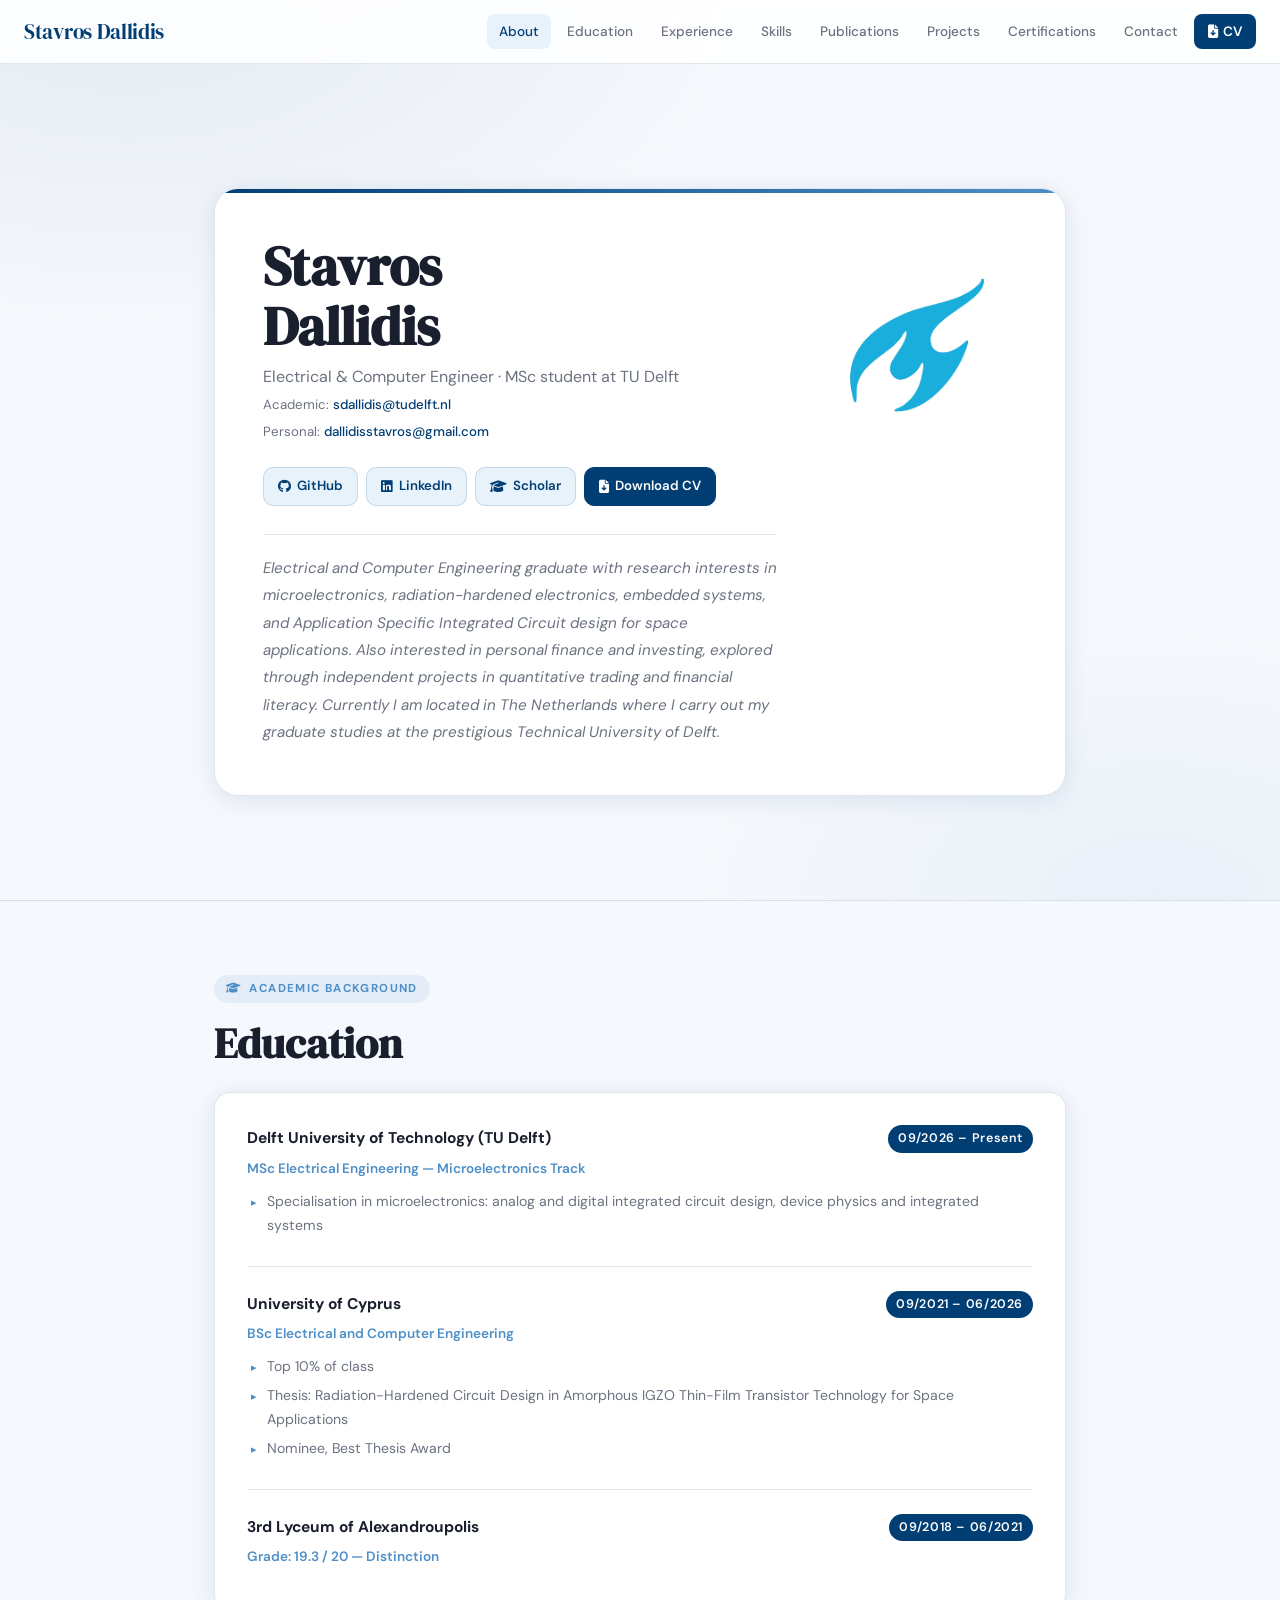
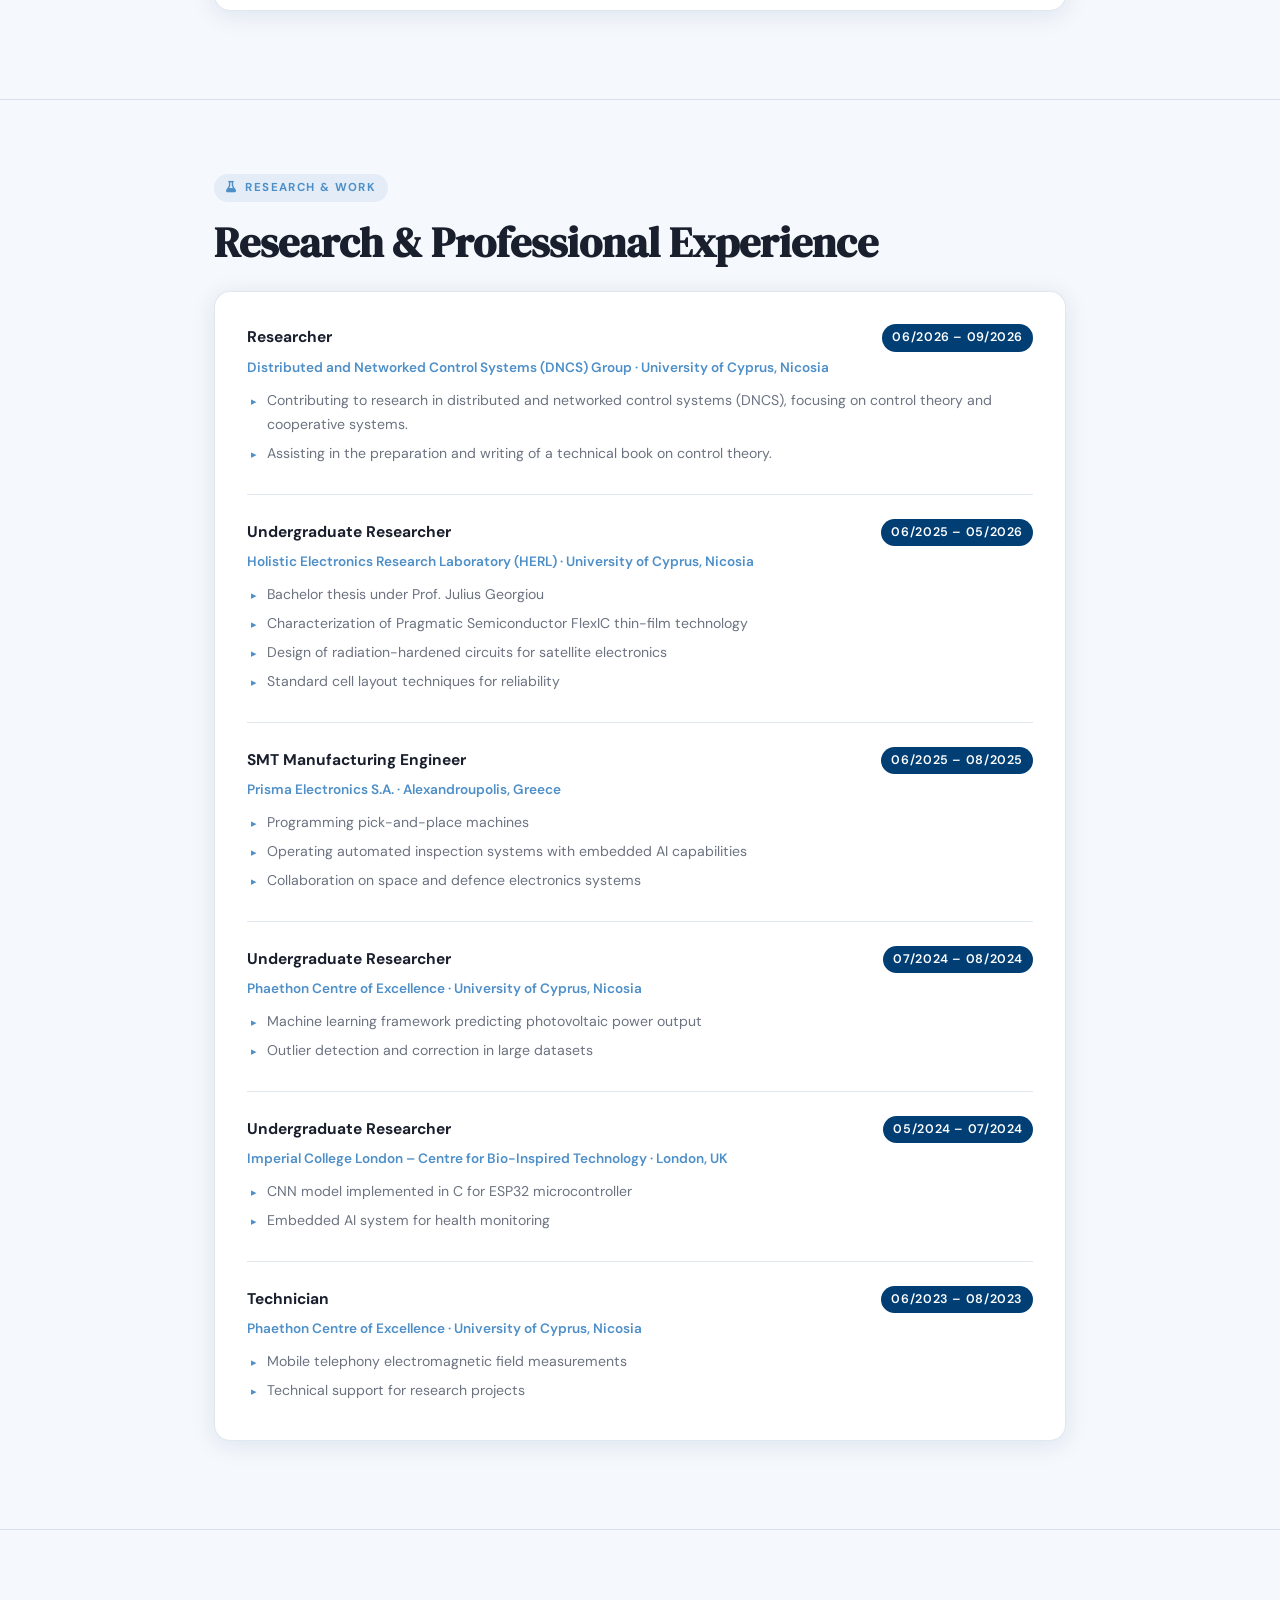
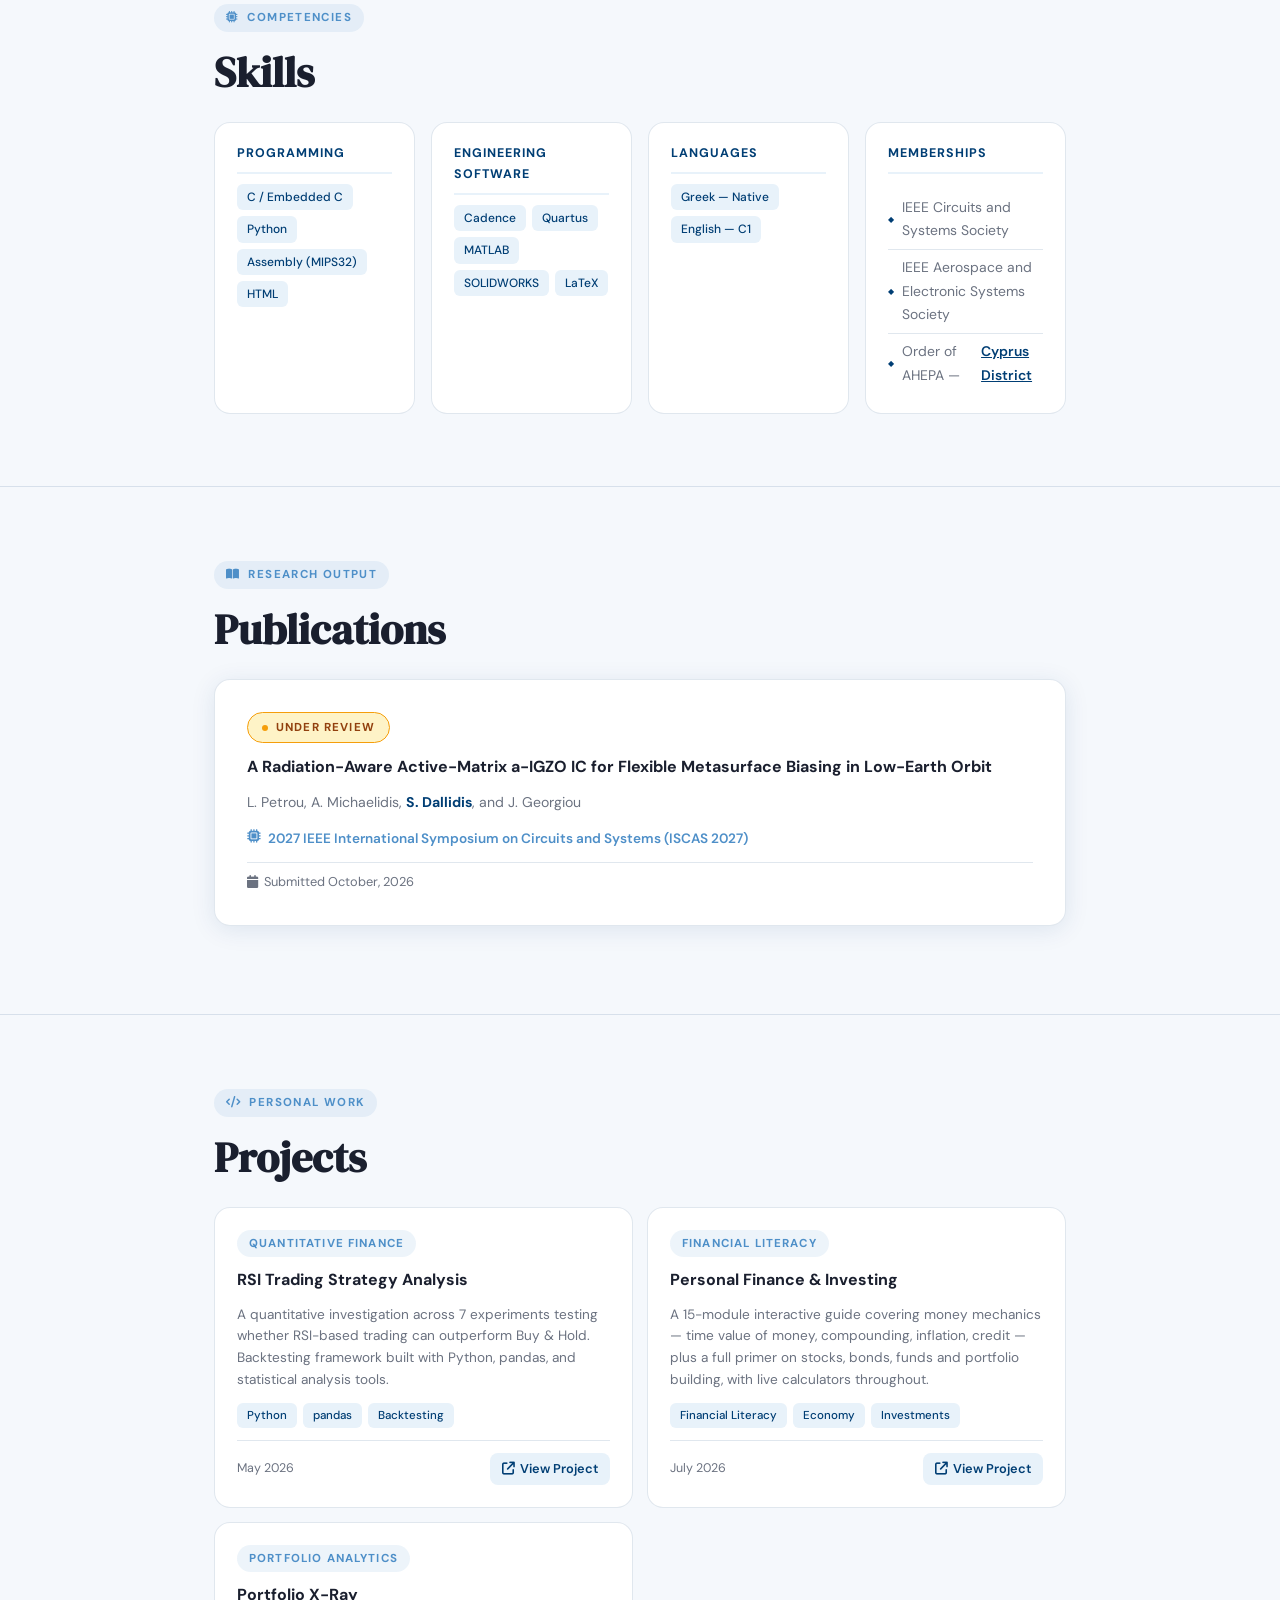
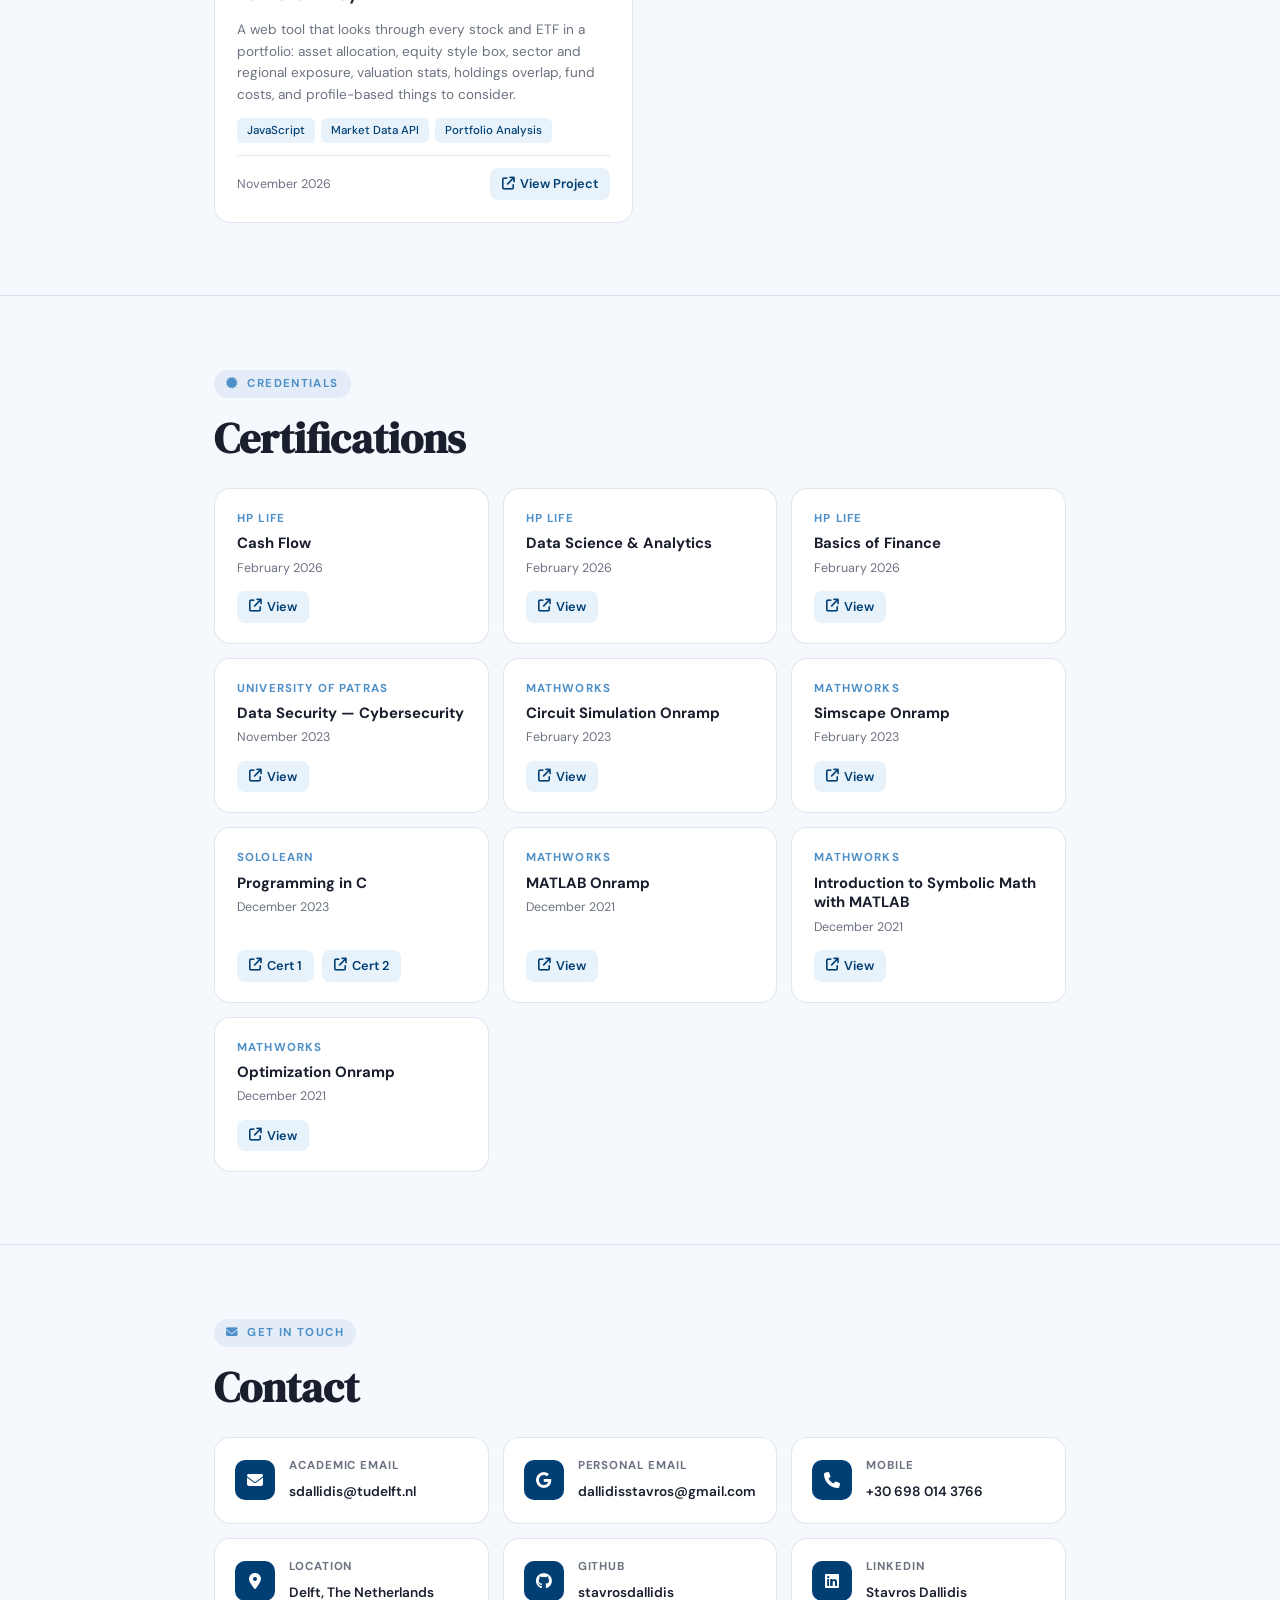
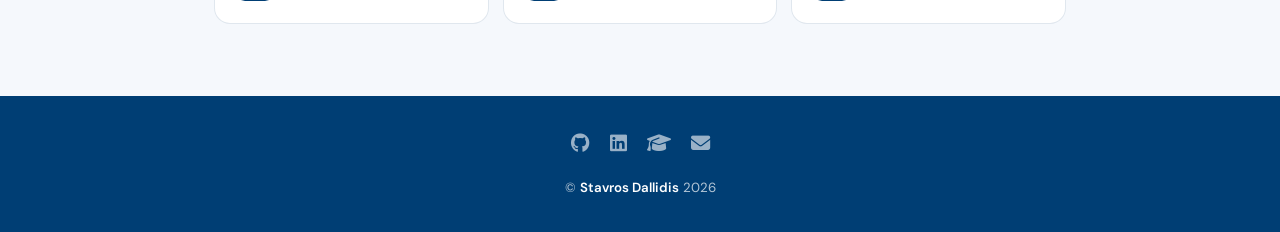
<file: index.html>
<!DOCTYPE html>
<html lang="en">
<head>
  <meta charset="utf-8">
  <meta name="viewport" content="width=device-width, initial-scale=1.0">
  <title>Stavros Dallidis | Electrical &amp; Computer Engineering</title>
  <!-- SEO -->
  <meta name="description" content="Stavros Dallidis – Electrical and Computer Engineering graduate of the University of Cyprus with research interests in microelectronics, radiation-hardened electronics, embedded systems, and ASIC design for space applications.">
  <meta name="keywords" content="Stavros Dallidis, Electrical Engineering, University of Cyprus, microelectronics, radiation hardened electronics, embedded systems, ASIC design, satellite electronics, aerospace electronics, avionics">
  <meta name="author" content="Stavros Dallidis">
  <!-- Open Graph -->
  <meta property="og:title" content="Stavros Dallidis | Electrical Engineering">
  <meta property="og:description" content="Electrical and Computer Engineering graduate of the University of Cyprus focusing on microelectronics and radiation-hardened systems.">
  <meta property="og:type" content="website">
  <meta property="og:url" content="https://stavrosdallidis.github.io">
  <!-- Fonts -->
  <link rel="preconnect" href="https://fonts.googleapis.com">
  <link rel="preconnect" href="https://fonts.gstatic.com" crossorigin>
  <link href="https://fonts.googleapis.com/css2?family=DM+Sans:ital,opsz,wght@0,9..40,300;0,9..40,400;0,9..40,500;0,9..40,600;0,9..40,700;1,9..40,300&family=DM+Serif+Display:ital@0;1&display=swap" rel="stylesheet">
  <!-- Icons -->
  <link rel="stylesheet" href="https://cdnjs.cloudflare.com/ajax/libs/font-awesome/6.5.0/css/all.min.css">
  <!-- Stylesheet -->
  <link rel="stylesheet" href="style.css">
</head>
<body>
<div id="progress-bar"></div>
<!-- ─── NAVBAR ──────────────────────────────────────────── -->
<nav class="navbar" id="navbar">
  <a href="#about" class="nav-logo">Stavros Dallidis</a>
  <div class="nav-links">
    <a href="#about" class="active">About</a>
    <a href="#education">Education</a>
    <a href="#experience">Experience</a>
    <a href="#skills">Skills</a>
    <a href="#publications">Publications</a>
    <a href="#projects">Projects</a>
    <a href="#certifications">Certifications</a>
    <a href="#contact">Contact</a>
    <a href="StavrosDallidisCV.pdf" target="_blank" class="cv-nav">
      <i class="fas fa-file-arrow-down" style="margin-right:5px"></i>CV
    </a>
  </div>
  <div class="hamburger" onclick="toggleMenu()" aria-label="Menu">
    <span></span><span></span><span></span>
  </div>
</nav>
<div class="mobile-menu" id="mobileMenu">
  <a href="#about" onclick="toggleMenu()">About</a>
  <a href="#education" onclick="toggleMenu()">Education</a>
  <a href="#experience" onclick="toggleMenu()">Experience</a>
  <a href="#skills" onclick="toggleMenu()">Skills</a>
  <a href="#publications" onclick="toggleMenu()">Publications</a>
  <a href="#projects" onclick="toggleMenu()">Projects</a>
  <a href="#certifications" onclick="toggleMenu()">Certifications</a>
  <a href="#contact" onclick="toggleMenu()">Contact</a>
  <a href="StavrosDallidisCV.pdf" target="_blank" onclick="toggleMenu()">Download CV</a>
</div>
<main>
  <!-- ─── HERO / ABOUT ──────────────────────────────────── -->
  <section id="about">
    <div class="container">
      <div class="hero-card fade-up">
        <div>
          <h1 class="hero-name">Stavros<br>Dallidis</h1>
          <div class="hero-title">Electrical &amp; Computer Engineer · MSc student at TU Delft</div>
          <div class="hero-emails">
            <p>Academic: <a href="mailto:sdallidis@tudelft.nl">sdallidis@tudelft.nl</a></p>
            <p>Personal: <a href="mailto:dallidisstavros@gmail.com">dallidisstavros@gmail.com</a></p>
          </div>
          <div class="profile-links">
            <a href="https://github.com/stavrosdallidis" target="_blank">
              <i class="fab fa-github"></i> GitHub
            </a>
            <a href="https://www.linkedin.com/in/stavros-dallidis-016212231/" target="_blank">
              <i class="fab fa-linkedin"></i> LinkedIn
            </a>
            <a href="https://scholar.google.com" target="_blank">
              <i class="fas fa-graduation-cap"></i> Scholar
            </a>
            <a href="StavrosDallidisCV.pdf" target="_blank" class="cv-btn">
              <i class="fas fa-file-arrow-down"></i> Download CV
            </a>
          </div>
          <p class="hero-bio">
            Electrical and Computer Engineering graduate with research interests in
            microelectronics, radiation-hardened electronics, embedded systems,
            and Application Specific Integrated Circuit design for space applications.
            Also interested in personal finance and investing, explored through independent
            projects in quantitative trading and financial literacy.
            Currently I am located in The Netherlands where I carry out my graduate studies 
            at the prestigious Technical University of Delft.
          </p>
        </div>
        <div class="hero-logo">
          <img src="TUD1.png" alt="Delft University of Technology">
        </div>
      </div>
    </div>
  </section>
  <hr class="divider">
  <!-- ─── EDUCATION ─────────────────────────────────────── -->
  <section id="education">
    <div class="container">
      <div class="fade-up">
        <div class="section-label"><i class="fas fa-graduation-cap"></i> Academic Background</div>
        <h2 class="section-title">Education</h2>
      </div>
      <div class="card fade-up">
        <div class="entry">
          <div class="entry-header">
            <div class="entry-title">Delft University of Technology (TU Delft)</div>
            <div class="entry-date">09/2026 – Present</div>
          </div>
          <div class="entry-org">MSc Electrical Engineering — Microelectronics Track</div>
          <ul class="entry-list">
            <li>Specialisation in microelectronics: analog and digital integrated circuit design, device physics and integrated systems</li>
          </ul>
        </div>
        <hr class="entry-divider">
        <div class="entry">
          <div class="entry-header">
            <div class="entry-title">University of Cyprus</div>
            <div class="entry-date">09/2021 – 06/2026</div>
          </div>
          <div class="entry-org">BSc Electrical and Computer Engineering</div>
          <ul class="entry-list">
            <li>Top 10% of class</li>
            <li>Thesis: Radiation-Hardened Circuit Design in Amorphous IGZO Thin-Film Transistor Technology for Space Applications</li>
            <li>Nominee, Best Thesis Award</li>
          </ul>
        </div>
        <hr class="entry-divider">
        <div class="entry">
          <div class="entry-header">
            <div class="entry-title">3rd Lyceum of Alexandroupolis</div>
            <div class="entry-date">09/2018 – 06/2021</div>
          </div>
          <div class="entry-org">Grade: 19.3 / 20 — Distinction</div>
        </div>
      </div>
    </div>
  </section>
  <hr class="divider">
  <!-- ─── EXPERIENCE ────────────────────────────────────── -->
  <section id="experience">
    <div class="container">
      <div class="fade-up">
        <div class="section-label"><i class="fas fa-flask"></i> Research &amp; Work</div>
        <h2 class="section-title">Research &amp; Professional Experience</h2>
      </div>
      <div class="card fade-up">
        <div class="entry">
          <div class="entry-header">
            <div class="entry-title">Researcher</div>
            <div class="entry-date">06/2026 – 09/2026</div>
          </div>
          <div class="entry-org">Distributed and Networked Control Systems (DNCS) Group · University of Cyprus, Nicosia</div>
          <ul class="entry-list">
            <li>Contributing to research in distributed and networked control systems (DNCS), focusing on control theory and cooperative systems.</li>
            <li>Assisting in the preparation and writing of a technical book on control theory.</li>
          </ul>
        </div>
        <hr class="entry-divider">
        <div class="entry">
          <div class="entry-header">
            <div class="entry-title">Undergraduate Researcher</div>
            <div class="entry-date">06/2025 – 05/2026</div>
          </div>
          <div class="entry-org">Holistic Electronics Research Laboratory (HERL) · University of Cyprus, Nicosia</div>
          <ul class="entry-list">
            <li>Bachelor thesis under Prof. Julius Georgiou</li>
            <li>Characterization of Pragmatic Semiconductor FlexIC thin-film technology</li>
            <li>Design of radiation-hardened circuits for satellite electronics</li>
            <li>Standard cell layout techniques for reliability</li>
          </ul>
        </div>
        <hr class="entry-divider">
        <div class="entry">
          <div class="entry-header">
            <div class="entry-title">SMT Manufacturing Engineer</div>
            <div class="entry-date">06/2025 – 08/2025</div>
          </div>
          <div class="entry-org">Prisma Electronics S.A. · Alexandroupolis, Greece</div>
          <ul class="entry-list">
            <li>Programming pick-and-place machines</li>
            <li>Operating automated inspection systems with embedded AI capabilities</li>
            <li>Collaboration on space and defence electronics systems</li>
          </ul>
        </div>
        <hr class="entry-divider">
        <div class="entry">
          <div class="entry-header">
            <div class="entry-title">Undergraduate Researcher</div>
            <div class="entry-date">07/2024 – 08/2024</div>
          </div>
          <div class="entry-org">Phaethon Centre of Excellence · University of Cyprus, Nicosia</div>
          <ul class="entry-list">
            <li>Machine learning framework predicting photovoltaic power output</li>
            <li>Outlier detection and correction in large datasets</li>
          </ul>
        </div>
        <hr class="entry-divider">
        <div class="entry">
          <div class="entry-header">
            <div class="entry-title">Undergraduate Researcher</div>
            <div class="entry-date">05/2024 – 07/2024</div>
          </div>
          <div class="entry-org">Imperial College London – Centre for Bio-Inspired Technology · London, UK</div>
          <ul class="entry-list">
            <li>CNN model implemented in C for ESP32 microcontroller</li>
            <li>Embedded AI system for health monitoring</li>
          </ul>
        </div>
        <hr class="entry-divider">
        <div class="entry">
          <div class="entry-header">
            <div class="entry-title">Technician</div>
            <div class="entry-date">06/2023 – 08/2023</div>
          </div>
          <div class="entry-org">Phaethon Centre of Excellence · University of Cyprus, Nicosia</div>
          <ul class="entry-list">
            <li>Mobile telephony electromagnetic field measurements</li>
            <li>Technical support for research projects</li>
          </ul>
        </div>
      </div>
    </div>
  </section>
  <hr class="divider">
  <!-- ─── SKILLS ────────────────────────────────────────── -->
  <section id="skills">
    <div class="container">
      <div class="fade-up">
        <div class="section-label"><i class="fas fa-microchip"></i> Competencies</div>
        <h2 class="section-title">Skills</h2>
      </div>
      <div class="skills-grid">
        <div class="skill-block fade-up">
          <h4>Programming</h4>
          <div class="skill-tags">
            <span class="skill-tag">C / Embedded C</span>
            <span class="skill-tag">Python</span>
            <span class="skill-tag">Assembly (MIPS32)</span>
            <span class="skill-tag">HTML</span>
          </div>
        </div>
        <div class="skill-block fade-up">
          <h4>Engineering Software</h4>
          <div class="skill-tags">
            <span class="skill-tag">Cadence</span>
            <span class="skill-tag">Quartus</span>
            <span class="skill-tag">MATLAB</span>
            <span class="skill-tag">SOLIDWORKS</span>
            <span class="skill-tag">LaTeX</span>
          </div>
        </div>
        <div class="skill-block fade-up">
          <h4>Languages</h4>
          <div class="skill-tags">
            <span class="skill-tag">Greek — Native</span>
            <span class="skill-tag">English — C1</span>
          </div>
        </div>
        <div class="skill-block fade-up">
          <h4>Memberships</h4>
          <ul class="memberships">
            <li>IEEE Circuits and Systems Society</li>
            <li>IEEE Aerospace and Electronic Systems Society</li>
            <li>Order of AHEPA — <a href="https://ahepacyprus.org/" target="_blank" style="color:var(--navy);font-weight:600;text-decoration:underline;">Cyprus District</a></li>
          </ul>
        </div>
      </div>
    </div>
  </section>
  <hr class="divider">
  <!-- ─── PUBLICATIONS ──────────────────────────────────── -->
  <section id="publications">
    <div class="container">
      <div class="fade-up">
        <div class="section-label"><i class="fas fa-book-open"></i> Research Output</div>
        <h2 class="section-title">Publications</h2>
      </div>
      <div class="card fade-up pub-card">
        <div class="pub-status" style="display:inline-flex;align-items:center;gap:8px;background-color:#fef3c7;color:#92400e;border:1.5px solid #f59e0b;padding:5px 14px;border-radius:20px;font-size:0.72rem;font-weight:700;letter-spacing:0.1em;text-transform:uppercase;width:fit-content;">Under Review</div>
        <div class="pub-title">
          A Radiation-Aware Active-Matrix a-IGZO IC for Flexible Metasurface Biasing in Low-Earth Orbit
        </div>
        <div class="pub-authors">
          L. Petrou, A. Michaelidis, <strong>S. Dallidis</strong>, and J. Georgiou
        </div>
        <div class="pub-venue">
          <i class="fas fa-microchip"></i>
          2027 IEEE International Symposium on Circuits and Systems (ISCAS 2027)
        </div>
        <div class="pub-meta">
          <span><i class="fas fa-calendar"></i> Submitted October, 2026</span>
        </div>
      </div>
    </div>
  </section>
  <hr class="divider">
  <!-- ─── PROJECTS ──────────────────────────────────────── -->
  <section id="projects">
    <div class="container">
      <div class="fade-up">
        <div class="section-label"><i class="fas fa-code"></i> Personal Work</div>
        <h2 class="section-title">Projects</h2>
      </div>
      <div class="project-grid">
        <!-- Project 1: RSI Trading Strategy -->
        <div class="project-card fade-up">
          <div class="project-tag">Quantitative Finance</div>
          <div class="project-name">RSI Trading Strategy Analysis</div>
          <div class="project-desc">
            A quantitative investigation across 7 experiments testing whether RSI-based 
            trading can outperform Buy &amp; Hold. Backtesting framework built with Python, 
            pandas, and statistical analysis tools.
          </div>
          <div class="project-tech">
            <span class="project-tech-tag">Python</span>
            <span class="project-tech-tag">pandas</span>
            <span class="project-tech-tag">Backtesting</span>
          </div>
          <div class="project-footer">
            <span class="project-date">May 2026</span>
            <a href="notebook1.html" target="_blank" class="project-link">
              <i class="fas fa-arrow-up-right-from-square"></i> View Project
            </a>
          </div>
        </div>
        <!-- Project 2: Personal Finance & Investing -->
        <div class="project-card fade-up">
          <div class="project-tag">Financial Literacy</div>
          <div class="project-name">Personal Finance &amp; Investing</div>
          <div class="project-desc">
            A 15-module interactive guide covering money mechanics — time value of money,
            compounding, inflation, credit — plus a full primer on stocks, bonds, funds and
            portfolio building, with live calculators throughout.
          </div>
          <div class="project-tech">
            <span class="project-tech-tag">Financial Literacy</span>
            <span class="project-tech-tag">Economy</span>
            <span class="project-tech-tag">Investments</span>
          </div>
          <div class="project-footer">
            <span class="project-date">July 2026</span>
            <a href="personal-finance-deck.html" target="_blank" class="project-link">
              <i class="fas fa-arrow-up-right-from-square"></i> View Project
            </a>
          </div>
        </div>
        <!-- Project 3: Portfolio X-Ray -->
        <div class="project-card fade-up">
          <div class="project-tag">Portfolio Analytics</div>
          <div class="project-name">Portfolio X-Ray</div>
          <div class="project-desc">
            A web tool that looks through every stock and ETF in a portfolio: asset allocation,
            equity style box, sector and regional exposure, valuation stats, holdings overlap,
            fund costs, and profile-based things to consider.
          </div>
          <div class="project-tech">
            <span class="project-tech-tag">JavaScript</span>
            <span class="project-tech-tag">Market Data API</span>
            <span class="project-tech-tag">Portfolio Analysis</span>
          </div>
          <div class="project-footer">
            <span class="project-date">November 2026</span>
            <a href="xray.html" target="_blank" class="project-link">
              <i class="fas fa-arrow-up-right-from-square"></i> View Project
            </a>
          </div>
        </div>
      </div>
    </div>
  </section>
  <hr class="divider">
  <!-- ─── CERTIFICATIONS ────────────────────────────────── -->
  <section id="certifications">
    <div class="container">
      <div class="fade-up">
        <div class="section-label"><i class="fas fa-certificate"></i> Credentials</div>
        <h2 class="section-title">Certifications</h2>
      </div>
      <div class="cert-grid">
        <div class="cert-card fade-up">
          <div>
            <div class="cert-issuer">HP Life</div>
            <div class="cert-name">Cash Flow</div>
            <div class="cert-date">February 2026</div>
          </div>
          <a href="Cash Flow.pdf" target="_blank" class="cert-link">
            <i class="fas fa-arrow-up-right-from-square"></i> View
          </a>
        </div>
        <div class="cert-card fade-up">
          <div>
            <div class="cert-issuer">HP Life</div>
            <div class="cert-name">Data Science &amp; Analytics</div>
            <div class="cert-date">February 2026</div>
          </div>
          <a href="Data Science &amp; Analytics.pdf" target="_blank" class="cert-link">
            <i class="fas fa-arrow-up-right-from-square"></i> View
          </a>
        </div>
        <div class="cert-card fade-up">
          <div>
            <div class="cert-issuer">HP Life</div>
            <div class="cert-name">Basics of Finance</div>
            <div class="cert-date">February 2026</div>
          </div>
          <a href="Basics of Finance certificate HP.pdf" target="_blank" class="cert-link">
            <i class="fas fa-arrow-up-right-from-square"></i> View
          </a>
        </div>
        <div class="cert-card fade-up">
          <div>
            <div class="cert-issuer">University of Patras</div>
            <div class="cert-name">Data Security — Cybersecurity</div>
            <div class="cert-date">November 2023</div>
          </div>
          <a href="ΒΕΒΑΙΩΣΗ_01_CS_4.pdf.pdf" target="_blank" class="cert-link">
            <i class="fas fa-arrow-up-right-from-square"></i> View
          </a>
        </div>
        <div class="cert-card fade-up">
          <div>
            <div class="cert-issuer">MathWorks</div>
            <div class="cert-name">Circuit Simulation Onramp</div>
            <div class="cert-date">February 2023</div>
          </div>
          <a href="certificate (4).pdf" target="_blank" class="cert-link">
            <i class="fas fa-arrow-up-right-from-square"></i> View
          </a>
        </div>
        <div class="cert-card fade-up">
          <div>
            <div class="cert-issuer">MathWorks</div>
            <div class="cert-name">Simscape Onramp</div>
            <div class="cert-date">February 2023</div>
          </div>
          <a href="certificate (3).pdf" target="_blank" class="cert-link">
            <i class="fas fa-arrow-up-right-from-square"></i> View
          </a>
        </div>
        <div class="cert-card fade-up">
          <div>
            <div class="cert-issuer">Sololearn</div>
            <div class="cert-name">Programming in C</div>
            <div class="cert-date">December 2023</div>
          </div>
          <div class="cert-links-row">
            <a href="C_intermediate_certificate.pdf" target="_blank" class="cert-link">
              <i class="fas fa-arrow-up-right-from-square"></i> Cert 1
            </a>
            <a href="c certificate.pdf" target="_blank" class="cert-link">
              <i class="fas fa-arrow-up-right-from-square"></i> Cert 2
            </a>
          </div>
        </div>
        <div class="cert-card fade-up">
          <div>
            <div class="cert-issuer">MathWorks</div>
            <div class="cert-name">MATLAB Onramp</div>
            <div class="cert-date">December 2021</div>
          </div>
          <a href="certificate.pdf" target="_blank" class="cert-link">
            <i class="fas fa-arrow-up-right-from-square"></i> View
          </a>
        </div>
        <div class="cert-card fade-up">
          <div>
            <div class="cert-issuer">MathWorks</div>
            <div class="cert-name">Introduction to Symbolic Math with MATLAB</div>
            <div class="cert-date">December 2021</div>
          </div>
          <a href="certificate (1).pdf" target="_blank" class="cert-link">
            <i class="fas fa-arrow-up-right-from-square"></i> View
          </a>
        </div>
        <div class="cert-card fade-up">
          <div>
            <div class="cert-issuer">MathWorks</div>
            <div class="cert-name">Optimization Onramp</div>
            <div class="cert-date">December 2021</div>
          </div>
          <a href="certificate (2).pdf" target="_blank" class="cert-link">
            <i class="fas fa-arrow-up-right-from-square"></i> View
          </a>
        </div>
      </div>
    </div>
  </section>
  <hr class="divider">
  <!-- ─── CONTACT ───────────────────────────────────────── -->
  <section id="contact">
    <div class="container">
      <div class="fade-up">
        <div class="section-label"><i class="fas fa-envelope"></i> Get in Touch</div>
        <h2 class="section-title">Contact</h2>
      </div>
      <div class="contact-grid">
        <a href="mailto:sdallidis@tudelft.nl" class="contact-item fade-up">
          <div class="contact-icon"><i class="fas fa-envelope"></i></div>
          <div class="contact-info">
            <label>Academic Email</label>
            <span>sdallidis@tudelft.nl</span>
          </div>
        </a>
        <a href="mailto:dallidisstavros@gmail.com" class="contact-item fade-up">
          <div class="contact-icon"><i class="fab fa-google"></i></div>
          <div class="contact-info">
            <label>Personal Email</label>
            <span>dallidisstavros@gmail.com</span>
          </div>
        </a>
        <div class="contact-item fade-up">
          <div class="contact-icon"><i class="fas fa-phone"></i></div>
          <div class="contact-info">
            <label>Mobile</label>
            <span>+30 698 014 3766</span>
          </div>
        </div>
        <div class="contact-item fade-up">
          <div class="contact-icon"><i class="fas fa-location-dot"></i></div>
          <div class="contact-info">
            <label>Location</label>
            <span>Delft, The Netherlands</span>
          </div>
        </div>
        <a href="https://github.com/stavrosdallidis" target="_blank" class="contact-item fade-up">
          <div class="contact-icon"><i class="fab fa-github"></i></div>
          <div class="contact-info">
            <label>GitHub</label>
            <span>stavrosdallidis</span>
          </div>
        </a>
        <a href="https://www.linkedin.com/in/stavros-dallidis-016212231/" target="_blank" class="contact-item fade-up">
          <div class="contact-icon"><i class="fab fa-linkedin"></i></div>
          <div class="contact-info">
            <label>LinkedIn</label>
            <span>Stavros Dallidis</span>
          </div>
        </a>
      </div>
    </div>
  </section>
</main>
<!-- ─── FOOTER ────────────────────────────────────────────── -->
<footer>
  <div class="footer-links">
    <a href="https://github.com/stavrosdallidis" target="_blank" title="GitHub"><i class="fab fa-github"></i></a>
    <a href="https://www.linkedin.com/in/stavros-dallidis-016212231/" target="_blank" title="LinkedIn"><i class="fab fa-linkedin"></i></a>
    <a href="https://scholar.google.com" target="_blank" title="Google Scholar"><i class="fas fa-graduation-cap"></i></a>
    <a href="mailto:sdalli01@ucy.ac.cy" title="Email"><i class="fas fa-envelope"></i></a>
  </div>
  <p>&copy; <span>Stavros Dallidis</span> 2026
</footer>
<script>
  // Scroll progress bar + navbar shadow + active nav link
  window.addEventListener('scroll', () => {
    const scrollTop = document.documentElement.scrollTop;
    const scrollHeight = document.documentElement.scrollHeight - window.innerHeight;
    document.getElementById('progress-bar').style.width = (scrollTop / scrollHeight * 100) + '%';
    document.getElementById('navbar').classList.toggle('scrolled', scrollTop > 10);
    const sections = ['about', 'education', 'experience', 'skills', 'publications', 'projects', 'certifications', 'contact'];
    let current = 'about';
    sections.forEach(id => {
      const el = document.getElementById(id);
      if (el && el.getBoundingClientRect().top <= 90) current = id;
    });
    document.querySelectorAll('.nav-links a').forEach(a => {
      a.classList.toggle('active', a.getAttribute('href') === '#' + current);
    });
  });
  // Mobile menu toggle
  function toggleMenu() {
    document.getElementById('mobileMenu').classList.toggle('open');
  }
  // Fade-up on scroll into view
  const observer = new IntersectionObserver(entries => {
    entries.forEach(e => { if (e.isIntersecting) e.target.classList.add('visible'); });
  }, { threshold: 0.1 });
  document.querySelectorAll('.fade-up').forEach(el => observer.observe(el));
</script>
</body>
</html>
</file>
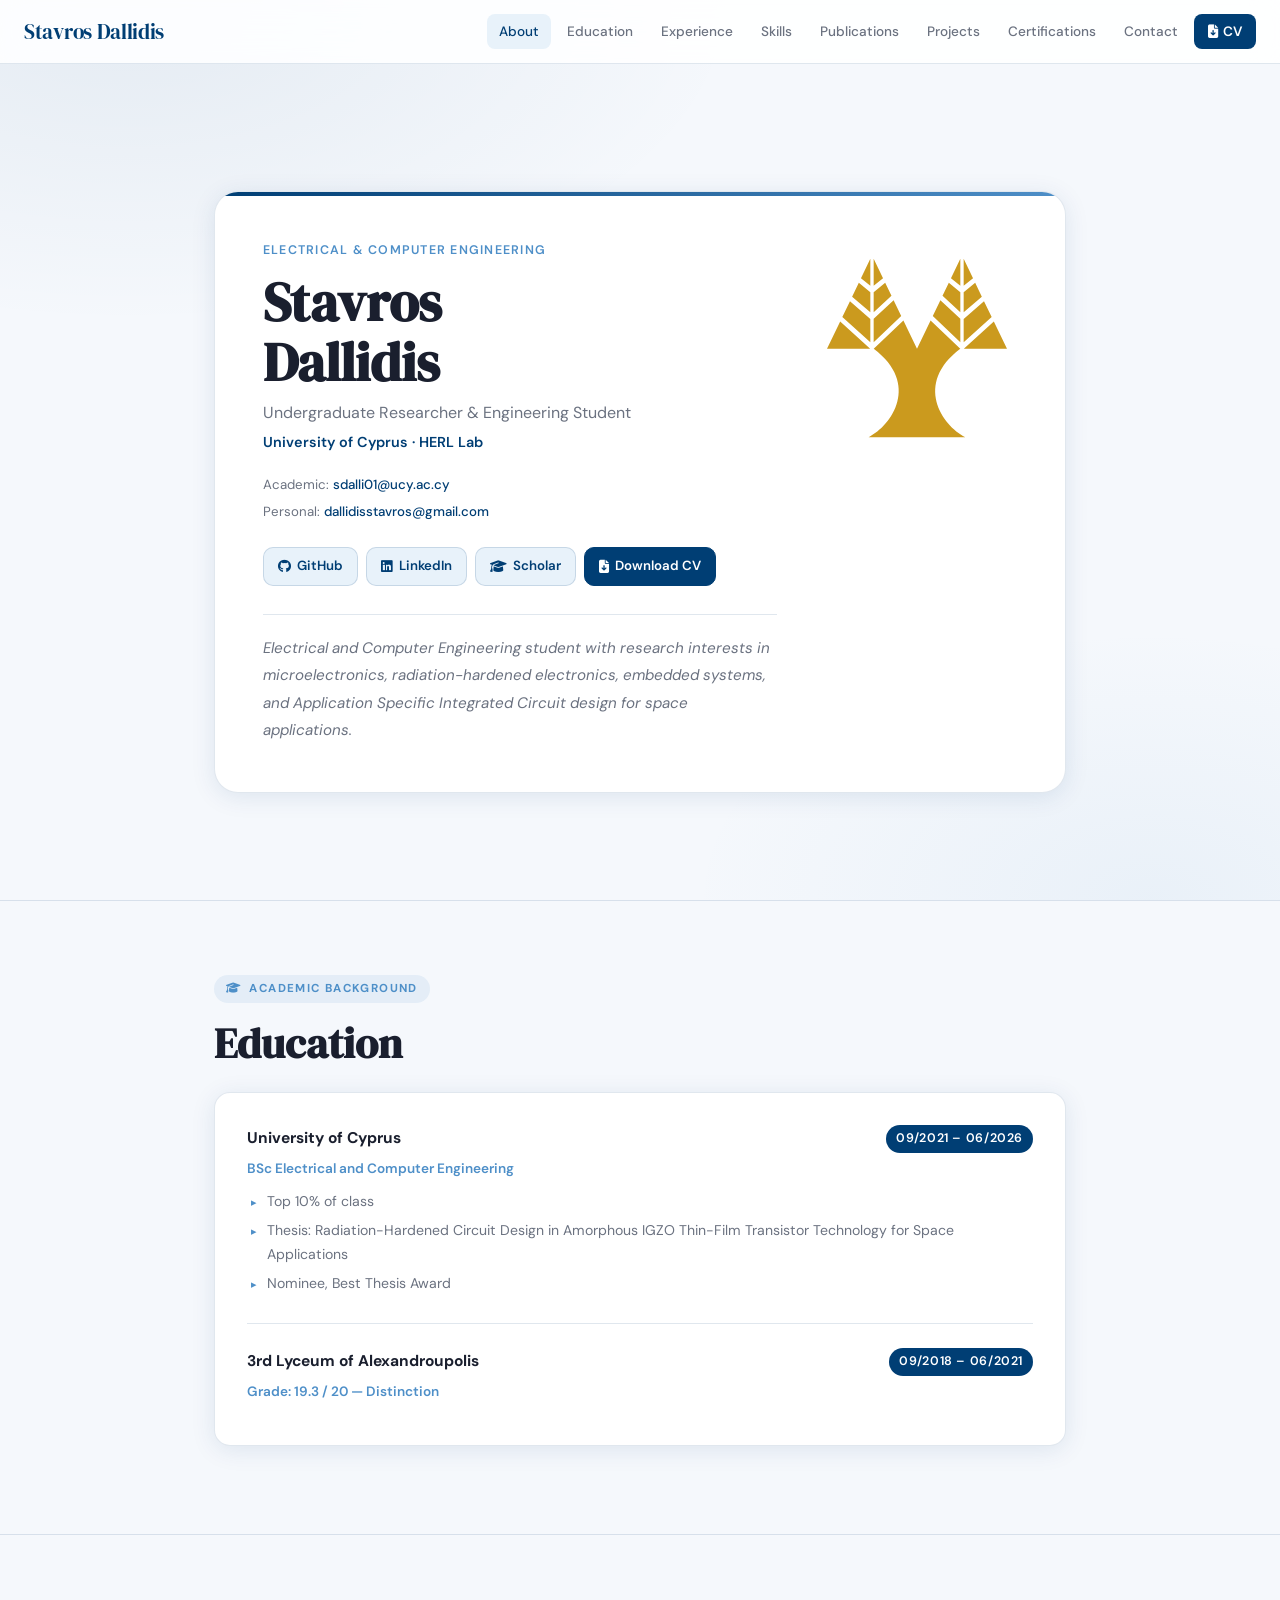
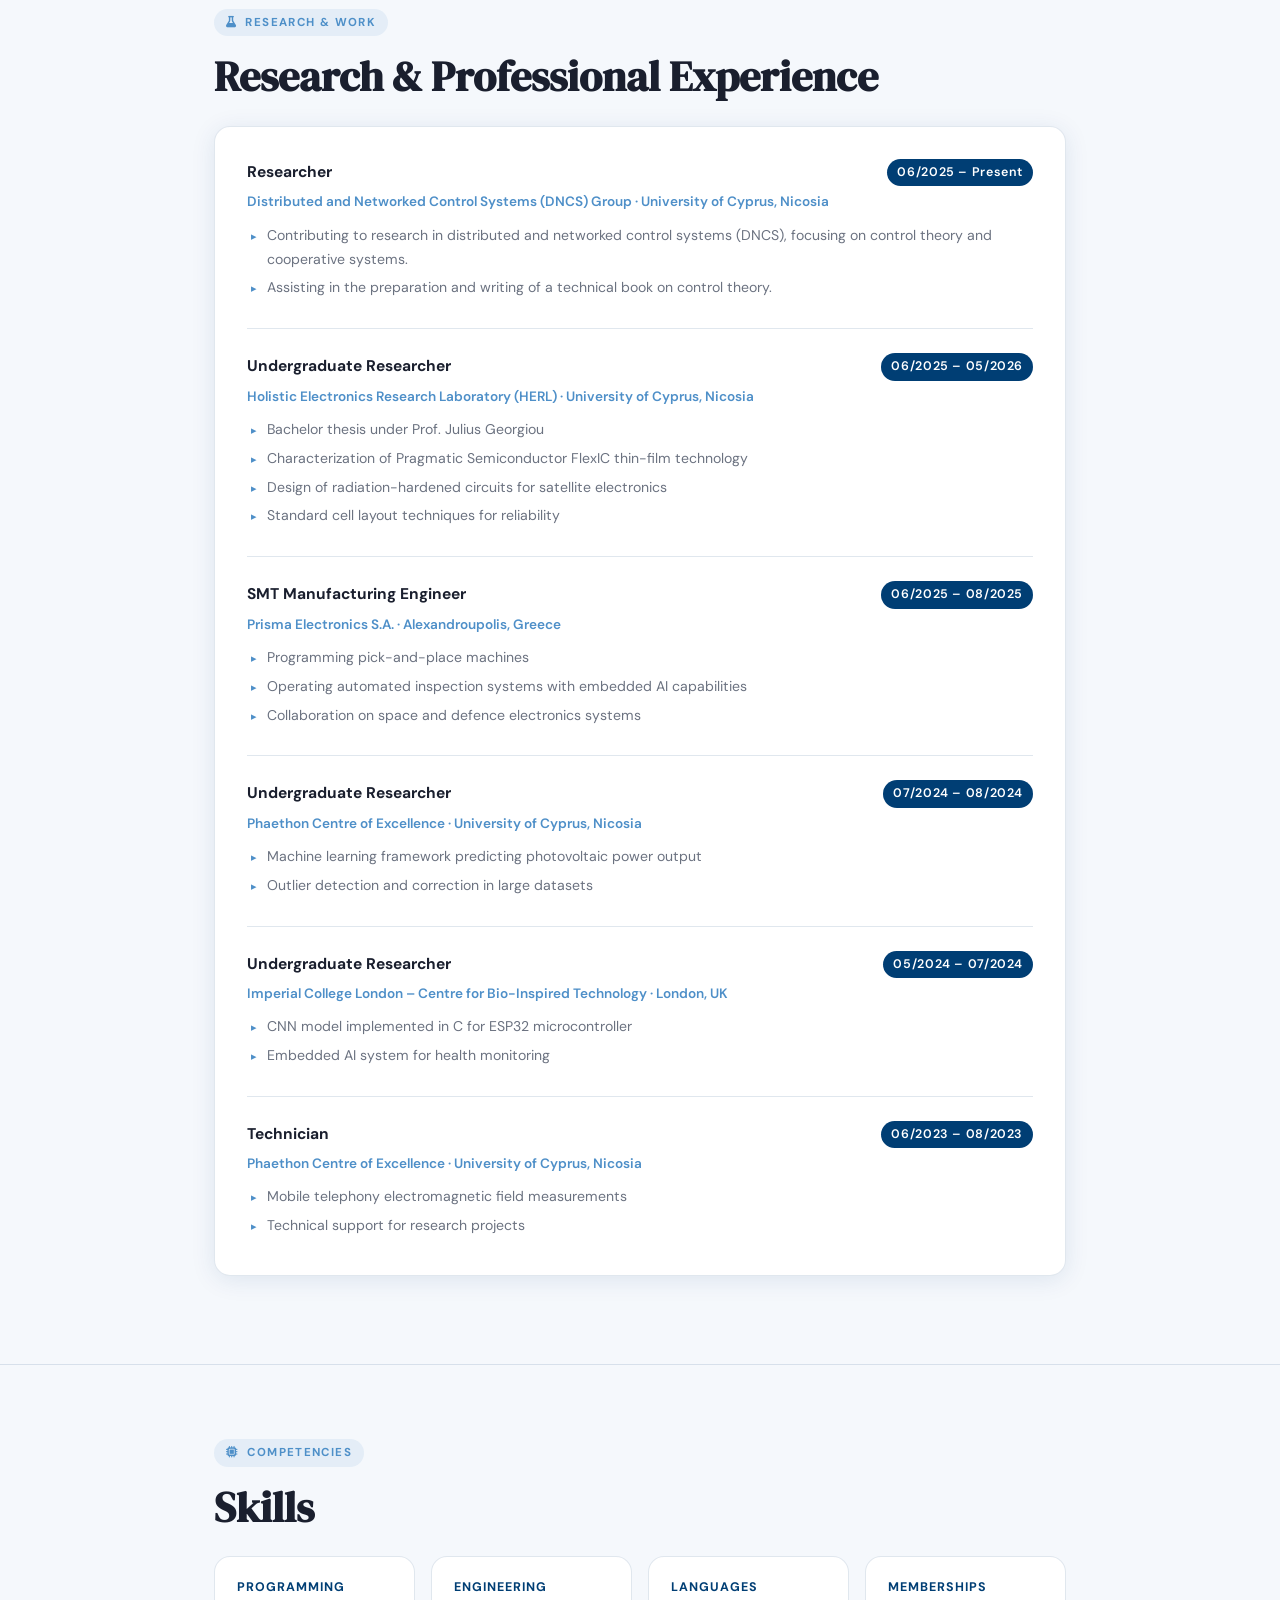
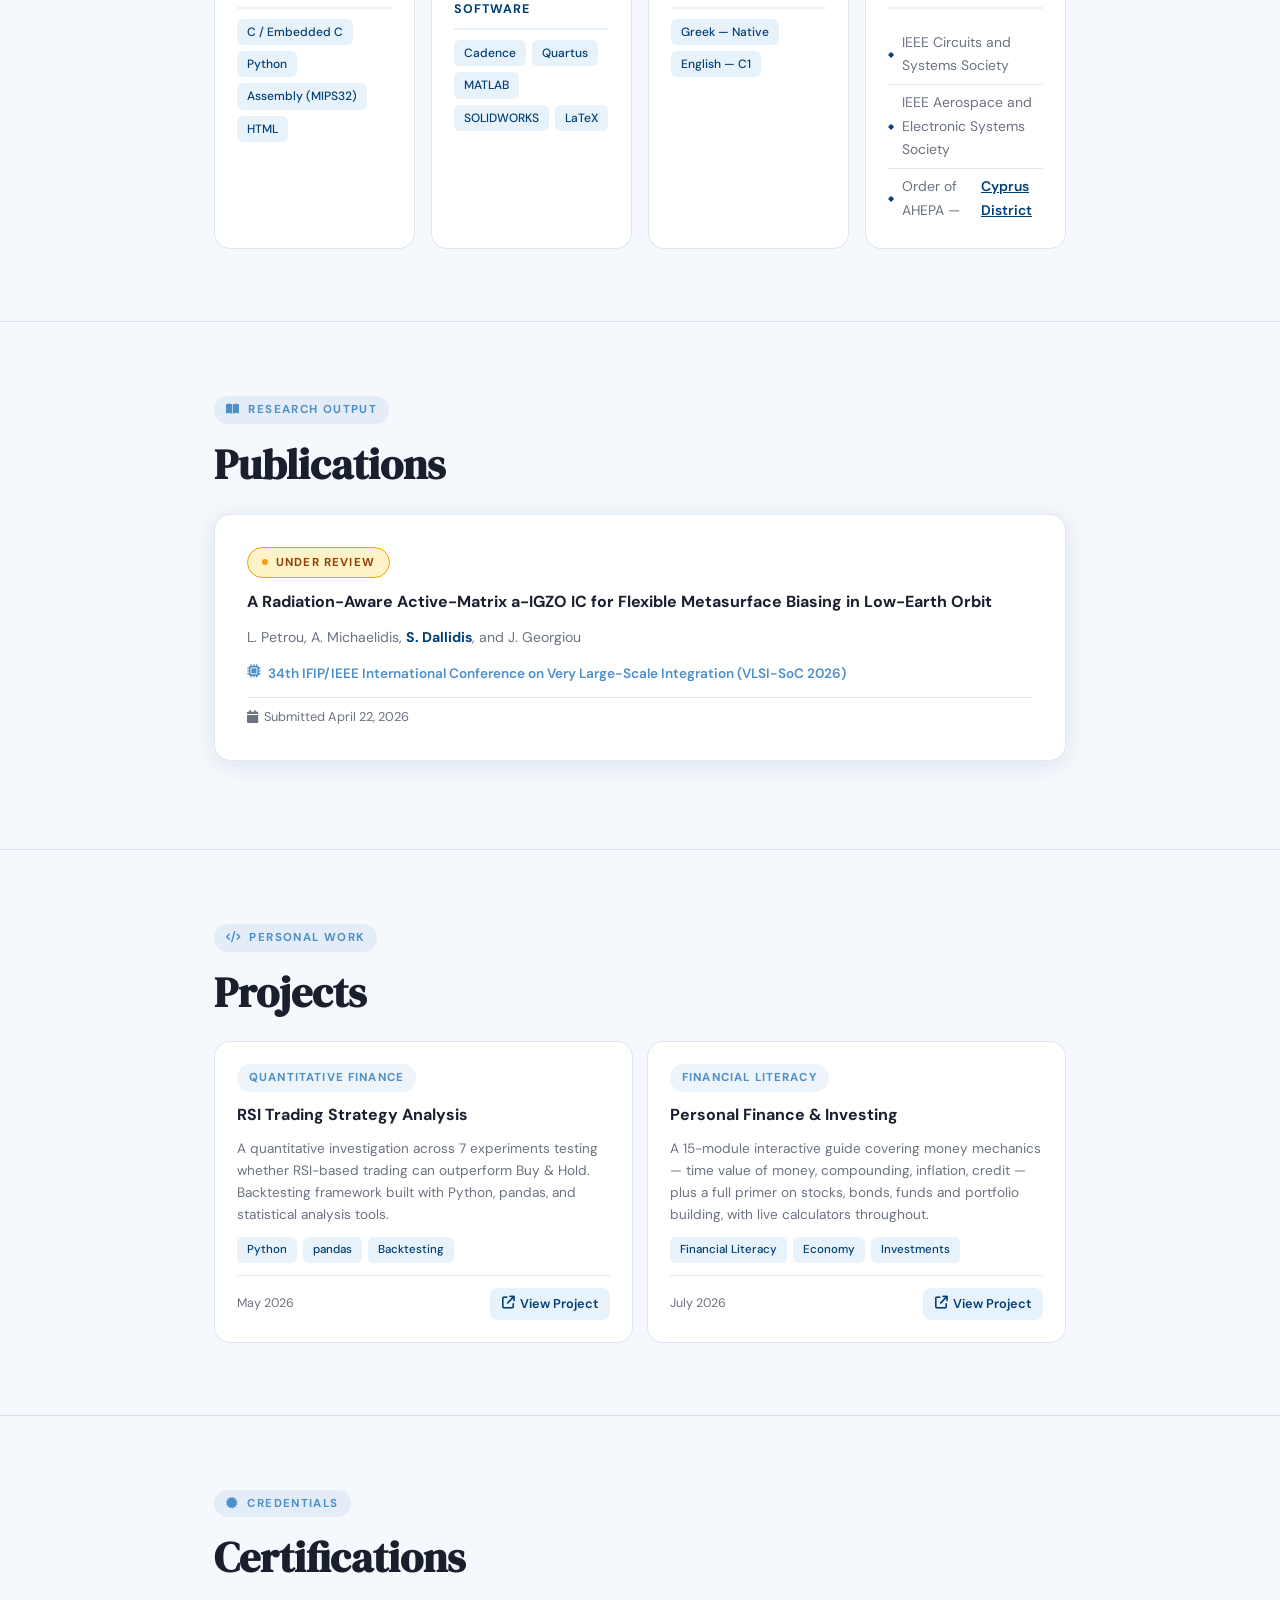
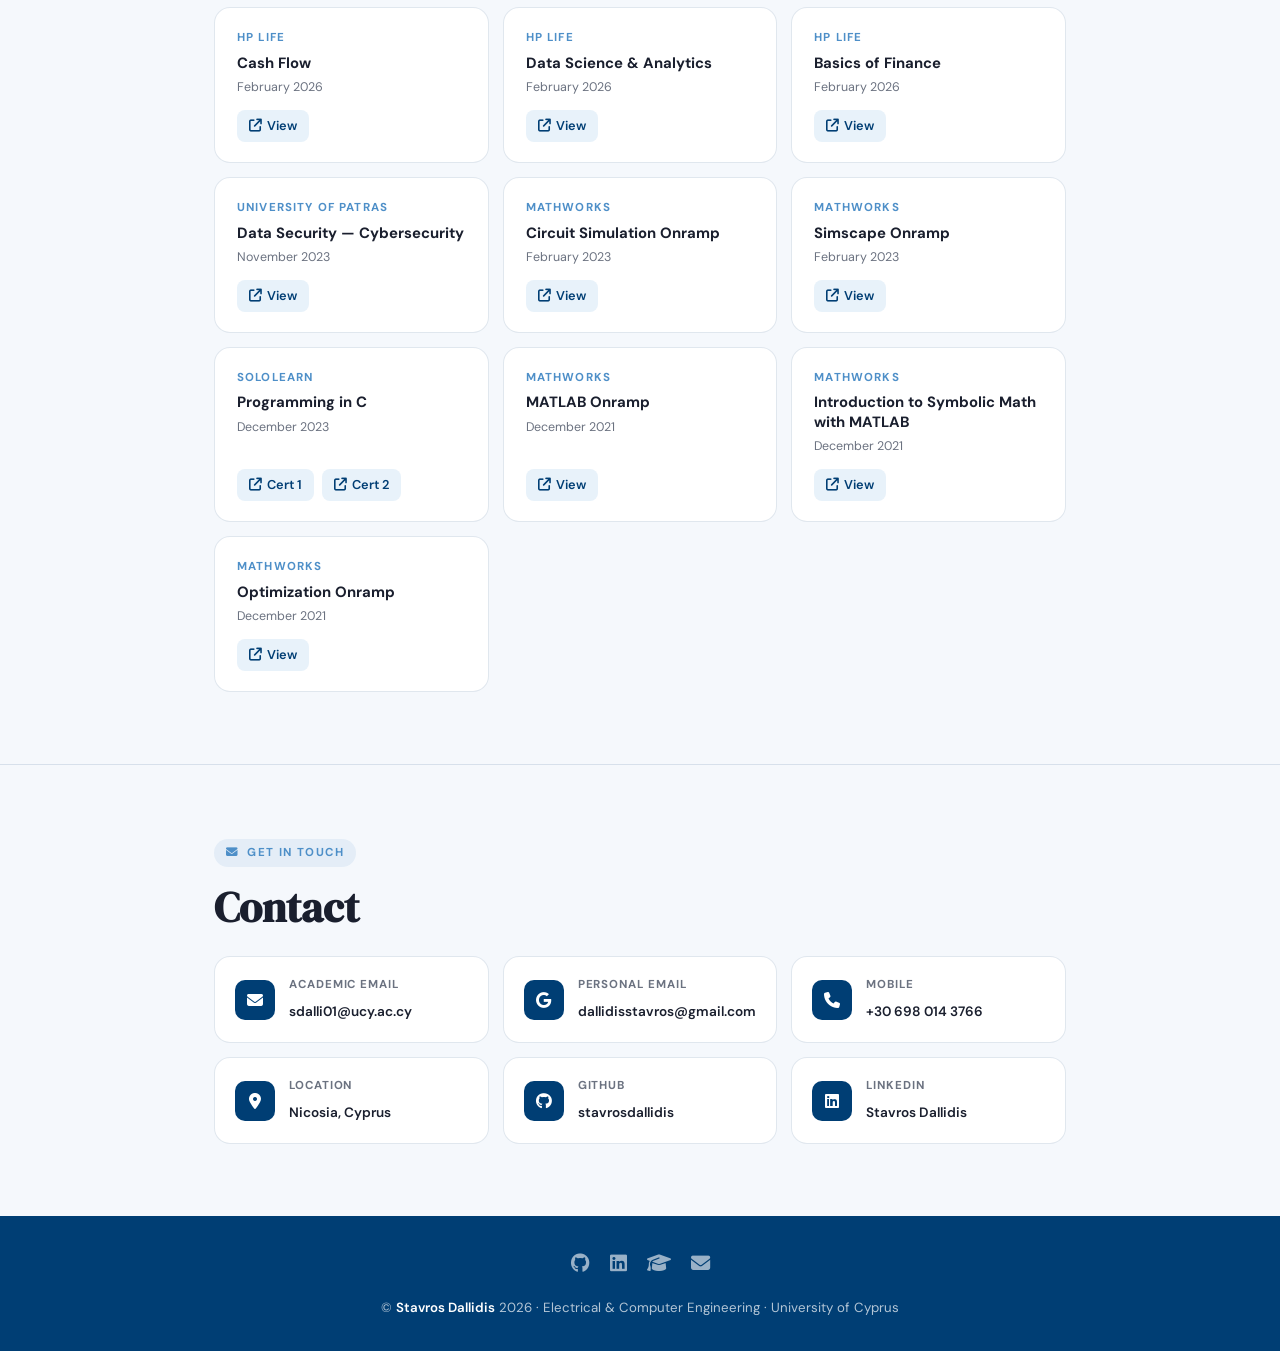
<file: stavrosdallidis.github.io-main/stavrosdallidis.github.io-main/index.html>
<!DOCTYPE html>
<html lang="en">
<head>
  <meta charset="utf-8">
  <meta name="viewport" content="width=device-width, initial-scale=1.0">
  <title>Stavros Dallidis | Electrical & Computer Engineering</title>

  <!-- SEO -->
  <meta name="description" content="Stavros Dallidis – Electrical and Computer Engineering student at the University of Cyprus with research interests in microelectronics, radiation-hardened electronics, embedded systems, and ASIC design for space applications.">
  <meta name="keywords" content="Stavros Dallidis, Electrical Engineering, University of Cyprus, microelectronics, radiation hardened electronics, embedded systems, ASIC design, satellite electronics, aerospace electronics, avionics">
  <meta name="author" content="Stavros Dallidis">

  <!-- Open Graph -->
  <meta property="og:title" content="Stavros Dallidis | Electrical Engineering">
  <meta property="og:description" content="Electrical and Computer Engineering student at the University of Cyprus focusing on microelectronics and radiation-hardened systems.">
  <meta property="og:type" content="website">
  <meta property="og:url" content="https://stavrosdallidis.github.io">

  <!-- Fonts -->
  <link rel="preconnect" href="https://fonts.googleapis.com">
  <link rel="preconnect" href="https://fonts.gstatic.com" crossorigin>
  <link href="https://fonts.googleapis.com/css2?family=DM+Sans:ital,opsz,wght@0,9..40,300;0,9..40,400;0,9..40,500;0,9..40,600;0,9..40,700;1,9..40,300&family=DM+Serif+Display:ital@0;1&display=swap" rel="stylesheet">

  <!-- Icons -->
  <link rel="stylesheet" href="https://cdnjs.cloudflare.com/ajax/libs/font-awesome/6.5.0/css/all.min.css">

  <!-- Stylesheet -->
  <link rel="stylesheet" href="style.css">
</head>
<body>

<div id="progress-bar"></div>

<!-- ─── NAVBAR ──────────────────────────────────────────── -->
<nav class="navbar" id="navbar">
  <a href="#about" class="nav-logo">Stavros Dallidis</a>
  <div class="nav-links">
    <a href="#about" class="active">About</a>
    <a href="#education">Education</a>
    <a href="#experience">Experience</a>
    <a href="#skills">Skills</a>
    <a href="#publications">Publications</a>
    <a href="#projects">Projects</a>
    <a href="#certifications">Certifications</a>
    <a href="#contact">Contact</a>
    <a href="StavrosDallidisCV.pdf" target="_blank" class="cv-nav">
      <i class="fas fa-file-arrow-down" style="margin-right:5px"></i>CV
    </a>
  </div>
  <div class="hamburger" onclick="toggleMenu()" aria-label="Menu">
    <span></span><span></span><span></span>
  </div>
</nav>

<div class="mobile-menu" id="mobileMenu">
  <a href="#about" onclick="toggleMenu()">About</a>
  <a href="#education" onclick="toggleMenu()">Education</a>
  <a href="#experience" onclick="toggleMenu()">Experience</a>
  <a href="#skills" onclick="toggleMenu()">Skills</a>
  <a href="#publications" onclick="toggleMenu()">Publications</a>
  <a href="#projects" onclick="toggleMenu()">Projects</a>
  <a href="#certifications" onclick="toggleMenu()">Certifications</a>
  <a href="#contact" onclick="toggleMenu()">Contact</a>
  <a href="StavrosDallidisCV.pdf" target="_blank" onclick="toggleMenu()">Download CV</a>
</div>

<main>

  <!-- ─── HERO / ABOUT ──────────────────────────────────── -->
  <section id="about">
    <div class="container">
      <div class="hero-card fade-up">
        <div>
          <div class="hero-eyebrow">Electrical &amp; Computer Engineering</div>
          <h1 class="hero-name">Stavros<br>Dallidis</h1>
          <div class="hero-title">Undergraduate Researcher &amp; Engineering Student</div>
          <div class="hero-org">University of Cyprus · HERL Lab</div>

          <div class="hero-emails">
            <p>Academic: <a href="mailto:sdalli01@ucy.ac.cy">sdalli01@ucy.ac.cy</a></p>
            <p>Personal: <a href="mailto:dallidisstavros@gmail.com">dallidisstavros@gmail.com</a></p>
          </div>

          <div class="profile-links">
            <a href="https://github.com/stavrosdallidis" target="_blank">
              <i class="fab fa-github"></i> GitHub
            </a>
            <a href="https://www.linkedin.com/in/stavros-dallidis-016212231/" target="_blank">
              <i class="fab fa-linkedin"></i> LinkedIn
            </a>
            <a href="https://scholar.google.com" target="_blank">
              <i class="fas fa-graduation-cap"></i> Scholar
            </a>
            <a href="StavrosDallidisCV.pdf" target="_blank" class="cv-btn">
              <i class="fas fa-file-arrow-down"></i> Download CV
            </a>
          </div>

          <p class="hero-bio">
            Electrical and Computer Engineering student with research interests in
            microelectronics, radiation-hardened electronics, embedded systems,
            and Application Specific Integrated Circuit design for space applications.
          </p>
        </div>

        <div class="hero-logo">
          <img src="University%20of%20Cyprus.svg" alt="University of Cyprus">
        </div>
      </div>
    </div>
  </section>

  <hr class="divider">

  <!-- ─── EDUCATION ─────────────────────────────────────── -->
  <section id="education">
    <div class="container">
      <div class="fade-up">
        <div class="section-label"><i class="fas fa-graduation-cap"></i> Academic Background</div>
        <h2 class="section-title">Education</h2>
      </div>

      <div class="card fade-up">
        <div class="entry">
          <div class="entry-header">
            <div class="entry-title">University of Cyprus</div>
            <div class="entry-date">09/2021 – 06/2026</div>
          </div>
          <div class="entry-org">BSc Electrical and Computer Engineering</div>
          <ul class="entry-list">
            <li>Top 10% of class</li>
            <li>Thesis: Radiation-Hardened Circuit Design in Amorphous IGZO Thin-Film Transistor Technology for Space Applications</li>
            <li>Nominee, Best Thesis Award</li>
          </ul>
        </div>

        <hr class="entry-divider">

        <div class="entry">
          <div class="entry-header">
            <div class="entry-title">3rd Lyceum of Alexandroupolis</div>
            <div class="entry-date">09/2018 – 06/2021</div>
          </div>
          <div class="entry-org">Grade: 19.3 / 20 — Distinction</div>
        </div>
      </div>
    </div>
  </section>

  <hr class="divider">

  <!-- ─── EXPERIENCE ────────────────────────────────────── -->
  <section id="experience">
    <div class="container">
      <div class="fade-up">
        <div class="section-label"><i class="fas fa-flask"></i> Research &amp; Work</div>
        <h2 class="section-title">Research &amp; Professional Experience</h2>
      </div>


      <div class="card fade-up">
        <div class="entry">
          <div class="entry-header">
            <div class="entry-title">Researcher</div>
            <div class="entry-date">06/2025 – Present</div>
          </div>
          <div class="entry-org">Distributed and Networked Control Systems (DNCS) Group · University of Cyprus, Nicosia</div>
          <ul class="entry-list">
            <li>Contributing to research in distributed and networked control systems (DNCS), focusing on control theory and cooperative systems.</li>
            <li>Assisting in the preparation and writing of a technical book on control theory.</li>
          </ul>
        </div>

        <hr class="entry-divider">

        <div class="entry">
          <div class="entry-header">
            <div class="entry-title">Undergraduate Researcher</div>
            <div class="entry-date">06/2025 – 05/2026</div>
          </div>
          <div class="entry-org">Holistic Electronics Research Laboratory (HERL) · University of Cyprus, Nicosia</div>
          <ul class="entry-list">
            <li>Bachelor thesis under Prof. Julius Georgiou</li>
            <li>Characterization of Pragmatic Semiconductor FlexIC thin-film technology</li>
            <li>Design of radiation-hardened circuits for satellite electronics</li>
            <li>Standard cell layout techniques for reliability</li>
          </ul>
        </div>

        <hr class="entry-divider">

        <div class="entry">
          <div class="entry-header">
            <div class="entry-title">SMT Manufacturing Engineer</div>
            <div class="entry-date">06/2025 – 08/2025</div>
          </div>
          <div class="entry-org">Prisma Electronics S.A. · Alexandroupolis, Greece</div>
          <ul class="entry-list">
            <li>Programming pick-and-place machines</li>
            <li>Operating automated inspection systems with embedded AI capabilities</li>
            <li>Collaboration on space and defence electronics systems</li>
          </ul>
        </div>

        <hr class="entry-divider">

        <div class="entry">
          <div class="entry-header">
            <div class="entry-title">Undergraduate Researcher</div>
            <div class="entry-date">07/2024 – 08/2024</div>
          </div>
          <div class="entry-org">Phaethon Centre of Excellence · University of Cyprus, Nicosia</div>
          <ul class="entry-list">
            <li>Machine learning framework predicting photovoltaic power output</li>
            <li>Outlier detection and correction in large datasets</li>
          </ul>
        </div>

        <hr class="entry-divider">

        <div class="entry">
          <div class="entry-header">
            <div class="entry-title">Undergraduate Researcher</div>
            <div class="entry-date">05/2024 – 07/2024</div>
          </div>
          <div class="entry-org">Imperial College London – Centre for Bio-Inspired Technology · London, UK</div>
          <ul class="entry-list">
            <li>CNN model implemented in C for ESP32 microcontroller</li>
            <li>Embedded AI system for health monitoring</li>
          </ul>
        </div>

        <hr class="entry-divider">

        <div class="entry">
          <div class="entry-header">
            <div class="entry-title">Technician</div>
            <div class="entry-date">06/2023 – 08/2023</div>
          </div>
          <div class="entry-org">Phaethon Centre of Excellence · University of Cyprus, Nicosia</div>
          <ul class="entry-list">
            <li>Mobile telephony electromagnetic field measurements</li>
            <li>Technical support for research projects</li>
          </ul>
        </div>
      </div>
    </div>
  </section>

  <hr class="divider">

  <!-- ─── SKILLS ────────────────────────────────────────── -->
  <section id="skills">
    <div class="container">
      <div class="fade-up">
        <div class="section-label"><i class="fas fa-microchip"></i> Competencies</div>
        <h2 class="section-title">Skills</h2>
      </div>

      <div class="skills-grid">
        <div class="skill-block fade-up">
          <h4>Programming</h4>
          <div class="skill-tags">
            <span class="skill-tag">C / Embedded C</span>
            <span class="skill-tag">Python</span>
            <span class="skill-tag">Assembly (MIPS32)</span>
            <span class="skill-tag">HTML</span>
          </div>
        </div>

        <div class="skill-block fade-up">
          <h4>Engineering Software</h4>
          <div class="skill-tags">
            <span class="skill-tag">Cadence</span>
            <span class="skill-tag">Quartus</span>
            <span class="skill-tag">MATLAB</span>
            <span class="skill-tag">SOLIDWORKS</span>
            <span class="skill-tag">LaTeX</span>
          </div>
        </div>

        <div class="skill-block fade-up">
          <h4>Languages</h4>
          <div class="skill-tags">
            <span class="skill-tag">Greek — Native</span>
            <span class="skill-tag">English — C1</span>
          </div>
        </div>

        <div class="skill-block fade-up">
          <h4>Memberships</h4>
          <ul class="memberships">
            <li>IEEE Circuits and Systems Society</li>
            <li>IEEE Aerospace and Electronic Systems Society</li>
            <li>Order of AHEPA — <a href="https://ahepacyprus.org/" target="_blank" style="color:var(--navy);font-weight:600;text-decoration:underline;">Cyprus District</a></li>
          </ul>
        </div>
      </div>
    </div>
  </section>

  <hr class="divider">

  <!-- ─── PUBLICATIONS ──────────────────────────────────── -->
  <section id="publications">
    <div class="container">
      <div class="fade-up">
        <div class="section-label"><i class="fas fa-book-open"></i> Research Output</div>
        <h2 class="section-title">Publications</h2>
      </div>

      <div class="card fade-up pub-card">
        <div class="pub-status" style="display:inline-flex;align-items:center;gap:8px;background-color:#fef3c7;color:#92400e;border:1.5px solid #f59e0b;padding:5px 14px;border-radius:20px;font-size:0.72rem;font-weight:700;letter-spacing:0.1em;text-transform:uppercase;width:fit-content;">Under Review</div>
        <div class="pub-title">
          A Radiation-Aware Active-Matrix a-IGZO IC for Flexible Metasurface Biasing in Low-Earth Orbit
        </div>
        <div class="pub-authors">
          L. Petrou, A. Michaelidis, <strong>S. Dallidis</strong>, and J. Georgiou
        </div>
        <div class="pub-venue">
          <i class="fas fa-microchip"></i>
          34th IFIP/IEEE International Conference on Very Large-Scale Integration (VLSI-SoC 2026)
        </div>
        <div class="pub-meta">
          <span><i class="fas fa-calendar"></i> Submitted April 22, 2026</span>
        </div>
      </div>
    </div>
  </section>

  <hr class="divider">

  <!-- ─── PROJECTS ──────────────────────────────────────── -->
  <section id="projects">
    <div class="container">
      <div class="fade-up">
        <div class="section-label"><i class="fas fa-code"></i> Personal Work</div>
        <h2 class="section-title">Projects</h2>
      </div>

      <div class="project-grid">

        <!-- Project 1: RSI Trading Strategy -->
        <div class="project-card fade-up">
          <div class="project-tag">Quantitative Finance</div>
          <div class="project-name">RSI Trading Strategy Analysis</div>
          <div class="project-desc">
            A quantitative investigation across 7 experiments testing whether RSI-based 
            trading can outperform Buy &amp; Hold. Backtesting framework built with Python, 
            pandas, and statistical analysis tools.
          </div>
          <div class="project-tech">
            <span class="project-tech-tag">Python</span>
            <span class="project-tech-tag">pandas</span>
            <span class="project-tech-tag">Backtesting</span>
          </div>
          <div class="project-footer">
            <span class="project-date">May 2026</span>
            <a href="notebook1.html" target="_blank" class="project-link">
              <i class="fas fa-arrow-up-right-from-square"></i> View Project
            </a>
          </div>
        </div>

        <!-- Project 2: Personal Finance & Investing -->
        <div class="project-card fade-up">
          <div class="project-tag">Financial Literacy</div>
          <div class="project-name">Personal Finance &amp; Investing</div>
          <div class="project-desc">
            A 15-module interactive guide covering money mechanics — time value of money,
            compounding, inflation, credit — plus a full primer on stocks, bonds, funds and
            portfolio building, with live calculators throughout.
          </div>
          <div class="project-tech">
            <span class="project-tech-tag">Financial Literacy</span>
            <span class="project-tech-tag">Economy</span>
            <span class="project-tech-tag">Investments</span>
          </div>
          <div class="project-footer">
            <span class="project-date">July 2026</span>
            <a href="personal-finance-deck.html" target="_blank" class="project-link">
              <i class="fas fa-arrow-up-right-from-square"></i> View Project
            </a>
          </div>
        </div>

      </div>
    </div>
  </section>

  <hr class="divider">

  <!-- ─── CERTIFICATIONS ────────────────────────────────── -->
  <section id="certifications">
    <div class="container">
      <div class="fade-up">
        <div class="section-label"><i class="fas fa-certificate"></i> Credentials</div>
        <h2 class="section-title">Certifications</h2>
      </div>

      <div class="cert-grid">

        <div class="cert-card fade-up">
          <div>
            <div class="cert-issuer">HP Life</div>
            <div class="cert-name">Cash Flow</div>
            <div class="cert-date">February 2026</div>
          </div>
          <a href="Cash Flow.pdf" target="_blank" class="cert-link">
            <i class="fas fa-arrow-up-right-from-square"></i> View
          </a>
        </div>

        <div class="cert-card fade-up">
          <div>
            <div class="cert-issuer">HP Life</div>
            <div class="cert-name">Data Science &amp; Analytics</div>
            <div class="cert-date">February 2026</div>
          </div>
          <a href="Data Science &amp; Analytics.pdf" target="_blank" class="cert-link">
            <i class="fas fa-arrow-up-right-from-square"></i> View
          </a>
        </div>

        <div class="cert-card fade-up">
          <div>
            <div class="cert-issuer">HP Life</div>
            <div class="cert-name">Basics of Finance</div>
            <div class="cert-date">February 2026</div>
          </div>
          <a href="Basics of Finance certificate HP.pdf" target="_blank" class="cert-link">
            <i class="fas fa-arrow-up-right-from-square"></i> View
          </a>
        </div>

        <div class="cert-card fade-up">
          <div>
            <div class="cert-issuer">University of Patras</div>
            <div class="cert-name">Data Security — Cybersecurity</div>
            <div class="cert-date">November 2023</div>
          </div>
          <a href="ΒΕΒΑΙΩΣΗ_01_CS_4.pdf.pdf" target="_blank" class="cert-link">
            <i class="fas fa-arrow-up-right-from-square"></i> View
          </a>
        </div>

        <div class="cert-card fade-up">
          <div>
            <div class="cert-issuer">MathWorks</div>
            <div class="cert-name">Circuit Simulation Onramp</div>
            <div class="cert-date">February 2023</div>
          </div>
          <a href="certificate (4).pdf" target="_blank" class="cert-link">
            <i class="fas fa-arrow-up-right-from-square"></i> View
          </a>
        </div>

        <div class="cert-card fade-up">
          <div>
            <div class="cert-issuer">MathWorks</div>
            <div class="cert-name">Simscape Onramp</div>
            <div class="cert-date">February 2023</div>
          </div>
          <a href="certificate (3).pdf" target="_blank" class="cert-link">
            <i class="fas fa-arrow-up-right-from-square"></i> View
          </a>
        </div>

        <div class="cert-card fade-up">
          <div>
            <div class="cert-issuer">Sololearn</div>
            <div class="cert-name">Programming in C</div>
            <div class="cert-date">December 2023</div>
          </div>
          <div class="cert-links-row">
            <a href="C_intermediate_certificate.pdf" target="_blank" class="cert-link">
              <i class="fas fa-arrow-up-right-from-square"></i> Cert 1
            </a>
            <a href="c certificate.pdf" target="_blank" class="cert-link">
              <i class="fas fa-arrow-up-right-from-square"></i> Cert 2
            </a>
          </div>
        </div>

        <div class="cert-card fade-up">
          <div>
            <div class="cert-issuer">MathWorks</div>
            <div class="cert-name">MATLAB Onramp</div>
            <div class="cert-date">December 2021</div>
          </div>
          <a href="certificate.pdf" target="_blank" class="cert-link">
            <i class="fas fa-arrow-up-right-from-square"></i> View
          </a>
        </div>

        <div class="cert-card fade-up">
          <div>
            <div class="cert-issuer">MathWorks</div>
            <div class="cert-name">Introduction to Symbolic Math with MATLAB</div>
            <div class="cert-date">December 2021</div>
          </div>
          <a href="certificate (1).pdf" target="_blank" class="cert-link">
            <i class="fas fa-arrow-up-right-from-square"></i> View
          </a>
        </div>

        <div class="cert-card fade-up">
          <div>
            <div class="cert-issuer">MathWorks</div>
            <div class="cert-name">Optimization Onramp</div>
            <div class="cert-date">December 2021</div>
          </div>
          <a href="certificate (2).pdf" target="_blank" class="cert-link">
            <i class="fas fa-arrow-up-right-from-square"></i> View
          </a>
        </div>

      </div>
    </div>
  </section>

  <hr class="divider">

  <!-- ─── CONTACT ───────────────────────────────────────── -->
  <section id="contact">
    <div class="container">
      <div class="fade-up">
        <div class="section-label"><i class="fas fa-envelope"></i> Get in Touch</div>
        <h2 class="section-title">Contact</h2>
      </div>

      <div class="contact-grid">
        <a href="mailto:sdalli01@ucy.ac.cy" class="contact-item fade-up">
          <div class="contact-icon"><i class="fas fa-envelope"></i></div>
          <div class="contact-info">
            <label>Academic Email</label>
            <span>sdalli01@ucy.ac.cy</span>
          </div>
        </a>

        <a href="mailto:dallidisstavros@gmail.com" class="contact-item fade-up">
          <div class="contact-icon"><i class="fab fa-google"></i></div>
          <div class="contact-info">
            <label>Personal Email</label>
            <span>dallidisstavros@gmail.com</span>
          </div>
        </a>

        <div class="contact-item fade-up">
          <div class="contact-icon"><i class="fas fa-phone"></i></div>
          <div class="contact-info">
            <label>Mobile</label>
            <span>+30 698 014 3766</span>
          </div>
        </div>

        <div class="contact-item fade-up">
          <div class="contact-icon"><i class="fas fa-location-dot"></i></div>
          <div class="contact-info">
            <label>Location</label>
            <span>Nicosia, Cyprus</span>
          </div>
        </div>

        <a href="https://github.com/stavrosdallidis" target="_blank" class="contact-item fade-up">
          <div class="contact-icon"><i class="fab fa-github"></i></div>
          <div class="contact-info">
            <label>GitHub</label>
            <span>stavrosdallidis</span>
          </div>
        </a>

        <a href="https://www.linkedin.com/in/stavros-dallidis-016212231/" target="_blank" class="contact-item fade-up">
          <div class="contact-icon"><i class="fab fa-linkedin"></i></div>
          <div class="contact-info">
            <label>LinkedIn</label>
            <span>Stavros Dallidis</span>
          </div>
        </a>
      </div>
    </div>
  </section>

</main>

<!-- ─── FOOTER ────────────────────────────────────────────── -->
<footer>
  <div class="footer-links">
    <a href="https://github.com/stavrosdallidis" target="_blank" title="GitHub"><i class="fab fa-github"></i></a>
    <a href="https://www.linkedin.com/in/stavros-dallidis-016212231/" target="_blank" title="LinkedIn"><i class="fab fa-linkedin"></i></a>
    <a href="https://scholar.google.com" target="_blank" title="Google Scholar"><i class="fas fa-graduation-cap"></i></a>
    <a href="mailto:sdalli01@ucy.ac.cy" title="Email"><i class="fas fa-envelope"></i></a>
  </div>
  <p>&copy; <span>Stavros Dallidis</span> 2026 &middot; Electrical &amp; Computer Engineering &middot; University of Cyprus</p>
</footer>

<script>
  // Scroll progress bar + navbar shadow + active nav link
  window.addEventListener('scroll', () => {
    const scrollTop = document.documentElement.scrollTop;
    const scrollHeight = document.documentElement.scrollHeight - window.innerHeight;
    document.getElementById('progress-bar').style.width = (scrollTop / scrollHeight * 100) + '%';
    document.getElementById('navbar').classList.toggle('scrolled', scrollTop > 10);

    const sections = ['about', 'education', 'experience', 'skills', 'publications', 'projects', 'certifications', 'contact'];
    let current = 'about';
    sections.forEach(id => {
      const el = document.getElementById(id);
      if (el && el.getBoundingClientRect().top <= 90) current = id;
    });
    document.querySelectorAll('.nav-links a').forEach(a => {
      a.classList.toggle('active', a.getAttribute('href') === '#' + current);
    });
  });

  // Mobile menu toggle
  function toggleMenu() {
    document.getElementById('mobileMenu').classList.toggle('open');
  }

  // Fade-up on scroll into view
  const observer = new IntersectionObserver(entries => {
    entries.forEach(e => { if (e.isIntersecting) e.target.classList.add('visible'); });
  }, { threshold: 0.1 });
  document.querySelectorAll('.fade-up').forEach(el => observer.observe(el));
</script>

</body>
</html>
</file>
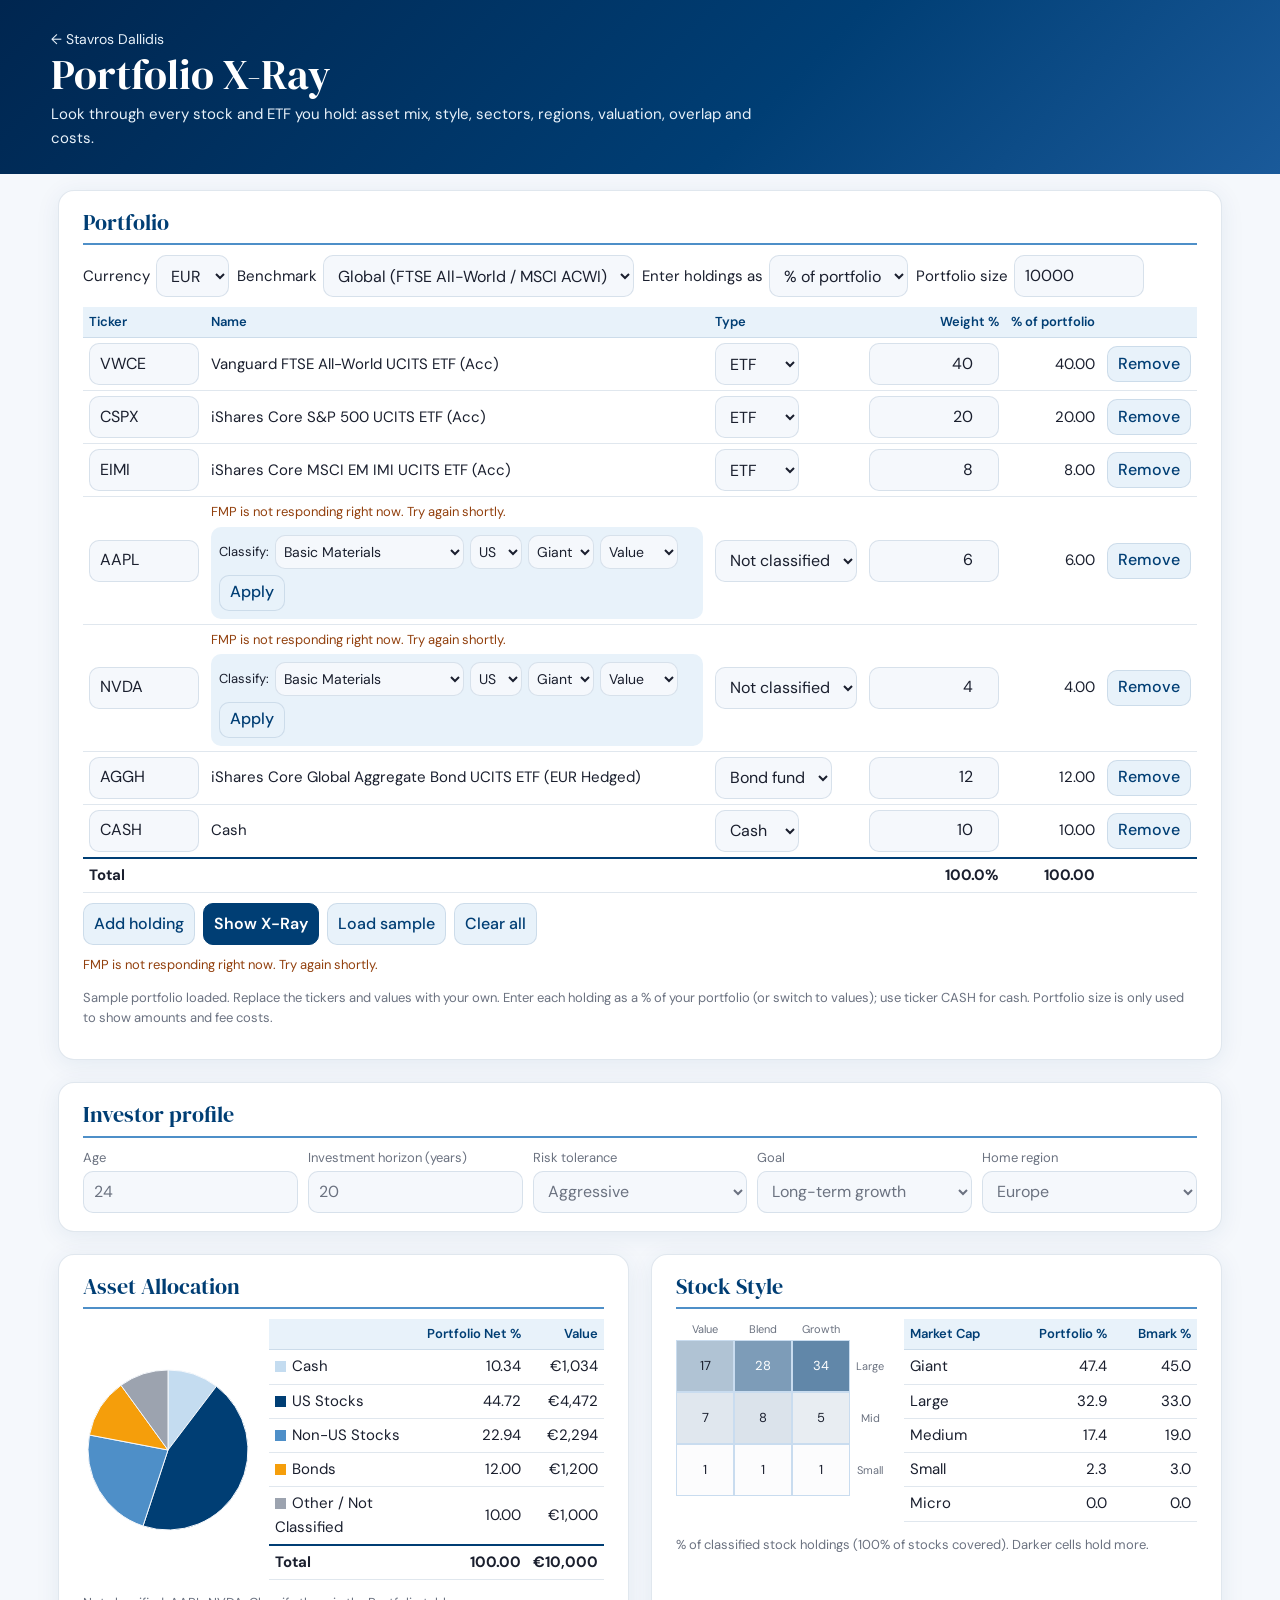
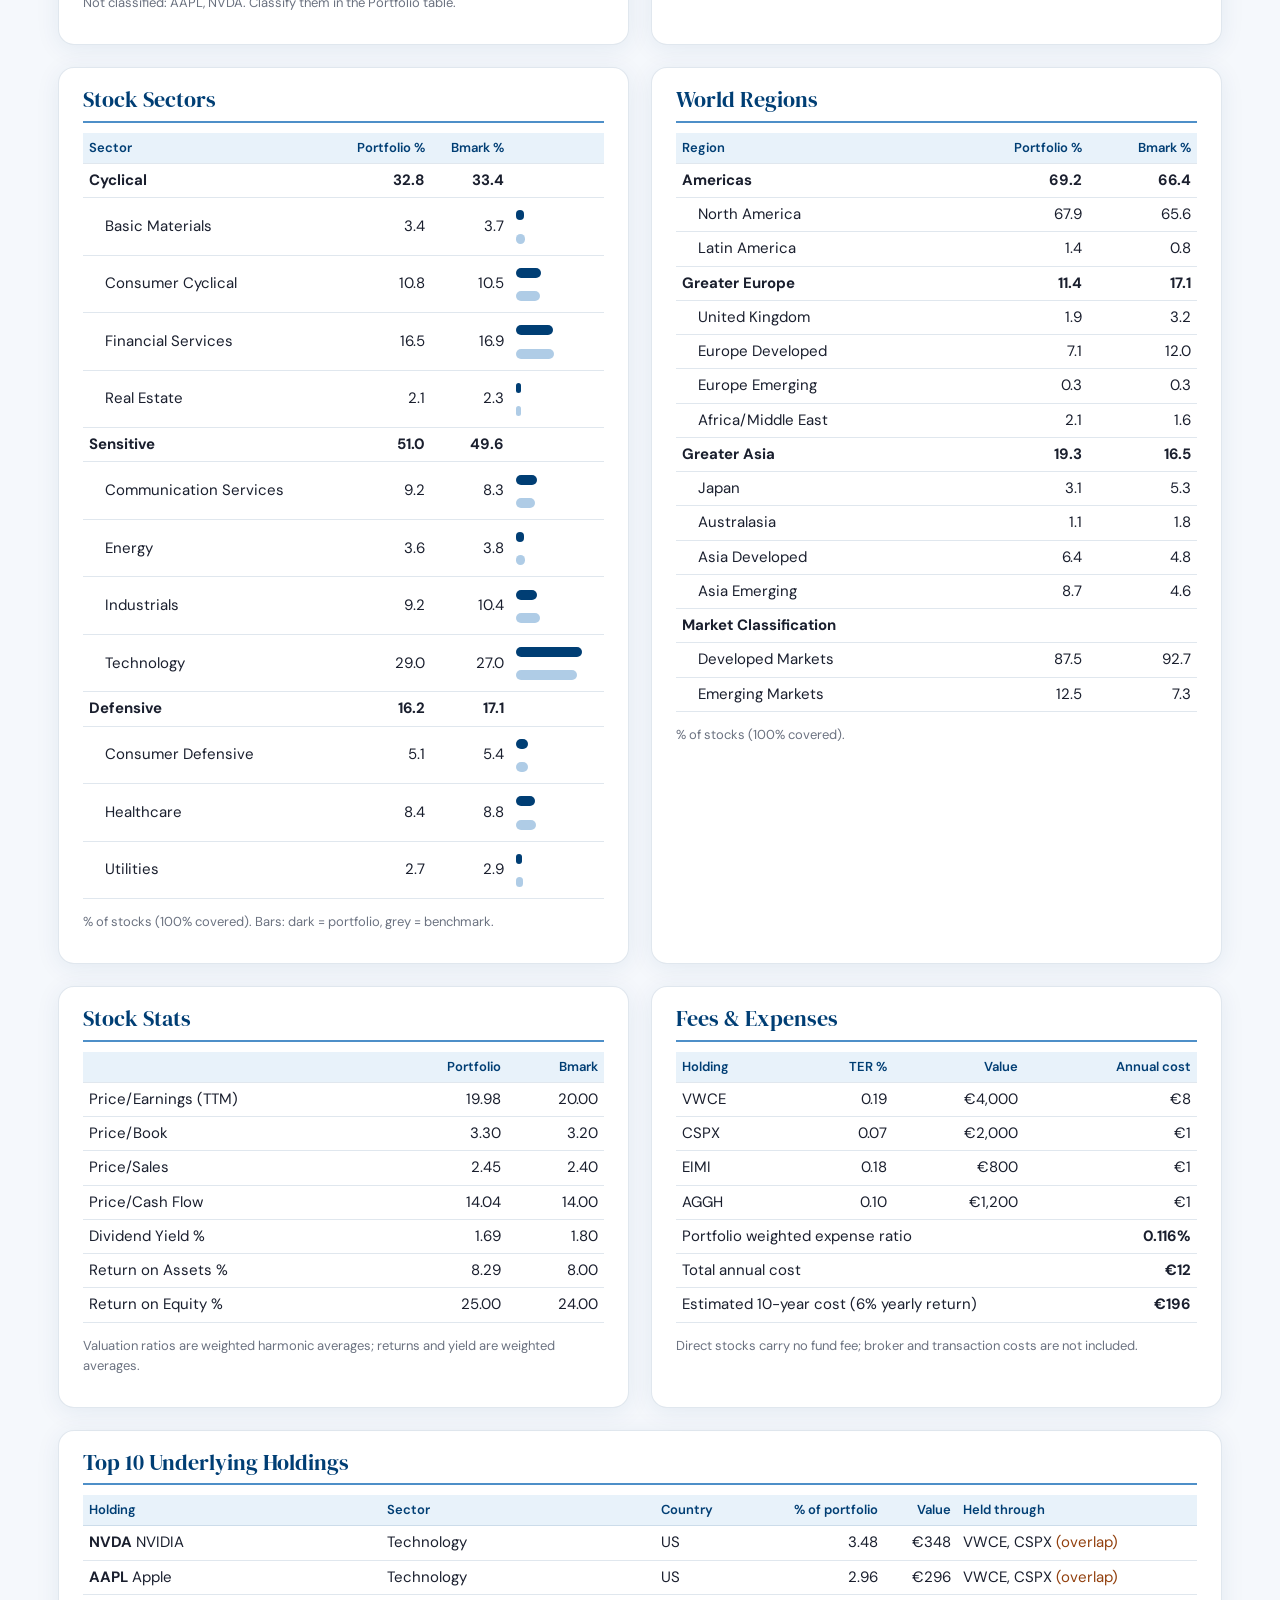
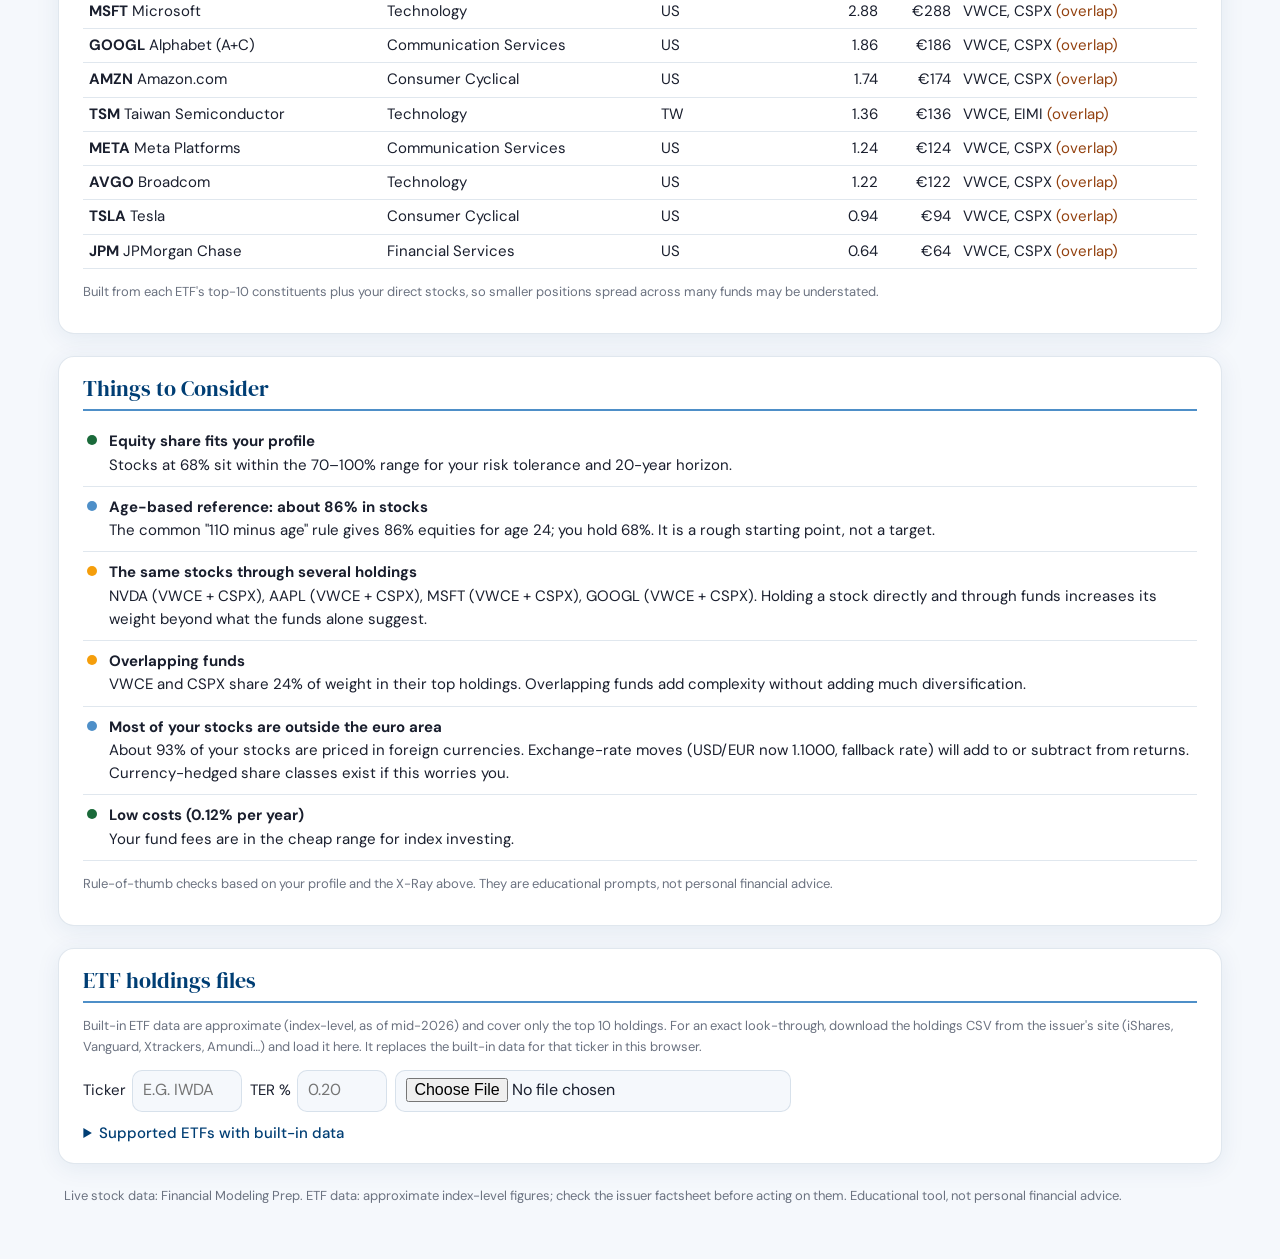
<file: xray.html>
<!DOCTYPE html>
<html lang="en">
<head>
<meta charset="utf-8">
<meta name="viewport" content="width=device-width,initial-scale=1">
<title>Portfolio X-Ray</title>
<link rel="icon" href="favicon.png">
<link href="https://fonts.googleapis.com/css2?family=DM+Sans:opsz,wght@9..40,400;9..40,500;9..40,600;9..40,700&family=DM+Serif+Display&display=swap" rel="stylesheet">
<style>
/* VOICE: a sober fund-research report, matched to stavrosdallidis.github.io
   IDEA: the classic one-page portfolio X-Ray report: ruled tables, pie, 3x3 style box
   PICTURE: asset-allocation pie + style box at the top of the report
   COLOUR and TYPE: site navy #003E74, accent #4E8FC8, ice #E8F2FA, amber for bonds/warnings; DM Sans + DM Serif Display
   LAYOUT: input grid on top, report in two ruled columns, full-width tables below */
:root{color-scheme:light dark;--bg:light-dark(#F5F8FC,#0d1626);--card:light-dark(#fff,#132038);--ink:light-dark(#1a1f2e,#e6edf6);--mute:light-dark(#6b7280,#9aa8bb);--rule:light-dark(rgba(0,62,116,.12),rgba(140,180,230,.18));--head:light-dark(#E8F2FA,#1a2c4a);--nav:light-dark(#003E74,#7fb2e6);--navdk:#002650;--acc:#4E8FC8;--warn:light-dark(#92400e,#f5b25a);--ok:light-dark(#1a6a3a,#7fd19b)}
:root[data-theme=light]{color-scheme:light}:root[data-theme=dark]{color-scheme:dark}
*{box-sizing:border-box;min-width:0}
body{margin:0;background:var(--bg);color:var(--ink);font:15px/1.55 'DM Sans',Arial,sans-serif;overflow-x:clip}
header{background:linear-gradient(135deg,#002650,#003E74 60%,#1a5a9a);color:#fff;padding:28px max(4vw,16px) 24px}
header h1{margin:0;font:400 clamp(30px,5vw,42px)/1.1 'DM Serif Display',Georgia,serif}
header p{margin:6px 0 0;color:#E8F2FA;font-size:15px;max-width:70ch}
main{max-width:1240px;margin:0 auto;padding:16px max(3vw,12px) 40px}
h2{font:400 22px/1.2 'DM Serif Display',Georgia,serif;color:var(--nav);margin:0 0 10px;padding:0 0 8px;border-bottom:2px solid var(--acc)}
h3{font-size:14px;margin:14px 0 4px}
.box{background:var(--card);border:1px solid var(--rule);border-radius:16px;box-shadow:0 4px 24px rgba(0,62,116,.08);padding:18px clamp(14px,2.5vw,24px);margin-bottom:22px}
table{border-collapse:collapse;width:100%}
th,td{padding:5px 6px;border-bottom:1px solid var(--rule);text-align:left;vertical-align:middle}
th{background:var(--head);color:var(--nav);font-weight:600;font-size:13px}
td.n,th.n{text-align:right;white-space:nowrap;font-variant-numeric:tabular-nums}
tr.sub td:first-child{padding-left:22px}
tr.grp td{font-weight:bold}
tr.tot td{font-weight:bold;border-top:2px solid var(--nav)}
.grid2{display:grid;grid-template-columns:minmax(0,1fr) minmax(0,1fr);gap:0 22px}
@media(max-width:820px){.grid2{grid-template-columns:minmax(0,1fr)}}
input,select,button{font:inherit;font-size:16px;color:inherit;background:var(--bg);border:1px solid var(--rule);border-radius:10px;padding:7px 10px;min-height:42px}
input:focus-visible,select:focus-visible,button:focus-visible{outline:2px solid var(--nav);outline-offset:1px}
button{cursor:pointer;background:var(--head)}
button.pri{background:#003E74;color:#fff;border-color:#003E74;font-weight:600}button.pri:hover{background:#002650}button{color:var(--nav);font-weight:500}
button.x{min-height:36px;padding:4px 10px}
.tk{width:110px;text-transform:uppercase}.val{width:130px;text-align:right}
.bar{display:flex;flex-wrap:wrap;gap:8px;align-items:center;margin:10px 0}
.bar label{display:flex;gap:6px;align-items:center}
.mute{color:var(--mute);font-size:13px}
.err{color:var(--warn)}.okc{color:var(--ok)}
.meter{height:10px;border-radius:5px;background:var(--nav);display:inline-block;vertical-align:middle}
.meter.b{background:var(--acc);opacity:.45}
.pie{display:grid;grid-template-columns:170px minmax(0,1fr);gap:16px;align-items:center}
@media(max-width:420px){.pie{grid-template-columns:minmax(0,1fr)}.pie svg{max-width:170px}}
.sw{display:inline-block;width:11px;height:11px;margin-right:6px;vertical-align:-1px}
.sbox{display:grid;grid-template-columns:auto minmax(0,1fr);gap:14px;align-items:start}
.sgrid{display:grid;grid-template-columns:repeat(3,58px) auto;grid-template-rows:auto repeat(3,52px);gap:0}
.sgrid div{display:flex;align-items:center;justify-content:center;font-size:13px}
.sgrid .c{border:1px solid light-dark(#c9dcef,#2a4168);font-variant-numeric:tabular-nums}
.sgrid .lab{font-size:11px;color:var(--mute);padding:2px 6px}
.cls{background:var(--head);border-radius:10px;padding:8px;margin:4px 0 0;display:flex;flex-wrap:wrap;gap:6px;align-items:center;font-size:13px}
.cls select{font-size:14px;min-height:34px;padding:4px}
ul.tips{margin:0;padding:0;list-style:none}
ul.tips li{padding:9px 0 9px 26px;border-bottom:1px solid var(--rule);position:relative}
ul.tips li::before{content:"";position:absolute;left:4px;top:14px;width:10px;height:10px;border-radius:50%;background:var(--mute)}
ul.tips li::before{background:var(--acc)}ul.tips li.w::before{background:#f59e0b}ul.tips li.g::before{background:var(--ok)}
ul.tips b{display:block}
.prof{display:grid;grid-template-columns:repeat(auto-fit,minmax(150px,1fr));gap:10px}
.prof label{display:flex;flex-direction:column;gap:3px;font-size:13px;color:var(--mute)}
.scroll{overflow-x:auto}
details{margin-top:6px}summary{cursor:pointer;color:var(--nav);font-weight:500}main>p.mute{padding:0 6px}
#status{min-height:20px}
@media(max-width:600px){table{font-size:13px}.stack thead{display:none}.stack tr{display:grid;padding-block:8px;border-bottom:1px solid var(--rule)}.stack td{display:flow-root;border:0;padding:3px 0;padding-inline-start:8em;text-align:start}.stack td::before{content:attr(data-l);float:inline-start;width:7.5em;margin-inline-start:-8em;white-space:normal;color:var(--mute)}.stack td:empty{display:none}.tk,.val{width:100%}}
@media(prefers-reduced-motion:no-preference){.meter{transition:width .4s}}
</style>
<script>new MutationObserver(()=>{for(const c of document.querySelectorAll('.stack td:not([data-l])')){let i=0,p=c;while(p=p.previousElementSibling)i+=p.colSpan;c.dataset.l=c.closest('table').rows[0].cells[i]?.textContent||''}}).observe(document,{childList:true,subtree:true})</script>
</head>
<body>
<header>
<a href="index.html#projects" style="color:#E8F2FA;font-size:14px;text-decoration:none">← Stavros Dallidis</a>
<h1>Portfolio X-Ray</h1>
<p>Look through every stock and ETF you hold: asset mix, style, sectors, regions, valuation, overlap and costs.</p>
</header>
<main>

<section class="box">
<h2>Portfolio</h2>
<div class="bar">
<label>Currency <select id="cur"><option>EUR</option><option>USD</option></select></label>
<label>Benchmark <select id="bm"></select></label>
<label>Enter holdings as <select id="mode"><option value="pct">% of portfolio</option><option value="val">Value</option></select></label>
<label id="sizel">Portfolio size <input id="size" type="number" min="0" step="1000" style="width:130px"></label>
</div>
<div class="scroll">
<table class="stack" id="ht"><thead><tr><th>Ticker</th><th>Name</th><th>Type</th><th class="n" id="vh">Weight %</th><th class="n">% of portfolio</th><th></th></tr></thead><tbody></tbody></table>
</div>
<div class="bar">
<button id="add">Add holding</button>
<button class="pri" id="run">Show X-Ray</button>
<button id="sample">Load sample</button>
<button id="clear">Clear all</button>
</div>
<div id="status" class="mute"></div>
<p class="mute" id="samplenote">Sample portfolio loaded. Replace the tickers and values with your own. Enter each holding as a % of your portfolio (or switch to values); use ticker CASH for cash. Portfolio size is only used to show amounts and fee costs.</p>
</section>

<section class="box">
<h2>Investor profile</h2>
<div class="prof">
<label>Age<input id="age" type="number" min="16" max="100" value="24"></label>
<label>Investment horizon (years)<input id="hor" type="number" min="1" max="60" value="20"></label>
<label>Risk tolerance<select id="risk"><option value="c">Conservative</option><option value="m">Moderate</option><option value="a" selected>Aggressive</option></select></label>
<label>Goal<select id="goal"><option value="g" selected>Long-term growth</option><option value="i">Income</option><option value="p">Capital preservation</option></select></label>
<label>Home region<select id="home"><option value="eu" selected>Europe</option><option value="us">United States</option><option value="uk">United Kingdom</option></select></label>
</div>
</section>

<div id="report"></div>

<section class="box">
<h2>ETF holdings files</h2>
<p class="mute">Built-in ETF data are approximate (index-level, as of mid-2026) and cover only the top 10 holdings. For an exact look-through, download the holdings CSV from the issuer's site (iShares, Vanguard, Xtrackers, Amundi…) and load it here. It replaces the built-in data for that ticker in this browser.</p>
<div class="bar">
<label>Ticker <input id="ctk" class="tk" placeholder="e.g. IWDA"></label>
<label>TER % <input id="cter" type="number" step="0.01" min="0" style="width:90px" placeholder="0.20"></label>
<input id="cfile" type="file" accept=".csv,.txt">
</div>
<div id="cmsg" class="mute"></div>
<div id="clist"></div>
<details><summary>Supported ETFs with built-in data</summary><p class="mute" id="etflist"></p></details>
</section>

<p class="mute">Live stock data: Financial Modeling Prep. ETF data: approximate index-level figures; check the issuer factsheet before acting on them. Educational tool, not personal financial advice.</p>
</main>

<script>
{
// ── CONFIG: paste your Cloudflare Worker address here (no trailing slash) ──
const WORKER_URL='https://portfolio-xray.dallidisstavros.workers.dev';
const SEC=[['BM','Basic Materials'],['CC','Consumer Cyclical'],['FS','Financial Services'],['RE','Real Estate'],['CS','Communication Services'],['EN','Energy'],['IN','Industrials'],['TE','Technology'],['CD','Consumer Defensive'],['HC','Healthcare'],['UT','Utilities']];
const SUPER=[['Cyclical',[0,1,2,3]],['Sensitive',[4,5,6,7]],['Defensive',[8,9,10]]];
const REG=[['na','North America'],['latam','Latin America'],['uk','United Kingdom'],['eurdev','Europe Developed'],['euremg','Europe Emerging'],['afme','Africa/Middle East'],['japan','Japan'],['aus','Australasia'],['asiadev','Asia Developed'],['asiaemg','Asia Emerging']];
const GREG=[['Americas',[0,1]],['Greater Europe',[2,3,4,5]],['Greater Asia',[6,7,8,9]]];
const DEVREG=[0,2,3,6,7,8];
const MCAP=['Giant','Large','Medium','Small','Micro'];
const STATS=[['pe','Price/Earnings (TTM)','h'],['pb','Price/Book','h'],['ps','Price/Sales','h'],['pcf','Price/Cash Flow','h'],['yld','Dividend Yield %','a'],['roa','Return on Assets %','a'],['roe','Return on Equity %','a']];
const C2R={US:0,CA:0,MX:1,BR:1,AR:1,CL:1,CO:1,PE:1,GB:2,UK:2,JE:2,GG:2,DE:3,FR:3,NL:3,CH:3,SE:3,DK:3,NO:3,FI:3,IT:3,ES:3,PT:3,BE:3,AT:3,IE:3,LU:3,PL:4,TR:4,CZ:4,HU:4,GR:4,RU:4,IL:5,SA:5,AE:5,QA:5,KW:5,ZA:5,EG:5,JP:6,AU:7,NZ:7,HK:8,SG:8,TW:8,KR:8,CN:9,IN:9,ID:9,TH:9,MY:9,PH:9,VN:9,BM:0,KY:9};
const CNAME={'united states':'US',usa:'US','united states of america':'US',canada:'CA',mexico:'MX',brazil:'BR',chile:'CL',colombia:'CO',peru:'PE',argentina:'AR','united kingdom':'GB',uk:'GB','great britain':'GB',germany:'DE',france:'FR',netherlands:'NL',switzerland:'CH',sweden:'SE',denmark:'DK',norway:'NO',finland:'FI',italy:'IT',spain:'ES',portugal:'PT',belgium:'BE',austria:'AT',ireland:'IE',luxembourg:'LU',poland:'PL',turkey:'TR',turkiye:'TR','czech republic':'CZ',hungary:'HU',greece:'GR',israel:'IL','saudi arabia':'SA','united arab emirates':'AE',qatar:'QA',kuwait:'KW','south africa':'ZA',egypt:'EG',japan:'JP',australia:'AU','new zealand':'NZ','hong kong':'HK',singapore:'SG',taiwan:'TW',korea:'KR','korea (south)':'KR','south korea':'KR','republic of korea':'KR',china:'CN',india:'IN',indonesia:'ID',thailand:'TH',malaysia:'MY',philippines:'PH',vietnam:'VN'};
const COUNTRIES=['US','CA','GB','DE','FR','NL','CH','SE','DK','NO','FI','IT','ES','PT','BE','AT','IE','PL','GR','IL','JP','AU','HK','SG','TW','KR','CN','IN','BR','MX','ZA','SA'];
// [name, sector index, country]
const ST={NVDA:['NVIDIA',7,'US'],MSFT:['Microsoft',7,'US'],AAPL:['Apple',7,'US'],AMZN:['Amazon.com',1,'US'],GOOGL:['Alphabet (A+C)',4,'US'],META:['Meta Platforms',4,'US'],AVGO:['Broadcom',7,'US'],TSLA:['Tesla',1,'US'],'BRK.B':['Berkshire Hathaway',2,'US'],JPM:['JPMorgan Chase',2,'US'],NFLX:['Netflix',4,'US'],COST:['Costco',8,'US'],LLY:['Eli Lilly',9,'US'],TSM:['Taiwan Semiconductor',7,'TW'],'0700.HK':['Tencent',4,'CN'],'005930.KS':['Samsung Electronics',7,'KR'],BABA:['Alibaba',1,'CN'],'000660.KS':['SK Hynix',7,'KR'],HDB:['HDFC Bank',2,'IN'],'RELIANCE.NS':['Reliance Industries',5,'IN'],'1810.HK':['Xiaomi',7,'CN'],'0939.HK':['China Construction Bank',2,'CN'],PDD:['PDD Holdings',1,'CN'],ASML:['ASML Holding',7,'NL'],SAP:['SAP',7,'DE'],NOVN:['Novartis',9,'CH'],ROG:['Roche',9,'CH'],NESN:['Nestlé',8,'CH'],AZN:['AstraZeneca',9,'GB'],HSBA:['HSBC',2,'GB'],SHEL:['Shell',5,'GB'],SIE:['Siemens',6,'DE'],MC:['LVMH',1,'FR'],ALV:['Allianz',2,'DE'],SU:['Schneider Electric',6,'FR'],TTE:['TotalEnergies',5,'FR'],SAN:['Banco Santander',2,'ES'],DTE:['Deutsche Telekom',4,'DE'],AIR:['Airbus',6,'FR'],ULVR:['Unilever',8,'GB'],RR:['Rolls-Royce',6,'GB'],BATS:['British American Tobacco',8,'GB'],REL:['RELX',6,'GB'],BP:['BP',5,'GB'],GSK:['GSK',9,'GB'],BARC:['Barclays',2,'GB'],'7203.T':['Toyota Motor',1,'JP'],'8306.T':['Mitsubishi UFJ Financial',2,'JP'],'6758.T':['Sony Group',7,'JP'],'6501.T':['Hitachi',6,'JP'],'8316.T':['Sumitomo Mitsui Financial',2,'JP'],'8411.T':['Mizuho Financial',2,'JP'],'8035.T':['Tokyo Electron',7,'JP'],'6861.T':['Keyence',7,'JP'],'8058.T':['Mitsubishi Corp',6,'JP'],'6098.T':['Recruit Holdings',6,'JP'],XOM:['Exxon Mobil',5,'US'],JNJ:['Johnson & Johnson',9,'US'],PG:['Procter & Gamble',8,'US'],HD:['Home Depot',1,'US'],ABBV:['AbbVie',9,'US'],BAC:['Bank of America',2,'US'],CVX:['Chevron',5,'US']};
const ALIAS={GOOG:'GOOGL','BRK-B':'BRK.B'};
// index-level data: sec(11) reg(10) style(9: LV LB LG MV MB MG SV SB SG) mcap(5) stats top10
const IX={
sp500:{n:'S&P 500',us:99.5,sec:[1.8,10.6,13.2,2.0,10.4,3.0,7.6,34.0,4.8,9.4,2.4],reg:[99.6,0,.2,.2,0,0,0,0,0,0],sty:[12,28,44,5,7,3.5,.2,.2,.1],mc:[52,33,14.5,.5,0],s:{pe:23.5,pb:4.9,ps:3.3,pcf:17.5,yld:1.15,roa:9.8,roe:31},top:[['NVDA',7.6],['AAPL',6.6],['MSFT',6.4],['GOOGL',4.1],['AMZN',3.9],['META',2.8],['AVGO',2.7],['TSLA',2.1],['BRK.B',1.6],['JPM',1.4]]},
ndx:{n:'Nasdaq-100',us:97,sec:[1.2,13.5,.6,.2,15.5,.5,4.3,51.5,5,5.2,1.4],reg:[97.5,.6,.4,1.2,0,0,0,0,0,.3],sty:[4,17,65,1,4,8.5,0,.2,.3],mc:[70,24,6,0,0],s:{pe:30,pb:7.8,ps:5.2,pcf:22,yld:.6,roa:12,roe:33},top:[['NVDA',9.2],['AAPL',8.3],['MSFT',8.1],['GOOGL',6],['AMZN',5.4],['AVGO',5],['META',3.6],['TSLA',3.1],['NFLX',2.4],['COST',2.3]]},
ustot:{n:'US Total Market',us:99,sec:[2.2,10.8,13.5,2.7,9.6,3.1,9.2,32,4.6,9.6,2.5],reg:[99.3,.1,.2,.3,0,.1,0,0,0,0],sty:[11,25,39,5.5,7.5,5,2.5,2.5,2],mc:[45,30,17,6,2],s:{pe:22.5,pb:4.4,ps:3,pcf:16.5,yld:1.2,roa:9,roe:29},top:[['NVDA',6.5],['AAPL',5.7],['MSFT',5.6],['GOOGL',3.6],['AMZN',3.4],['META',2.4],['AVGO',2.3],['TSLA',1.8],['BRK.B',1.4],['JPM',1.2]]},
world:{n:'MSCI World',us:72,sec:[3.3,10.4,16,2.2,8.2,3.6,10.8,26.8,5.6,9.6,2.8],reg:[75.4,0,3.4,12.6,0,.2,5.4,1.8,1.2,0],sty:[17,27,33,6.5,8.5,6,.8,.7,.5],mc:[44,34,20,2,0],s:{pe:21,pb:3.6,ps:2.6,pcf:15,yld:1.6,roa:8.5,roe:26},top:[['NVDA',5.4],['AAPL',4.7],['MSFT',4.6],['GOOGL',2.9],['AMZN',2.8],['META',2],['AVGO',1.9],['TSLA',1.5],['JPM',1],['LLY',1]]},
acwi:{n:'Global (FTSE All-World / MSCI ACWI)',us:62.5,sec:[3.7,10.6,17,2.3,8.4,3.8,10.5,27.2,5.4,8.9,2.9],reg:[65.5,.8,3.2,12,.3,1.6,5.3,1.8,4.8,4.6],sty:[18,27,31,7,8,6,1,1,1],mc:[45,33,19,3,0],s:{pe:20,pb:3.2,ps:2.4,pcf:14,yld:1.8,roa:8,roe:24},top:[['NVDA',4.9],['AAPL',4.1],['MSFT',4],['GOOGL',2.6],['AMZN',2.4],['AVGO',1.7],['META',1.7],['TSM',1.3],['TSLA',1.3],['JPM',.9]]},
em:{n:'MSCI Emerging Markets',us:.5,sec:[6,12.5,23,1.4,10,4.3,7,26,4.5,3.3,2.5],reg:[0,7.5,0,0,1.2,9.5,0,0,30.5,51.3],sty:[25,30,22,8,7,5,1,1,1],mc:[48,32,17,3,0],s:{pe:14.5,pb:2,ps:1.6,pcf:9.5,yld:2.5,roa:6,roe:15},top:[['TSM',10.5],['0700.HK',4.6],['005930.KS',3.8],['BABA',3],['000660.KS',2.2],['HDB',1.4],['1810.HK',1.2],['RELIANCE.NS',1.1],['0939.HK',.9],['PDD',.8]]},
europe:{n:'MSCI Europe',us:0,sec:[5.5,9,22.5,1.2,4.2,5,17.5,8,8.5,13.5,4.5],reg:[0,0,22.5,77,.3,.2,0,0,0,0],sty:[30,32,20,5,6,4,1,1,1],mc:[38,40,20,2,0],s:{pe:15,pb:2.1,ps:1.5,pcf:10,yld:3.1,roa:5,roe:14},top:[['ASML',2.8],['HSBA',2.1],['AZN',2],['NOVN',1.9],['ROG',1.9],['SAP',1.8],['NESN',1.7],['SHEL',1.6],['SIE',1.6],['MC',1.1]]},
es50:{n:'EURO STOXX 50',us:0,sec:[4,15,23,0,5,4,17.5,16,6,5,4.5],reg:[0,0,0,100,0,0,0,0,0,0],sty:[28,40,26,2,2,2,0,0,0],mc:[60,38,2,0,0],s:{pe:15.5,pb:2.1,ps:1.6,pcf:10.5,yld:3,roa:5,roe:14},top:[['ASML',8],['SAP',5.4],['SIE',4.6],['ALV',3.7],['MC',3.6],['SAN',3.5],['SU',3.3],['DTE',3.1],['TTE',3.1],['AIR',3]]},
ftse100:{n:'FTSE 100',us:0,sec:[7,7,23,1,3.5,11.5,12,1.5,15,12.5,4],reg:[0,0,97,3,0,0,0,0,0,0],sty:[34,36,18,4,5,3,0,0,0],mc:[30,45,23,2,0],s:{pe:13.5,pb:2,ps:1.4,pcf:9,yld:3.4,roa:5,roe:15},top:[['HSBA',8.2],['AZN',8],['SHEL',7.3],['ULVR',5],['RR',3.6],['BATS',3.6],['BP',3],['REL',2.8],['GSK',2.8],['BARC',2.5]]},
japan:{n:'MSCI Japan',us:0,sec:[5,18,16,2.5,7,.8,23,14,5.5,6.5,1.2],reg:[0,0,0,0,0,0,100,0,0,0],sty:[32,30,15,9,8,5,.4,.3,.3],mc:[28,44,27,1,0],s:{pe:15.5,pb:1.6,ps:1.2,pcf:10,yld:2.2,roa:4.5,roe:10.5},top:[['8306.T',3.9],['7203.T',3.8],['6758.T',3.2],['6501.T',2.9],['8316.T',2.4],['8411.T',1.6],['8035.T',1.6],['6098.T',1.6],['6861.T',1.5],['8058.T',1.5]]},
wsc:{n:'MSCI World Small Cap',us:59,sec:[7,12,15,8,3,4.5,19.5,11,4.5,10.5,3],reg:[62,.2,4.5,13,0,1,10.5,3.5,5.3,0],sty:[0,0,0,4,5,4,30,30,27],mc:[0,0,13,57,30],s:{pe:16,pb:1.8,ps:1.1,pcf:10,yld:1.9,roa:3.5,roe:10},top:[]},
r2000:{n:'Russell 2000',us:97.5,sec:[4.5,10,17,6.5,2.5,5,17.5,13.5,3.5,17,3],reg:[98,.5,.3,1,0,.2,0,0,0,0],sty:[0,0,0,2,3,3,30,32,30],mc:[0,0,8,55,37],s:{pe:17,pb:2,ps:1.2,pcf:11,yld:1.3,roa:2,roe:7},top:[]},
hdy:{n:'FTSE All-World High Dividend Yield',us:40,sec:[5.5,7,25,3.5,7,7.5,10,10,10,9.5,6],reg:[44,1.5,7,22,.3,2.5,6,4,7,5.7],sty:[38,34,10,7,6,2,1,1,1],mc:[44,36,18,2,0],s:{pe:15,pb:2.3,ps:1.7,pcf:10.5,yld:3.2,roa:6,roe:17},top:[['AVGO',3.6],['JPM',2.6],['TSM',1.8],['XOM',1.6],['JNJ',1.5],['ABBV',1.3],['PG',1.3],['HD',1.2],['BAC',1],['CVX',.9]]}
};
// ticker: [name, TER %, index key | 'bond' | 'gold']
const EF={VWCE:['Vanguard FTSE All-World UCITS ETF (Acc)',.19,'acwi'],VWRA:['Vanguard FTSE All-World UCITS ETF (Acc)',.19,'acwi'],VWRL:['Vanguard FTSE All-World UCITS ETF (Dist)',.19,'acwi'],SSAC:['iShares MSCI ACWI UCITS ETF (Acc)',.2,'acwi'],IUSQ:['iShares MSCI ACWI UCITS ETF (Acc)',.2,'acwi'],ACWI:['iShares MSCI ACWI ETF',.32,'acwi'],VT:['Vanguard Total World Stock ETF',.06,'acwi'],
IWDA:['iShares Core MSCI World UCITS ETF (Acc)',.2,'world'],SWDA:['iShares Core MSCI World UCITS ETF (Acc)',.2,'world'],EUNL:['iShares Core MSCI World UCITS ETF (Acc)',.2,'world'],XDWD:['Xtrackers MSCI World UCITS ETF 1C',.19,'world'],SPPW:['SPDR MSCI World UCITS ETF',.12,'world'],URTH:['iShares MSCI World ETF',.24,'world'],
CSPX:['iShares Core S&P 500 UCITS ETF (Acc)',.07,'sp500'],SXR8:['iShares Core S&P 500 UCITS ETF (Acc)',.07,'sp500'],VUSA:['Vanguard S&P 500 UCITS ETF (Dist)',.07,'sp500'],VUAA:['Vanguard S&P 500 UCITS ETF (Acc)',.07,'sp500'],SPYL:['SPDR S&P 500 UCITS ETF (Acc)',.03,'sp500'],SPY:['SPDR S&P 500 ETF Trust',.0945,'sp500'],VOO:['Vanguard S&P 500 ETF',.03,'sp500'],IVV:['iShares Core S&P 500 ETF',.03,'sp500'],VTI:['Vanguard Total Stock Market ETF',.03,'ustot'],
QQQ:['Invesco QQQ Trust',.2,'ndx'],QQQM:['Invesco Nasdaq 100 ETF',.15,'ndx'],EQQQ:['Invesco EQQQ Nasdaq-100 UCITS ETF',.3,'ndx'],CNDX:['iShares Nasdaq 100 UCITS ETF (Acc)',.33,'ndx'],SXRV:['iShares Nasdaq 100 UCITS ETF (Acc)',.33,'ndx'],
EIMI:['iShares Core MSCI EM IMI UCITS ETF (Acc)',.18,'em'],IS3N:['iShares Core MSCI EM IMI UCITS ETF (Acc)',.18,'em'],VFEM:['Vanguard FTSE Emerging Markets UCITS ETF',.22,'em'],IEMG:['iShares Core MSCI Emerging Markets ETF',.09,'em'],VWO:['Vanguard FTSE Emerging Markets ETF',.07,'em'],
MEUD:['Amundi Stoxx Europe 600 UCITS ETF (Acc)',.07,'europe'],VEUR:['Vanguard FTSE Developed Europe UCITS ETF',.1,'europe'],IMEU:['iShares Core MSCI Europe UCITS ETF',.12,'europe'],SMEA:['iShares Core MSCI Europe UCITS ETF (Acc)',.12,'europe'],
EXW1:['iShares Core EURO STOXX 50 UCITS ETF (DE)',.1,'es50'],CSX5:['iShares Core EURO STOXX 50 UCITS ETF (Acc)',.1,'es50'],FEZ:['SPDR EURO STOXX 50 ETF',.29,'es50'],
ISF:['iShares Core FTSE 100 UCITS ETF',.07,'ftse100'],VUKE:['Vanguard FTSE 100 UCITS ETF',.09,'ftse100'],SJPA:['iShares Core MSCI Japan IMI UCITS ETF',.12,'japan'],EWJ:['iShares MSCI Japan ETF',.5,'japan'],
WSML:['iShares MSCI World Small Cap UCITS ETF',.35,'wsc'],IUSN:['iShares MSCI World Small Cap UCITS ETF',.35,'wsc'],IWM:['iShares Russell 2000 ETF',.19,'r2000'],VHYL:['Vanguard FTSE All-World High Dividend Yield UCITS ETF',.29,'hdy'],
AGGH:['iShares Core Global Aggregate Bond UCITS ETF (EUR Hedged)',.1,'bond'],VAGF:['Vanguard Global Aggregate Bond UCITS ETF (EUR Hedged)',.1,'bond'],IEAG:['iShares Core Euro Aggregate Bond UCITS ETF',.09,'bond'],VGEA:['Vanguard EUR Eurozone Government Bond UCITS ETF',.07,'bond'],AGG:['iShares Core US Aggregate Bond ETF',.03,'bond'],BND:['Vanguard Total Bond Market ETF',.03,'bond'],TLT:['iShares 20+ Year Treasury Bond ETF',.15,'bond'],
SGLN:['iShares Physical Gold ETC',.12,'gold'],IGLN:['iShares Physical Gold ETC',.12,'gold'],GLD:['SPDR Gold Shares',.4,'gold']};
const BMS=['acwi','world','sp500','europe'];
const SAMPLE=[['VWCE',40],['CSPX',20],['EIMI',8],['AAPL',6],['NVDA',4],['AGGH',12],['CASH',10]];

const $=id=>document.getElementById(id);
const sumP=()=>H.reduce((s,h)=>s+(+h.p||0),0);
function mkSample(){return SAMPLE.map(([tk,w])=>({t:tk,v:w*SIZE/100,p:w,ty:'auto'}))}
const valOf=h=>MODE==='pct'?(sumP()>0?(+h.p||0)/sumP()*SIZE:0):Math.max(0,+h.v||0);
const esc=s=>String(s??'').replace(/[&<>"']/g,c=>({'&':'&amp;','<':'&lt;','>':'&gt;','"':'&quot;',"'":'&#39;'}[c]));
const ls={get(k,d){try{const v=localStorage.getItem('xray.'+k);return v?JSON.parse(v):d}catch(e){return d}},set(k,v){try{localStorage.setItem('xray.'+k,JSON.stringify(v))}catch(e){}}};
const pct=(x,d=1)=>(x==null||!isFinite(x))?'—':x.toFixed(d);
const sum=a=>a.reduce((s,x)=>s+(x||0),0);
const norm=a=>{const s=sum(a);return s>0?a.map(x=>x/s*100):a.map(()=>0)};

let MODE=ls.get('mode','pct'),SIZE=ls.get('size',10000);
let H=ls.get('holdings',null);
let usedSample=!H;
if(!H)H=mkSample();
let CUSTOM=ls.get('custom',{});
H.forEach(h=>{if(h.p==null)h.p=0});
if(H.every(h=>!h.p)&&H.some(h=>+h.v)){const t=sum(H.map(h=>+h.v||0));H.forEach(h=>h.p=t?Math.round((+h.v||0)/t*1000)/10:0)}
let fx=1.10, fxLive=false, mcp=null, mcpTried=false;
const INFO={};
$('bm').innerHTML=BMS.map(k=>`<option value="${k}">${esc(IX[k].n)}</option>`).join('');
$('cur').value=ls.get('cur','EUR');$('bm').value=ls.get('bm','acwi');
const prof=ls.get('prof',null);
if(prof)for(const k of ['age','hor','risk','goal','home'])if(prof[k]!=null)$(k).value=prof[k];
$('samplenote').hidden=!usedSample;
$('etflist').textContent=Object.keys(EF).sort().map(k=>`${k} (${IX[EF[k][2]]?.n||(EF[k][2]==='bond'?'bonds':'gold')}, TER ${EF[k][1]}%)`).join(' · ');

const curSym=()=>$('cur').value==='EUR'?'€':'$';
const fmtV=v=>curSym()+Math.round(v).toLocaleString('en-US');
const base=t=>{t=t.trim().toUpperCase();return ALIAS[t]||t};
const etfKey=t=>{const b=base(t).split('.')[0];return CUSTOM[base(t)]?base(t):CUSTOM[b]?b:EF[base(t)]?base(t):EF[b]?b:null};

function saveAll(){ls.set('mode',MODE);ls.set('size',SIZE);ls.set('holdings',H);ls.set('cur',$('cur').value);ls.set('bm',$('bm').value);ls.set('prof',{age:$('age').value,hor:$('hor').value,risk:$('risk').value,goal:$('goal').value,home:$('home').value})}

// ---------- classification ----------
function staticInfo(h){
  const t=base(h.t);
  if(!t)return{kind:'empty'};
  if(h.ty==='cash'||t==='CASH')return{kind:'cash',name:'Cash'};
  if(h.ty==='bond')return{kind:'bond',name:'Bond holding',ter:0};
  if(h.ty==='other')return{kind:'other',name:'Other asset',ter:0};
  const k=etfKey(t);
  if(k&&CUSTOM[k])return{kind:'etf',name:CUSTOM[k].n,ter:CUSTOM[k].ter,ix:CUSTOM[k],custom:true,key:k};
  if(k){const [n,ter,ix]=EF[k];if(ix==='bond')return{kind:'bond',name:n,ter,key:k};if(ix==='gold')return{kind:'other',name:n,ter,key:k};return{kind:'etf',name:n,ter,ix:IX[ix],ixk:ix,key:k}}
  return null;
}
function stockStyle(mc,s){
  let sz=mc>=200e9?0:mc>=25e9?1:mc>=5e9?2:mc>=1e9?3:4;
  const parts=[];if(s.pe>0)parts.push(Math.log(s.pe/18));if(s.pb>0)parts.push(Math.log(s.pb/3));if(s.ps>0)parts.push(Math.log(s.ps/2.2));
  const sc=parts.length?sum(parts)/parts.length:0;
  const col=sc>.25?2:sc<-.25?0:1;const row=sz<=1?0:sz===2?1:2;
  return{sz,cell:row*3+col};
}
async function getMcp(){if(mcpTried)return mcp;mcpTried=true;if(WORKER_URL){mcp={worker:true};return mcp}try{mcp=await window.claude?.use?.('mcp')}catch(e){mcp=null}return mcp}
const WPATH={'profile-symbol':'profile','metrics-ratios-ttm':'ratios','key-metrics-ttm':'metrics','quote':'quote'};
async function fmp(tool,input){
  if(WORKER_URL){let r,j;try{r=await fetch(`${WORKER_URL}/${WPATH[input.endpoint]}?symbol=${encodeURIComponent(input.symbol)}`);j=await r.json()}catch(e){throw{code:'server_unavailable'}}
    if(!r.ok)throw{code:r.status===403||r.status===400?'tool_error':'server_unavailable',message:j?.error||''};return j}
  const r=await mcp.callTool('FMP',tool,input,{cache:{staleTime:6*3600e3,gcTime:7*86400e3}});
  return r.payload;
}
function errText(e){
  const c=e?.code,m=String(e?.message||'');
  if(c==='tool_error'&&/ACCESS DENIED|higher plan|subscription|premium|upgrade|exclusive/i.test(m))return'Not covered by your FMP plan (usually non-US listings). Classify it manually below.';
  if(c==='tool_error')return'FMP could not return data for this ticker. Classify it manually below.';
  if(c==='needs_reauth')return'Reconnect FMP in claude.ai Settings → Connectors.';
  if(c==='server_not_connected'||c==='selection_required')return'Add the FMP connector in claude.ai Settings → Connectors to fetch live stock data.';
  if(c==='not_in_manifest'||c==='approval_required')return'Live data needs your approval for FMP. Press Show X-Ray to be asked again.';
  if(c==='server_unavailable')return'FMP is not responding right now. Try again shortly.';
  return'Live data unavailable ('+esc(c||'error')+').';
}
async function resolveStock(t){
  if(INFO[t]&&INFO[t].kind==='stock')return;
  const m=await getMcp();
  if(!m){INFO[t]={kind:'unk',name:'',err:'Live stock data needs this page opened in Claude with the FMP connector. Classify it manually below.'};return}
  try{
    const p=await fmp('company',{endpoint:'profile-symbol',symbol:t});
    const pr=Array.isArray(p)?p[0]:p;
    if(!pr||!pr.symbol){INFO[t]={kind:'unk',name:'',err:'Ticker not found on FMP. Check the symbol or classify it manually below.'};return}
    if(pr.isEtf||pr.isFund){INFO[t]={kind:'unketf',name:pr.companyName||'',err:'ETF/fund without built-in data: load its holdings CSV below to look through it.'};return}
    const [ra,km]=await Promise.all([fmp('statements',{endpoint:'metrics-ratios-ttm',symbol:t}).catch(()=>null),fmp('statements',{endpoint:'key-metrics-ttm',symbol:t}).catch(()=>null)]);
    const r=(Array.isArray(ra)?ra[0]:ra)||{},k=(Array.isArray(km)?km[0]:km)||{};
    const s={pe:r.priceToEarningsRatioTTM,pb:r.priceToBookRatioTTM,ps:r.priceToSalesRatioTTM,pcf:r.priceToOperatingCashFlowRatioTTM,yld:r.dividendYieldTTM!=null?r.dividendYieldTTM*100:null,roa:k.returnOnAssetsTTM!=null?k.returnOnAssetsTTM*100:null,roe:k.returnOnEquityTTM!=null?k.returnOnEquityTTM*100:null};
    const si=SEC.findIndex(x=>x[1]===pr.sector);
    let mc=pr.marketCap||0;if(pr.currency&&pr.currency!=='USD'&&pr.currency==='EUR')mc*=fx;
    INFO[t]={kind:'stock',name:pr.companyName||t,sec:si,cty:String(pr.country||'').toUpperCase(),mc,s,...stockStyle(mc,s)};
  }catch(e){INFO[t]={kind:'unk',name:'',err:errText(e),code:e?.code}}
}
async function resolveFx(){
  const m=await getMcp();if(!m)return;
  try{const q=await fmp('quote',{endpoint:'quote',symbol:'EURUSD'});const p=(Array.isArray(q)?q[0]:q)?.price;if(p>0){fx=p;fxLive=true}}catch(e){}
}
function infoFor(h){
  const s=staticInfo(h);if(s)return s;
  const t=base(h.t);const i=INFO[t];
  if(h.man&&(!i||i.kind!=='stock')){const m=h.man;return{kind:'stock',manual:true,name:i?.name||t,sec:+m.sec,cty:m.cty,sz:+m.sz,cell:+m.sz<=1?(+m.st):+m.sz===2?3+(+m.st):6+(+m.st),s:{}}}
  return i||{kind:'pending'};
}

// ---------- analysis ----------
function analyse(){
  const rows=H.map(h=>({h,i:infoFor(h),v:valOf(h)})).filter(r=>r.i.kind!=='empty');
  const tot=sum(rows.map(r=>r.v));
  const A={cash:0,us:0,nonus:0,bond:0,other:0};
  const sec=Array(11).fill(0),reg=Array(10).fill(0),sty=Array(9).fill(0),mc=Array(5).fill(0);
  let eq=0,secW=0,regW=0,styW=0;
  const st={};STATS.forEach(([k])=>st[k]={n:0,d:0,w:0});
  const und={};const fees=[];const unres=[];
  const addStat=(s,w)=>{for(const [k,,m] of STATS){const x=s?.[k];if(x==null||!isFinite(x))continue;if(m==='h'){if(x<=0)continue;st[k].d+=w/x;st[k].w+=w}else{st[k].n+=w*x;st[k].w+=w}}};
  const addU=(tk,w,via,nm,si,cty)=>{const k=ALIAS[tk]||tk;const u=und[k]||(und[k]={w:0,via:new Set(),nm:nm||ST[k]?.[0]||k,si:si??ST[k]?.[1],cty:cty||ST[k]?.[2]});u.w+=w;u.via.add(via)};
  for(const {h,i,v} of rows){
    const t=base(h.t);
    if(i.kind==='cash'){A.cash+=v;continue}
    if(i.kind==='bond'){A.bond+=v;fees.push({t,n:i.name,ter:i.ter,v});continue}
    if(i.kind==='other'){A.other+=v;if(i.ter)fees.push({t,n:i.name,ter:i.ter,v});continue}
    if(i.kind==='etf'){
      const x=i.ix,ev=v*.995;A.cash+=v*.005;eq+=ev;
      const us=x.us!=null?x.us:(x.reg?x.reg[0]*.96:0);A.us+=ev*us/100;A.nonus+=ev*(100-us)/100;
      if(x.sec){const a=norm(x.sec);a.forEach((p,j)=>sec[j]+=ev*p/100);secW+=ev}
      if(x.reg){const a=norm(x.reg);a.forEach((p,j)=>reg[j]+=ev*p/100);regW+=ev}
      if(x.sty){const a=norm(x.sty);a.forEach((p,j)=>sty[j]+=ev*p/100);const b=norm(x.mc);b.forEach((p,j)=>mc[j]+=ev*p/100);styW+=ev}
      if(x.s)addStat(x.s,ev);
      (x.top||[]).forEach(([tk,w,nm,si,cty])=>addU(tk,v*w/100,t,nm,si,cty));
      fees.push({t,n:i.name,ter:i.ter,v});continue}
    if(i.kind==='stock'){
      eq+=v;const r=C2R[i.cty];(i.cty==='US'?(A.us+=v):(A.nonus+=v));
      if(i.sec>=0){sec[i.sec]+=v;secW+=v}
      if(r!=null){reg[r]+=v;regW+=v}
      if(i.cell!=null){sty[i.cell]+=v;mc[i.sz]+=v;styW+=v}
      addStat(i.s,v);addU(t,v,'Direct',i.name,i.sec,i.cty);continue}
    A.other+=v;unres.push(t);
  }
  const SP=k=>st[k].w?(STATS.find(x=>x[0]===k)[2]==='h'?st[k].w/st[k].d:st[k].n/st[k].w):null;
  const stats={};STATS.forEach(([k])=>stats[k]=SP(k));
  return{rows,tot,A,eq,sec:secW?sec.map(x=>x/secW*100):null,reg:regW?reg.map(x=>x/regW*100):null,sty:styW?sty.map(x=>x/styW*100):null,mc:styW?mc.map(x=>x/styW*100):null,cov:{sec:eq?secW/eq*100:0,reg:eq?regW/eq*100:0,sty:eq?styW/eq*100:0},stats,und,fees,unres};
}

// ---------- rendering ----------
const PIEC=[['cash','Cash','#c4dcf0'],['us','US Stocks','#003E74'],['nonus','Non-US Stocks','#4E8FC8'],['bond','Bonds','#f59e0b'],['other','Other / Not Classified','#9ca3af']];
function pieSvg(A,tot){
  let a0=-Math.PI/2,out='';const R=80,c=85;
  for(const [k,,col] of PIEC){const f=tot?A[k]/tot:0;if(f<=0)continue;
    if(f>.9999){out+=`<circle cx="${c}" cy="${c}" r="${R}" fill="${col}"/>`;continue}
    const a1=a0+f*2*Math.PI,lg=f>.5?1:0;
    out+=`<path d="M${c},${c}L${c+R*Math.cos(a0)},${c+R*Math.sin(a0)}A${R},${R} 0 ${lg} 1 ${c+R*Math.cos(a1)},${c+R*Math.sin(a1)}Z" fill="${col}" stroke="var(--bg)" stroke-width="1"/>`;a0=a1}
  if(!out)out=`<circle cx="${c}" cy="${c}" r="${R}" fill="none" stroke="var(--rule)"/>`;
  return`<svg viewBox="0 0 170 170" width="170" height="170" role="img" aria-label="Asset allocation pie chart">${out}</svg>`;
}
const meter=(p,max,b)=>`<span class="meter${b?' b':''}" style="width:${Math.max(0,Math.min(100,p/max*100))*0.9}px"></span>`;
function renderReport(R){
  const bk=$('bm').value,B=IX[bk];const nb=norm(B.sec),nr=norm(B.reg),nst=norm(B.sty);
  const T=R.tot;let h='';
  // asset allocation
  h+=`<div class="grid2"><section class="box"><h2>Asset Allocation</h2><div class="pie">${pieSvg(R.A,T)}<table><thead><tr><th></th><th class="n">Portfolio Net %</th><th class="n">Value</th></tr></thead><tbody>`;
  for(const [k,l,col] of PIEC)h+=`<tr><td><span class="sw" style="background:${col}"></span>${l}</td><td class="n">${pct(T?R.A[k]/T*100:0,2)}</td><td class="n">${fmtV(R.A[k])}</td></tr>`;
  h+=`<tr class="tot"><td>Total</td><td class="n">100.00</td><td class="n">${fmtV(T)}</td></tr></tbody></table></div>`;
  if(R.unres.length)h+=`<p class="mute">Not classified: ${R.unres.map(esc).join(', ')}. Classify them in the Portfolio table.</p>`;
  h+=`</section>`;
  // style box
  const sg=R.sty||Array(9).fill(0),mx=Math.max(...sg,1);
  const cell=(p)=>{const a=Math.min(1,p/50);return`<div class="c" style="background:rgba(0,62,116,${(a*.92).toFixed(2)});color:${a>.45?'#fff':'inherit'}">${p>=.5?Math.round(p):'—'}</div>`};
  h+=`<section class="box"><h2>Stock Style</h2><div class="sbox"><div class="sgrid"><div class="lab">Value</div><div class="lab">Blend</div><div class="lab">Growth</div><div></div>`;
  ['Large','Mid','Small'].forEach((l,r)=>{for(let c=0;c<3;c++)h+=cell(sg[r*3+c]);h+=`<div class="lab">${l}</div>`});
  h+=`</div><table><thead><tr><th>Market Cap</th><th class="n">Portfolio %</th><th class="n">Bmark %</th></tr></thead><tbody>`;
  MCAP.forEach((l,j)=>h+=`<tr><td>${l}</td><td class="n">${pct(R.mc?R.mc[j]:null)}</td><td class="n">${pct(norm(B.mc)[j])}</td></tr>`);
  h+=`</tbody></table></div><p class="mute">% of classified stock holdings (${pct(R.cov.sty,0)}% of stocks covered). Darker cells hold more.</p></section></div>`;
  // sectors + regions
  h+=`<div class="grid2"><section class="box"><h2>Stock Sectors</h2><table><thead><tr><th>Sector</th><th class="n">Portfolio %</th><th class="n">Bmark %</th><th></th></tr></thead><tbody>`;
  for(const [g,ix] of SUPER){const ps=R.sec?sum(ix.map(j=>R.sec[j])):null,bs=sum(ix.map(j=>nb[j]));h+=`<tr class="grp"><td>${g}</td><td class="n">${pct(ps)}</td><td class="n">${pct(bs)}</td><td></td></tr>`;
    for(const j of ix)h+=`<tr class="sub"><td>${SEC[j][1]}</td><td class="n">${pct(R.sec?R.sec[j]:null)}</td><td class="n">${pct(nb[j])}</td><td>${meter(R.sec?R.sec[j]:0,40)}<br>${meter(nb[j],40,1)}</td></tr>`}
  h+=`</tbody></table><p class="mute">% of stocks (${pct(R.cov.sec,0)}% covered). Bars: dark = portfolio, grey = benchmark.</p></section>`;
  h+=`<section class="box"><h2>World Regions</h2><table><thead><tr><th>Region</th><th class="n">Portfolio %</th><th class="n">Bmark %</th></tr></thead><tbody>`;
  for(const [g,ix] of GREG){h+=`<tr class="grp"><td>${g}</td><td class="n">${pct(R.reg?sum(ix.map(j=>R.reg[j])):null)}</td><td class="n">${pct(sum(ix.map(j=>nr[j])))}</td></tr>`;
    for(const j of ix)h+=`<tr class="sub"><td>${REG[j][1]}</td><td class="n">${pct(R.reg?R.reg[j]:null)}</td><td class="n">${pct(nr[j])}</td></tr>`}
  const dev=R.reg?sum(DEVREG.map(j=>R.reg[j])):null,bdev=sum(DEVREG.map(j=>nr[j]));
  h+=`<tr class="grp"><td>Market Classification</td><td></td><td></td></tr><tr class="sub"><td>Developed Markets</td><td class="n">${pct(dev)}</td><td class="n">${pct(bdev)}</td></tr><tr class="sub"><td>Emerging Markets</td><td class="n">${pct(dev==null?null:100-dev)}</td><td class="n">${pct(100-bdev)}</td></tr></tbody></table><p class="mute">% of stocks (${pct(R.cov.reg,0)}% covered).</p></section></div>`;
  // stats + fees
  h+=`<div class="grid2"><section class="box"><h2>Stock Stats</h2><table><thead><tr><th></th><th class="n">Portfolio</th><th class="n">Bmark</th></tr></thead><tbody>`;
  for(const [k,l] of STATS)h+=`<tr><td>${l}</td><td class="n">${pct(R.stats[k],2)}</td><td class="n">${pct(B.s[k],2)}</td></tr>`;
  h+=`</tbody></table><p class="mute">Valuation ratios are weighted harmonic averages; returns and yield are weighted averages.</p></section>`;
  const fT=sum(R.fees.map(f=>f.v*f.ter/100)),wter=T?fT/T*100:0,r=.06,fee10=T*(Math.pow(1+r,10)-Math.pow(1+r-wter/100,10));
  h+=`<section class="box"><h2>Fees &amp; Expenses</h2><div class="scroll"><table class="stack"><thead><tr><th>Holding</th><th class="n">TER %</th><th class="n">Value</th><th class="n">Annual cost</th></tr></thead><tbody>`;
  for(const f of R.fees)h+=`<tr><td>${esc(f.t)}</td><td class="n">${pct(f.ter,2)}</td><td class="n">${fmtV(f.v)}</td><td class="n">${fmtV(f.v*f.ter/100)}</td></tr>`;
  if(!R.fees.length)h+=`<tr><td colspan="4" class="mute">No funds in the portfolio.</td></tr>`;
  h+=`</tbody></table></div><table><tbody><tr><td>Portfolio weighted expense ratio</td><td class="n"><b>${pct(wter,3)}%</b></td></tr><tr><td>Total annual cost</td><td class="n"><b>${fmtV(fT)}</b></td></tr><tr><td>Estimated 10-year cost (6% yearly return)</td><td class="n"><b>${fmtV(fee10)}</b></td></tr></tbody></table><p class="mute">Direct stocks carry no fund fee; broker and transaction costs are not included.</p></section></div>`;
  // top 10 underlying
  const U=Object.entries(R.und).sort((a,b)=>b[1].w-a[1].w).slice(0,10);
  h+=`<section class="box"><h2>Top 10 Underlying Holdings</h2><div class="scroll"><table class="stack"><thead><tr><th>Holding</th><th>Sector</th><th>Country</th><th class="n">% of portfolio</th><th class="n">Value</th><th>Held through</th></tr></thead><tbody>`;
  for(const [k,u] of U)h+=`<tr><td><b>${esc(k)}</b> ${esc(u.nm)}</td><td>${u.si>=0&&u.si!=null?SEC[u.si][1]:'—'}</td><td>${esc(u.cty||'—')}</td><td class="n">${pct(T?u.w/T*100:0,2)}</td><td class="n">${fmtV(u.w)}</td><td>${[...u.via].map(esc).join(', ')}${u.via.size>1?' <span class="err">(overlap)</span>':''}</td></tr>`;
  if(!U.length)h+=`<tr><td colspan="6" class="mute">No stock holdings to look through.</td></tr>`;
  h+=`</tbody></table></div><p class="mute">Built from each ETF's top-10 constituents plus your direct stocks, so smaller positions spread across many funds may be understated.</p></section>`;
  h+=`<section class="box"><h2>Things to Consider</h2><ul class="tips">${considerations(R).map(([c,t,d])=>`<li class="${c}"><b>${t}</b>${d}</li>`).join('')}</ul><p class="mute">Rule-of-thumb checks based on your profile and the X-Ray above. They are educational prompts, not personal financial advice.</p></section>`;
  $('report').innerHTML=h;
}

function considerations(R){
  const out=[],T=R.tot;if(!T)return[['','Empty portfolio','Add holdings to see considerations.']];
  const age=+$('age').value||30,hor=+$('hor').value||10,risk=$('risk').value,goal=$('goal').value,home=$('home').value;
  const stk=(R.A.us+R.A.nonus)/T*100,bond=R.A.bond/T*100,cash=R.A.cash/T*100;
  let [lo,hi]={c:[20,45],m:[45,75],a:[70,100]}[risk];
  if(hor<3)hi=Math.min(hi,25);else if(hor<7)hi=Math.min(hi,60);lo=Math.min(lo,hi);
  const rule=Math.max(0,Math.min(100,110-age));
  if(stk>hi+5)out.push(['w','Equity share above your profile',` Stocks are ${pct(stk,0)}% of the portfolio, above the ${lo}–${hi}% range usually linked to a ${$('risk').selectedOptions[0].text.toLowerCase()} profile with a ${hor}-year horizon. A large fall would hit harder than your profile suggests you are comfortable with.`]);
  else if(stk<lo-5)out.push(['w','Equity share below your profile',` Stocks are ${pct(stk,0)}%, below the ${lo}–${hi}% range for your risk tolerance and horizon. Over ${hor} years a low equity share may limit growth${goal==='g'?', which is your stated goal':''}.`]);
  else out.push(['g','Equity share fits your profile',` Stocks at ${pct(stk,0)}% sit within the ${lo}–${hi}% range for your risk tolerance and ${hor}-year horizon.`]);
  out.push(['',`Age-based reference: about ${rule}% in stocks`,` The common "110 minus age" rule gives ${rule}% equities for age ${age}; you hold ${pct(stk,0)}%. It is a rough starting point, not a target.`]);
  if((age>=50||hor<7)&&bond<20)out.push(['w','Little defensive ballast',` Bonds are ${pct(bond,0)}% of the portfolio. With ${age>=50?'retirement getting closer':'a short horizon'}, a bond or cash buffer can reduce the chance of having to sell after a crash.`]);
  if(cash>15&&hor>=5)out.push(['w','High cash level',` ${pct(cash,0)}% is in cash. Over a ${hor}-year horizon, cash beyond an emergency fund tends to lose ground to inflation.`]);
  if(hor<3&&cash<10&&stk>40)out.push(['w','Short horizon, little cash',' Money you need within about 3 years is usually kept out of stocks.']);
  const U=Object.entries(R.und).sort((a,b)=>b[1].w-a[1].w);
  if(U[0]&&U[0][1].w/T>.08)out.push(['w','Single-company concentration',` ${esc(U[0][0])} makes up ${pct(U[0][1].w/T*100,1)}% of the whole portfolio once your funds are looked through. One company's bad news would move your total noticeably.`]);
  const ov=U.filter(([,u])=>u.via.size>1).slice(0,4);
  if(ov.length)out.push(['w','The same stocks through several holdings',` ${ov.map(([k,u])=>esc(k)+' ('+[...u.via].map(esc).join(' + ')+')').join(', ')}. Holding a stock directly and through funds increases its weight beyond what the funds alone suggest.`]);
  const etfs=R.rows.filter(r=>r.i.kind==='etf');
  const pairs=[];
  for(let a=0;a<etfs.length;a++)for(let b=a+1;b<etfs.length;b++){const A=etfs[a].i,B=etfs[b].i;if(A.ixk&&A.ixk===B.ixk){pairs.push(`${base(etfs[a].h.t)} and ${base(etfs[b].h.t)} track the same index`);continue}
    const ma=Object.fromEntries((A.ix.top||[]).map(x=>[x[0],x[1]]));const o=sum((B.ix.top||[]).map(x=>Math.min(x[1],ma[x[0]]||0)));if(o>=12)pairs.push(`${base(etfs[a].h.t)} and ${base(etfs[b].h.t)} share ${pct(o,0)}% of weight in their top holdings`)}
  if(pairs.length)out.push(['w','Overlapping funds',` ${pairs.map(esc).join('; ')}. Overlapping funds add complexity without adding much diversification.`]);
  if(R.sec){const nb=norm(IX[$('bm').value].sec);R.sec.forEach((p,j)=>{if(p>25&&p>nb[j]*1.3)out.push(['w',`Heavy in ${SEC[j][1]}`,` ${pct(p,0)}% of your stocks versus ${pct(nb[j],0)}% in the benchmark. Your results will lean on how this sector does.`])})}
  if(R.reg){const usP=R.reg[0],em=sum([1,4,5,9].map(j=>R.reg[j]));
    if(usP>70)out.push(['',`North America is ${pct(usP,0)}% of your stocks`,` The global market is about two-thirds US, so this is ${usP>75?'an overweight':'close to market weight'}. US stocks are expensive relative to most other regions, which some investors see as a reason to diversify.`]);
    if(em<3&&R.eq/T>.3)out.push(['','Little or no emerging-markets exposure',` Emerging markets are roughly 10% of world stock market value. Leaving them out is a valid choice, but it is a bet.`]);
    if(em>25)out.push(['w','High emerging-markets weight',` ${pct(em,0)}% of stocks are in emerging markets, more than double their world weight; expect higher volatility.`]);
    const homeP=home==='eu'?R.reg[3]+R.reg[4]:home==='uk'?R.reg[2]:R.reg[0];
    if(home!=='us'&&$('cur').value==='EUR'&&homeP<15)out.push(['',`Most of your stocks are outside the euro area`,` About ${pct(100-homeP,0)}% of your stocks are priced in foreign currencies. Exchange-rate moves (USD/EUR now ${fx.toFixed(4)}${fxLive?' live':', fallback rate'}) will add to or subtract from returns. Currency-hedged share classes exist if this worries you.`]);}
  if(R.sty){const g=R.sty[2]+R.sty[5]+R.sty[8],v=R.sty[0]+R.sty[3]+R.sty[6],sm=R.sty[6]+R.sty[7]+R.sty[8];
    if(g>50)out.push(['',`Growth tilt (${pct(g,0)}% growth stocks)`,` Growth stocks have led the last decade but tend to fall harder when interest rates rise or expectations reset.`]);
    if(sm<2&&risk!=='c')out.push(['','Almost no small companies',` A world or S&P 500 fund is dominated by large caps. A small-cap fund is one way to broaden it, at a higher fee.`]);
    if(v>50&&goal==='g')out.push(['',`Value tilt (${pct(v,0)}% value stocks)`,` Fine for income and stability; for pure growth, check that it is intended.`]);}
  const fT=sum(R.fees.map(f=>f.v*f.ter/100)),wter=fT/T*100;
  if(wter>.4)out.push(['w',`High costs (${pct(wter,2)}% per year)`,` Broad index ETFs cost 0.03–0.25%. A difference of 0.3% a year adds up to several percent of the portfolio over ten years.`]);
  R.fees.filter(f=>f.ter>=.3&&f.v/T>.05).forEach(f=>out.push(['w',`${esc(f.t)} is relatively expensive (${pct(f.ter,2)}%)`,' A cheaper fund tracking the same or a similar index may exist.']));
  if(wter<=.25&&R.fees.length)out.push(['g',`Low costs (${pct(wter,2)}% per year)`,' Your fund fees are in the cheap range for index investing.']);
  const nStocks=R.rows.filter(r=>r.i.kind==='stock').length;
  if(nStocks>0&&nStocks<10&&R.rows.filter(r=>r.i.kind==='stock').reduce((s,r)=>s+r.v,0)/T>.4)out.push(['w','Few individual stocks carry much weight',` ${nStocks} single stocks make up a large part of the portfolio; individual stocks are far more volatile than funds.`]);
  if(R.rows.length>12)out.push(['',`Many holdings (${R.rows.length})`,' More positions do not always mean more diversification; check the overlap above.']);
  if(goal==='i'&&(R.stats.yld||0)<2.5)out.push(['',`Income goal, ${pct(R.stats.yld,1)}% dividend yield`,' Your stocks pay out little. Dividend-focused or bond funds raise current income, usually at the cost of some growth.']);
  if(goal==='p'&&stk>40)out.push(['w','Capital preservation with many stocks',` ${pct(stk,0)}% in stocks can mean losses of a third or more in a bad year.`]);
  return out;
}

function renderHoldings(){
  const R=analyse(),T=R.tot;
  const tb=$('ht').tBodies[0];
  tb.innerHTML=H.map((h,ix)=>{const i=infoFor(h),v=valOf(h);
    const kind={etf:i.custom?'ETF (CSV)':'ETF',stock:i.manual?'Stock (manual)':'Stock',bond:'Bond fund',cash:'Cash',other:'Other',pending:'…',unk:'Not classified',unketf:'ETF (no data)',empty:''}[i.kind]||'';
    let note='';
    if((i.kind==='unk'||i.kind==='unketf')&&!h.man)note=`<div class="mute err">${i.err||''}</div>`;
    const cls=((i.kind==='unk')||(h.man))?`<div class="cls">Classify: <select data-m="sec" data-i="${ix}">${SEC.map((s,j)=>`<option value="${j}"${h.man&&+h.man.sec===j?' selected':''}>${s[1]}</option>`).join('')}</select><select data-m="cty" data-i="${ix}">${COUNTRIES.map(c=>`<option${h.man&&h.man.cty===c?' selected':''}>${c}</option>`).join('')}</select><select data-m="sz" data-i="${ix}">${['Giant','Large','Mid','Small','Micro'].map((s,j)=>`<option value="${j}"${h.man&&+h.man.sz===j?' selected':''}>${s}</option>`).join('')}</select><select data-m="st" data-i="${ix}">${['Value','Blend','Growth'].map((s,j)=>`<option value="${j}"${h.man&&+h.man.st===j?' selected':''}>${s}</option>`).join('')}</select>${h.man?`<button class="x" data-unm="${ix}">Undo</button>`:`<button class="x" data-setm="${ix}">Apply</button>`}</div>`:'';
    return`<tr><td><input class="tk" data-t="${ix}" value="${esc(h.t)}" aria-label="Ticker" autocomplete="off"></td><td>${esc(i.name||'')}${note}${cls}</td><td><select data-ty="${ix}" aria-label="Type"><option value="auto"${h.ty==='auto'?' selected':''}>${esc(kind||'Auto')}</option><option value="cash"${h.ty==='cash'?' selected':''}>Cash</option><option value="bond"${h.ty==='bond'?' selected':''}>Bond</option><option value="other"${h.ty==='other'?' selected':''}>Other</option></select></td><td class="n"><input class="val" data-v="${ix}" type="number" min="0" step="${MODE==='pct'?0.1:100}" value="${esc(MODE==='pct'?h.p:h.v)}" aria-label="${MODE==='pct'?'Weight %':'Value'}"></td><td class="n">${T?pct(v/T*100,2):'—'}</td><td><button class="x" data-del="${ix}" aria-label="Remove">Remove</button></td></tr>`}).join('')+
    (MODE==='pct'?`<tr class="tot"><td>Total</td><td>${Math.abs(sumP()-100)>0.5&&sumP()>0?`<span class="err">Weights add up to ${pct(sumP(),1)}%; they are scaled to 100%.</span>`:''}</td><td></td><td class="n">${pct(sumP(),1)}%</td><td class="n">100.00</td><td></td></tr>`:`<tr class="tot"><td>Total</td><td></td><td></td><td class="n">${fmtV(T)}</td><td class="n">100.00</td><td></td></tr>`);
  return R;
}

async function run(){
  saveAll();
  $('status').textContent='Fetching live data…';$('run').disabled=true;
  await getMcp();
  const need=[...new Set(H.filter(h=>base(h.t)&&!staticInfo(h)&&!h.man).map(h=>base(h.t)))];
  for(const t of need)if(INFO[t]&&INFO[t].kind!=='stock')delete INFO[t];
  await Promise.all([resolveFx(),...need.map(resolveStock)]);
  const R=renderHoldings();renderReport(R);
  const bad=need.filter(t=>INFO[t]?.kind!=='stock').length;
  const codes=need.map(t=>INFO[t]?.code).filter(Boolean);
  $('status').innerHTML=!mcp?'<span class="err">Live stock data is off. ETF analysis still works.</span>':
    (codes.length&&codes.length===need.length&&codes.every(c=>c===codes[0])&&codes[0]!=='tool_error')?`<span class="err">${errText({code:codes[0]})}</span>`:
    `<span class="okc">Updated ${new Date().toLocaleTimeString()}.</span> ${need.length?`${need.length-bad} of ${need.length} stocks fetched live from FMP.`:''} EUR/USD ${fx.toFixed(4)}${fxLive?' (live)':' (fallback)'}.`;
  $('run').disabled=false;
}

// ---------- CSV ----------
function parseCSV(txt){
  const rows=[];let row=[],f='',q=false;
  for(let i=0;i<txt.length;i++){const c=txt[i];
    if(q){if(c==='"'){if(txt[i+1]==='"'){f+='"';i++}else q=false}else f+=c}
    else if(c==='"')q=true;else if(c===','||c===';'||c==='\t'){row.push(f);f=''}else if(c==='\n'||c==='\r'){if(c==='\r'&&txt[i+1]==='\n')i++;row.push(f);rows.push(row);row=[];f=''}else f+=c}
  if(f||row.length){row.push(f);rows.push(row)}
  return rows;
}
const GICS={'information technology':7,technology:7,'communication':4,'communication services':4,telecommunication:4,'consumer discretionary':1,'consumer cyclical':1,'consumer staples':8,'consumer defensive':8,'health care':9,healthcare:9,financials:2,'financial services':2,industrials:6,energy:5,materials:0,'basic materials':0,utilities:10,'real estate':3};
function numParse(s){s=String(s||'').replace(/[%\s]/g,'');if(/^-?\d+,\d+$/.test(s))s=s.replace(',','.');else s=s.replace(/,/g,'');return parseFloat(s)}
function loadCSV(text,tk,ter){
  const rows=parseCSV(text.replace(/^﻿/,''));
  const hi=rows.findIndex(r=>r.some(c=>/weight|% of|allocation/i.test(c))&&r.some(c=>/name|ticker|holding|security/i.test(c)));
  if(hi<0)throw new Error('Could not find a header row with a weight column.');
  const hd=rows[hi].map(c=>c.trim().toLowerCase());
  const col=re=>hd.findIndex(c=>re.test(c));
  const cT=col(/^(ticker|symbol|issuer ticker|code)/),cN=col(/name|holding|security|description/),cW=col(/weight|% of|allocation/),cS=col(/sector/),cC=col(/location|country|domicile|market/),cA=col(/asset class|asset type/);
  const sec=Array(11).fill(0),reg=Array(10).fill(0),top=[];let eqW=0,cash=0,usW=0;
  for(const r of rows.slice(hi+1)){
    const w=numParse(r[cW]);if(!isFinite(w)||w<=0)continue;
    const ac=cA>=0?String(r[cA]).toLowerCase():'equity';
    if(/cash|money|derivative|future|fx/.test(ac)){cash+=w;continue}
    eqW+=w;
    const s=cS>=0?String(r[cS]).trim().toLowerCase():'';const si=GICS[s]??GICS[Object.keys(GICS).find(k=>s.startsWith(k))];
    if(si!=null)sec[si]+=w;
    const cn=cC>=0?String(r[cC]).trim():'';const iso=cn.length===2?cn.toUpperCase():CNAME[cn.toLowerCase()];
    if(iso&&C2R[iso]!=null)reg[C2R[iso]]+=w;if(iso==='US')usW+=w;
    top.push([String(cT>=0?r[cT]:r[cN]).trim().toUpperCase(),w,cN>=0?String(r[cN]).trim():'',si,iso]);
  }
  if(!eqW&&!cash)throw new Error('No holdings with a weight found.');
  top.sort((a,b)=>b[1]-a[1]);const tw=eqW+cash;
  CUSTOM[tk]={n:`${tk} (from holdings file, ${top.length} positions)`,ter:isFinite(ter)?ter:0,us:eqW?usW/eqW*100:0,sec:sum(sec)?sec:null,reg:sum(reg)?reg:null,top:top.slice(0,10).map(x=>[x[0],x[1]/tw*100,x[2],x[3],x[4]])};
  ls.set('custom',CUSTOM);return top.length;
}
function renderCustom(){
  const ks=Object.keys(CUSTOM);
  $('clist').innerHTML=ks.length?`<table><tbody>${ks.map(k=>`<tr><td><b>${esc(k)}</b> ${esc(CUSTOM[k].n)}</td><td class="n">TER ${pct(CUSTOM[k].ter,2)}%</td><td><button class="x" data-rmc="${esc(k)}">Remove</button></td></tr>`).join('')}</tbody></table>`:'';
}

// ---------- events ----------
const tb=$('ht').tBodies[0];
tb.addEventListener('change',e=>{const d=e.target.dataset;
  if(d.t!=null){H[+d.t].t=e.target.value.trim().toUpperCase();H[+d.t].man=null;saveAll();renderHoldings()}
  if(d.v!=null){if(MODE==='pct')H[+d.v].p=+e.target.value||0;else H[+d.v].v=+e.target.value||0;saveAll();const R=renderHoldings();if($('report').innerHTML)renderReport(R)}
  if(d.ty!=null){H[+d.ty].ty=e.target.value;saveAll();const R=renderHoldings();if($('report').innerHTML)renderReport(R)}
  if(d.m!=null&&H[+d.i].man){H[+d.i].man[d.m]=e.target.value;saveAll();const R=renderHoldings();if($('report').innerHTML)renderReport(R)}
});
tb.addEventListener('click',e=>{const d=e.target.dataset;
  if(d.del!=null){H.splice(+d.del,1);saveAll();const R=renderHoldings();if($('report').innerHTML)renderReport(R)}
  if(d.setm!=null){const i=+d.setm,g=m=>tb.querySelector(`[data-m="${m}"][data-i="${i}"]`).value;H[i].man={sec:g('sec'),cty:g('cty'),sz:g('sz'),st:g('st')};saveAll();const R=renderHoldings();if($('report').innerHTML)renderReport(R)}
  if(d.unm!=null){H[+d.unm].man=null;saveAll();const R=renderHoldings();if($('report').innerHTML)renderReport(R)}
});
$('add').onclick=()=>{H.push({t:'',v:0,p:0,ty:'auto'});renderHoldings();const ins=tb.querySelectorAll('input.tk');ins[ins.length-1]?.focus()};
$('run').onclick=run;
$('sample').onclick=()=>{H=mkSample();$('samplenote').hidden=false;saveAll();run()};
$('clear').onclick=()=>{H=[{t:'',v:0,p:0,ty:'auto'}];$('samplenote').hidden=true;saveAll();renderHoldings();$('report').innerHTML=''};
$('cur').onchange=()=>{const to=$('cur').value,from=ls.get('cur','EUR');if(to!==from){const f=to==='USD'?fx:1/fx;H.forEach(h=>h.v=Math.round((+h.v||0)*f));SIZE=Math.round(SIZE*f);$('size').value=SIZE}saveAll();const R=renderHoldings();if($('report').innerHTML)renderReport(R)};
$('bm').onchange=()=>{saveAll();if($('report').innerHTML)renderReport(analyse())};
for(const k of ['age','hor','risk','goal','home'])$(k).addEventListener('change',()=>{saveAll();if($('report').innerHTML)renderReport(analyse())});
$('cfile').onchange=async e=>{const f=e.target.files[0];if(!f)return;const tk=base($('ctk').value||'');
  if(!tk){$('cmsg').innerHTML='<span class="err">Enter the ETF ticker first.</span>';e.target.value='';return}
  const ter=parseFloat($('cter').value);const def=EF[tk]?.[1];
  try{const n=loadCSV(await f.text(),tk,isFinite(ter)?ter:(def??0));$('cmsg').innerHTML=`<span class="okc">Loaded ${n} positions for ${esc(tk)}.</span>`;renderCustom();const R=renderHoldings();if($('report').innerHTML)renderReport(R)}
  catch(err){$('cmsg').innerHTML=`<span class="err">${esc(err.message)}</span>`}
  e.target.value=''};
$('clist').addEventListener('click',e=>{const k=e.target.dataset.rmc;if(k){delete CUSTOM[k];ls.set('custom',CUSTOM);renderCustom();const R=renderHoldings();if($('report').innerHTML)renderReport(R)}});

function syncMode(){$('mode').value=MODE;$('size').value=SIZE;$('sizel').hidden=MODE!=='pct';$('vh').textContent=MODE==='pct'?'Weight %':'Value'}
$('mode').onchange=()=>{const to=$('mode').value;if(to===MODE)return;
  if(to==='pct'){const t=sum(H.map(h=>Math.max(0,+h.v||0)));if(t>0){H.forEach(h=>h.p=Math.round((+h.v||0)/t*1000)/10);SIZE=Math.round(t)}}
  else{const sp=sumP();H.forEach(h=>h.v=sp>0?Math.round((+h.p||0)/sp*SIZE):0)}
  MODE=to;syncMode();saveAll();const R=renderHoldings();if($('report').innerHTML)renderReport(R)};
$('size').onchange=()=>{SIZE=Math.max(0,+$('size').value||0);saveAll();const R=renderHoldings();if($('report').innerHTML)renderReport(R)};
syncMode();
renderCustom();
const R0=renderHoldings();renderReport(R0);
run();
}
</script>
</body>
</html>
</file>
<file: style.css>
/* ─────────────────────────────────────────────────────────
   Stavros Dallidis — Personal Academic Website
   style.css
   ───────────────────────────────────────────────────────── */

/* ─── CSS Variables ──────────────────────────────────────── */
:root {
  --navy:         #003E74;
  --navy-dk:      #002650;
  --navy-lt:      #1a5a9a;
  --accent:       #4E8FC8;
  --ice:          #E8F2FA;
  --white:        #ffffff;
  --off:          #F5F8FC;
  --ink:          #1a1f2e;
  --muted:        #6b7280;
  --border:       rgba(0, 62, 116, 0.12);
  --radius:       16px;
  --radius-lg:    24px;
  --shadow:       0 4px 24px rgba(0, 62, 116, 0.10);
  --shadow-hover: 0 12px 40px rgba(0, 62, 116, 0.18);
  --transition:   0.3s cubic-bezier(0.4, 0, 0.2, 1);
}

/* ─── Reset & Base ───────────────────────────────────────── */
*, *::before, *::after {
  box-sizing: border-box;
  margin: 0;
  padding: 0;
}

html {
  scroll-behavior: smooth;
  font-size: 16px;
}

body {
  font-family: 'DM Sans', sans-serif;
  background: var(--off);
  color: var(--ink);
  line-height: 1.7;
  overflow-x: hidden;
}

a { text-decoration: none; color: inherit; }
ul { list-style: none; }
img { max-width: 100%; display: block; }

/* ─── Background Gradient ────────────────────────────────── */
body::before {
  content: '';
  position: fixed;
  inset: 0;
  z-index: -1;
  background:
    radial-gradient(ellipse 80% 60% at 10% 0%, rgba(0, 62, 116, 0.07) 0%, transparent 60%),
    radial-gradient(ellipse 60% 50% at 90% 100%, rgba(78, 143, 200, 0.07) 0%, transparent 60%),
    var(--off);
}

/* ─── Scroll Progress Bar ────────────────────────────────── */
#progress-bar {
  position: fixed;
  top: 0;
  left: 0;
  height: 3px;
  background: linear-gradient(90deg, var(--navy), var(--accent));
  width: 0%;
  z-index: 9999;
  transition: width 0.1s linear;
}

/* ─── Navbar ─────────────────────────────────────────────── */
.navbar {
  position: fixed;
  top: 0; left: 0; right: 0;
  z-index: 1000;
  background: rgba(255, 255, 255, 0.88);
  backdrop-filter: blur(16px) saturate(180%);
  -webkit-backdrop-filter: blur(16px) saturate(180%);
  border-bottom: 1px solid var(--border);
  padding: 0 24px;
  height: 64px;
  display: flex;
  align-items: center;
  justify-content: space-between;
  transition: box-shadow var(--transition);
}

.navbar.scrolled {
  box-shadow: 0 4px 20px rgba(0, 62, 116, 0.10);
}

.nav-logo {
  font-family: 'DM Serif Display', serif;
  font-size: 1.3rem;
  color: var(--navy);
  letter-spacing: -0.3px;
}

.nav-links {
  display: flex;
  gap: 4px;
  align-items: center;
}

.nav-links a {
  font-size: 0.85rem;
  font-weight: 500;
  color: var(--muted);
  padding: 6px 12px;
  border-radius: 8px;
  transition: color var(--transition), background var(--transition);
}

.nav-links a:hover,
.nav-links a.active {
  color: var(--navy);
  background: var(--ice);
}

.nav-links .cv-nav {
  background: var(--navy);
  color: var(--white) !important;
  padding: 6px 14px;
  border-radius: 8px;
  font-weight: 600;
}

.nav-links .cv-nav:hover {
  background: var(--navy-dk);
}

/* ─── Hamburger ──────────────────────────────────────────── */
.hamburger {
  display: none;
  flex-direction: column;
  gap: 5px;
  cursor: pointer;
  padding: 4px;
}

.hamburger span {
  width: 22px;
  height: 2px;
  background: var(--navy);
  border-radius: 2px;
  transition: var(--transition);
}

/* ─── Mobile Menu ────────────────────────────────────────── */
.mobile-menu {
  display: none;
  position: fixed;
  top: 64px; left: 0; right: 0;
  z-index: 999;
  background: rgba(255, 255, 255, 0.97);
  backdrop-filter: blur(16px);
  border-bottom: 1px solid var(--border);
  padding: 16px 24px;
  flex-direction: column;
  gap: 4px;
}

.mobile-menu.open { display: flex; }

.mobile-menu a {
  padding: 10px 12px;
  border-radius: 8px;
  font-weight: 500;
  color: var(--ink);
}

.mobile-menu a:hover {
  background: var(--ice);
  color: var(--navy);
}

/* ─── Main & Container ───────────────────────────────────── */
main { padding-top: 64px; }

.container {
  max-width: 900px;
  margin: 0 auto;
  padding: 0 24px;
}

/* ─── Fade-up Animation ──────────────────────────────────── */
.fade-up {
  opacity: 0;
  transform: translateY(28px);
  transition: opacity 0.6s ease, transform 0.6s ease;
}

.fade-up.visible {
  opacity: 1;
  transform: translateY(0);
}

/* ─── Sections ───────────────────────────────────────────── */
section { padding: 72px 0; }

.section-label {
  display: inline-flex;
  align-items: center;
  gap: 8px;
  font-size: 0.72rem;
  font-weight: 700;
  letter-spacing: 0.12em;
  text-transform: uppercase;
  color: var(--accent);
  background: rgba(78, 143, 200, 0.1);
  padding: 4px 12px;
  border-radius: 20px;
  margin-bottom: 16px;
}

.section-title {
  font-family: 'DM Serif Display', serif;
  font-size: clamp(1.8rem, 4vw, 2.6rem);
  color: var(--ink);
  line-height: 1.2;
  margin-bottom: 24px;
}

hr.divider {
  border: none;
  border-top: 1px solid var(--border);
  margin: 0;
}

/* ─── Hero / About ───────────────────────────────────────── */
#about {
  padding: 80px 0 60px;
  min-height: calc(100vh - 64px);
  display: flex;
  align-items: center;
}

.hero-card {
  background: var(--white);
  border-radius: var(--radius-lg);
  box-shadow: var(--shadow);
  padding: 48px;
  display: grid;
  grid-template-columns: 1fr auto;
  gap: 40px;
  align-items: start;
  border: 1px solid var(--border);
  position: relative;
  overflow: hidden;
  width: 100%;
}

.hero-card::before {
  content: '';
  position: absolute;
  top: 0; left: 0; right: 0;
  height: 4px;
  background: linear-gradient(90deg, var(--navy), var(--accent));
}

.hero-eyebrow {
  font-size: 0.78rem;
  font-weight: 600;
  letter-spacing: 0.1em;
  text-transform: uppercase;
  color: var(--accent);
  margin-bottom: 12px;
}

.hero-name {
  font-family: 'DM Serif Display', serif;
  font-size: clamp(2.2rem, 5vw, 3.4rem);
  color: var(--ink);
  line-height: 1.1;
  margin-bottom: 6px;
}

.hero-title {
  font-size: 1rem;
  color: var(--muted);
  font-weight: 400;
  margin-bottom: 4px;
}

.hero-org {
  font-size: 0.9rem;
  color: var(--navy);
  font-weight: 600;
  margin-bottom: 20px;
}

.hero-emails { margin-bottom: 24px; }

.hero-emails p {
  font-size: 0.83rem;
  color: var(--muted);
  margin-bottom: 4px;
}

.hero-emails a {
  color: var(--navy);
  font-weight: 500;
}

.hero-emails a:hover { text-decoration: underline; }

/* Profile Links */
.profile-links {
  display: flex;
  flex-wrap: wrap;
  gap: 8px;
  margin-bottom: 28px;
}

.profile-links a {
  display: inline-flex;
  align-items: center;
  gap: 6px;
  font-size: 0.83rem;
  font-weight: 600;
  color: var(--navy);
  background: var(--ice);
  padding: 7px 14px;
  border-radius: 10px;
  border: 1px solid rgba(0, 62, 116, 0.15);
  transition: all var(--transition);
}

.profile-links a:hover {
  background: var(--navy);
  color: var(--white);
  transform: translateY(-2px);
  box-shadow: 0 6px 16px rgba(0, 62, 116, 0.2);
}

.profile-links a.cv-btn {
  background: var(--navy);
  color: var(--white);
  border-color: var(--navy);
}

.profile-links a.cv-btn:hover { background: var(--navy-dk); }

.hero-bio {
  font-size: 0.95rem;
  color: var(--muted);
  line-height: 1.8;
  padding-top: 20px;
  border-top: 1px solid var(--border);
  font-style: italic;
}

.hero-logo {
  display: flex;
  align-items: flex-start;
  justify-content: center;
  padding-top: 8px;
}

.hero-logo img {
  width: 200px;
  opacity: 0.9;
}

/* ─── Cards ──────────────────────────────────────────────── */
.card {
  background: var(--white);
  border-radius: var(--radius);
  border: 1px solid var(--border);
  box-shadow: var(--shadow);
  padding: 32px;
  margin-bottom: 16px;
  transition: box-shadow var(--transition), transform var(--transition);
}

.card:hover {
  box-shadow: var(--shadow-hover);
  transform: translateY(-3px);
}

/* ─── Education & Experience Entries ─────────────────────── */
.entry { margin-bottom: 28px; }
.entry:last-child { margin-bottom: 0; }

.entry-header {
  display: flex;
  justify-content: space-between;
  align-items: flex-start;
  gap: 12px;
  flex-wrap: wrap;
}

.entry-title {
  font-size: 0.97rem;
  font-weight: 700;
  color: var(--ink);
}

.entry-date {
  font-size: 0.78rem;
  font-weight: 600;
  letter-spacing: 0.05em;
  color: var(--white);
  background: var(--navy);
  padding: 3px 10px;
  border-radius: 20px;
  white-space: nowrap;
}

.entry-org {
  font-size: 0.85rem;
  color: var(--accent);
  font-weight: 600;
  margin: 4px 0 10px;
}

.entry-list { padding-left: 16px; }

.entry-list li {
  font-size: 0.88rem;
  color: var(--muted);
  margin-bottom: 5px;
  position: relative;
  padding-left: 4px;
}

.entry-list li::before {
  content: '▸';
  position: absolute;
  left: -12px;
  color: var(--accent);
  font-size: 0.7rem;
  top: 3px;
}

.entry-divider {
  border: none;
  border-top: 1px solid var(--border);
  margin: 24px 0;
}

/* ─── Skills ─────────────────────────────────────────────── */
.skills-grid {
  display: grid;
  grid-template-columns: repeat(auto-fill, minmax(200px, 1fr));
  gap: 16px;
}

.skill-block {
  background: var(--white);
  border: 1px solid var(--border);
  border-radius: var(--radius);
  padding: 20px 22px;
  transition: box-shadow var(--transition), transform var(--transition);
}

.skill-block:hover {
  box-shadow: var(--shadow-hover);
  transform: translateY(-3px);
}

.skill-block h4 {
  font-size: 0.78rem;
  font-weight: 700;
  letter-spacing: 0.08em;
  text-transform: uppercase;
  color: var(--navy);
  margin-bottom: 10px;
  padding-bottom: 8px;
  border-bottom: 2px solid var(--ice);
}

.skill-tags {
  display: flex;
  flex-wrap: wrap;
  gap: 6px;
  margin-top: 10px;
}

.skill-tag {
  font-size: 0.75rem;
  font-weight: 500;
  background: var(--ice);
  color: var(--navy);
  padding: 3px 10px;
  border-radius: 6px;
}

.memberships { margin-top: 16px; }

.memberships li {
  font-size: 0.87rem;
  color: var(--muted);
  padding: 6px 0;
  border-bottom: 1px solid var(--border);
  display: flex;
  align-items: center;
  gap: 8px;
}

.memberships li::before {
  content: '◆';
  color: var(--navy);
  font-size: 0.5rem;
  flex-shrink: 0;
}

.memberships li:last-child { border-bottom: none; }

/* ─── Publications ───────────────────────────────────────── */
.pub-card {
  display: flex !important;
  flex-direction: column !important;
  gap: 12px;
}

.pub-status {
  display: inline-flex;
  align-items: center;
  gap: 8px;
  font-size: 0.72rem;
  font-weight: 700;
  letter-spacing: 0.1em;
  text-transform: uppercase;
  color: #92400e;
  background-color: #fef3c7;
  border: 1.5px solid #f59e0b;
  padding: 5px 14px;
  border-radius: 20px;
  align-self: flex-start;
  width: fit-content;
}

.pub-status::before {
  content: '';
  width: 6px;
  height: 6px;
  border-radius: 50%;
  background: #f59e0b;
  animation: pulse-dot 1.8s ease-in-out infinite;
}

@keyframes pulse-dot {
  0%, 100% { opacity: 1; transform: scale(1); }
  50%       { opacity: 0.4; transform: scale(0.7); }
}

.pub-title {
  font-size: 1rem;
  font-weight: 700;
  color: var(--ink);
  line-height: 1.5;
}

.pub-authors {
  font-size: 0.88rem;
  color: var(--muted);
}

.pub-authors strong {
  color: var(--navy);
}

.pub-venue {
  font-size: 0.85rem;
  color: var(--accent);
  font-weight: 600;
  display: flex;
  align-items: flex-start;
  gap: 7px;
}

.pub-venue i {
  margin-top: 3px;
  flex-shrink: 0;
}

.pub-meta {
  display: flex;
  gap: 16px;
  flex-wrap: wrap;
  font-size: 0.8rem;
  color: var(--muted);
  padding-top: 8px;
  border-top: 1px solid var(--border);
}

.pub-meta span {
  display: flex;
  align-items: center;
  gap: 6px;
}

/* ─── Projects ───────────────────────────────────────────── */
.project-grid {
  display: grid;
  grid-template-columns: repeat(auto-fill, minmax(280px, 1fr));
  gap: 14px;
}

.project-card {
  background: var(--white);
  border: 1px solid var(--border);
  border-radius: var(--radius);
  padding: 22px;
  display: flex;
  flex-direction: column;
  gap: 12px;
  transition: box-shadow var(--transition), transform var(--transition);
  position: relative;
  overflow: hidden;
}

.project-card::before {
  content: '';
  position: absolute;
  top: 0; left: 0; right: 0;
  height: 3px;
  background: linear-gradient(90deg, var(--navy), var(--accent));
  opacity: 0;
  transition: opacity var(--transition);
}

.project-card:hover {
  box-shadow: var(--shadow-hover);
  transform: translateY(-3px);
}

.project-card:hover::before {
  opacity: 1;
}

.project-tag {
  font-size: 0.72rem;
  font-weight: 700;
  letter-spacing: 0.1em;
  text-transform: uppercase;
  color: var(--accent);
  background: rgba(78, 143, 200, 0.1);
  padding: 4px 12px;
  border-radius: 20px;
  align-self: flex-start;
}

.project-name {
  font-size: 1rem;
  font-weight: 700;
  color: var(--ink);
  line-height: 1.4;
}

.project-desc {
  font-size: 0.85rem;
  color: var(--muted);
  line-height: 1.6;
  flex: 1;
}

.project-tech {
  display: flex;
  flex-wrap: wrap;
  gap: 6px;
}

.project-tech-tag {
  font-size: 0.72rem;
  font-weight: 500;
  background: var(--ice);
  color: var(--navy);
  padding: 3px 10px;
  border-radius: 6px;
}

.project-footer {
  display: flex;
  justify-content: space-between;
  align-items: center;
  padding-top: 12px;
  border-top: 1px solid var(--border);
  gap: 10px;
}

.project-date {
  font-size: 0.78rem;
  color: var(--muted);
}

.project-link {
  font-size: 0.8rem;
  font-weight: 600;
  color: var(--navy);
  display: inline-flex;
  align-items: center;
  gap: 5px;
  background: var(--ice);
  padding: 5px 12px;
  border-radius: 8px;
  transition: all var(--transition);
}

.project-link:hover {
  background: var(--navy);
  color: var(--white);
}

/* ─── Certifications ─────────────────────────────────────── */
.cert-grid {
  display: grid;
  grid-template-columns: repeat(auto-fill, minmax(260px, 1fr));
  gap: 14px;
}

.cert-card {
  background: var(--white);
  border: 1px solid var(--border);
  border-radius: var(--radius);
  padding: 20px 22px;
  display: flex;
  flex-direction: column;
  justify-content: space-between;
  gap: 12px;
  transition: box-shadow var(--transition), transform var(--transition);
}

.cert-card:hover {
  box-shadow: var(--shadow-hover);
  transform: translateY(-3px);
}

.cert-issuer {
  font-size: 0.72rem;
  font-weight: 700;
  letter-spacing: 0.1em;
  text-transform: uppercase;
  color: var(--accent);
  margin-bottom: 6px;
}

.cert-name {
  font-size: 0.93rem;
  font-weight: 700;
  color: var(--ink);
  margin-bottom: 4px;
  line-height: 1.3;
}

.cert-date {
  font-size: 0.78rem;
  color: var(--muted);
}

.cert-link {
  font-size: 0.8rem;
  font-weight: 600;
  color: var(--navy);
  display: inline-flex;
  align-items: center;
  gap: 5px;
  background: var(--ice);
  padding: 5px 12px;
  border-radius: 8px;
  align-self: flex-start;
  transition: all var(--transition);
}

.cert-link:hover {
  background: var(--navy);
  color: var(--white);
}

.cert-links-row {
  display: flex;
  gap: 8px;
  flex-wrap: wrap;
}

/* ─── Contact ────────────────────────────────────────────── */
.contact-grid {
  display: grid;
  grid-template-columns: repeat(auto-fill, minmax(220px, 1fr));
  gap: 14px;
}

.contact-item {
  display: flex;
  align-items: center;
  gap: 14px;
  background: var(--white);
  border: 1px solid var(--border);
  border-radius: var(--radius);
  padding: 18px 20px;
  transition: box-shadow var(--transition), transform var(--transition);
}

.contact-item:hover {
  box-shadow: var(--shadow-hover);
  transform: translateY(-3px);
}

.contact-icon {
  width: 40px;
  height: 40px;
  border-radius: 10px;
  background: var(--navy);
  color: var(--white);
  display: flex;
  align-items: center;
  justify-content: center;
  font-size: 1rem;
  flex-shrink: 0;
}

.contact-info label {
  font-size: 0.72rem;
  font-weight: 700;
  text-transform: uppercase;
  letter-spacing: 0.08em;
  color: var(--muted);
  display: block;
  margin-bottom: 2px;
}

.contact-info a,
.contact-info span {
  font-size: 0.85rem;
  font-weight: 600;
  color: var(--ink);
}

.contact-info a:hover {
  color: var(--navy);
  text-decoration: underline;
}

/* ─── Footer ─────────────────────────────────────────────── */
footer {
  background: var(--navy);
  color: rgba(255, 255, 255, 0.7);
  text-align: center;
  padding: 32px 24px;
  font-size: 0.83rem;
}

footer span {
  color: var(--white);
  font-weight: 600;
}

.footer-links {
  display: flex;
  justify-content: center;
  gap: 20px;
  margin-bottom: 16px;
}

.footer-links a {
  color: rgba(255, 255, 255, 0.6);
  font-size: 1.2rem;
  transition: color var(--transition);
}

.footer-links a:hover { color: var(--white); }

/* ─── Responsive ─────────────────────────────────────────── */
@media (max-width: 768px) {
  .nav-links  { display: none; }
  .hamburger  { display: flex; }

  .hero-card {
    grid-template-columns: 1fr;
    padding: 32px 24px;
    gap: 28px;
  }

  .hero-logo  { display: none; }
  section     { padding: 52px 0; }
  .card       { padding: 24px 20px; }
}

@media (max-width: 480px) {
  .cert-grid,
  .project-grid,
  .contact-grid { grid-template-columns: 1fr; }

  .skills-grid  { grid-template-columns: 1fr 1fr; }
}
</file>
<file: stavrosdallidis.github.io-main/stavrosdallidis.github.io-main/style.css>
/* ─────────────────────────────────────────────────────────
   Stavros Dallidis — Personal Academic Website
   style.css
   ───────────────────────────────────────────────────────── */

/* ─── CSS Variables ──────────────────────────────────────── */
:root {
  --navy:         #003E74;
  --navy-dk:      #002650;
  --navy-lt:      #1a5a9a;
  --accent:       #4E8FC8;
  --ice:          #E8F2FA;
  --white:        #ffffff;
  --off:          #F5F8FC;
  --ink:          #1a1f2e;
  --muted:        #6b7280;
  --border:       rgba(0, 62, 116, 0.12);
  --radius:       16px;
  --radius-lg:    24px;
  --shadow:       0 4px 24px rgba(0, 62, 116, 0.10);
  --shadow-hover: 0 12px 40px rgba(0, 62, 116, 0.18);
  --transition:   0.3s cubic-bezier(0.4, 0, 0.2, 1);
}

/* ─── Reset & Base ───────────────────────────────────────── */
*, *::before, *::after {
  box-sizing: border-box;
  margin: 0;
  padding: 0;
}

html {
  scroll-behavior: smooth;
  font-size: 16px;
}

body {
  font-family: 'DM Sans', sans-serif;
  background: var(--off);
  color: var(--ink);
  line-height: 1.7;
  overflow-x: hidden;
}

a { text-decoration: none; color: inherit; }
ul { list-style: none; }
img { max-width: 100%; display: block; }

/* ─── Background Gradient ────────────────────────────────── */
body::before {
  content: '';
  position: fixed;
  inset: 0;
  z-index: -1;
  background:
    radial-gradient(ellipse 80% 60% at 10% 0%, rgba(0, 62, 116, 0.07) 0%, transparent 60%),
    radial-gradient(ellipse 60% 50% at 90% 100%, rgba(78, 143, 200, 0.07) 0%, transparent 60%),
    var(--off);
}

/* ─── Scroll Progress Bar ────────────────────────────────── */
#progress-bar {
  position: fixed;
  top: 0;
  left: 0;
  height: 3px;
  background: linear-gradient(90deg, var(--navy), var(--accent));
  width: 0%;
  z-index: 9999;
  transition: width 0.1s linear;
}

/* ─── Navbar ─────────────────────────────────────────────── */
.navbar {
  position: fixed;
  top: 0; left: 0; right: 0;
  z-index: 1000;
  background: rgba(255, 255, 255, 0.88);
  backdrop-filter: blur(16px) saturate(180%);
  -webkit-backdrop-filter: blur(16px) saturate(180%);
  border-bottom: 1px solid var(--border);
  padding: 0 24px;
  height: 64px;
  display: flex;
  align-items: center;
  justify-content: space-between;
  transition: box-shadow var(--transition);
}

.navbar.scrolled {
  box-shadow: 0 4px 20px rgba(0, 62, 116, 0.10);
}

.nav-logo {
  font-family: 'DM Serif Display', serif;
  font-size: 1.3rem;
  color: var(--navy);
  letter-spacing: -0.3px;
}

.nav-links {
  display: flex;
  gap: 4px;
  align-items: center;
}

.nav-links a {
  font-size: 0.85rem;
  font-weight: 500;
  color: var(--muted);
  padding: 6px 12px;
  border-radius: 8px;
  transition: color var(--transition), background var(--transition);
}

.nav-links a:hover,
.nav-links a.active {
  color: var(--navy);
  background: var(--ice);
}

.nav-links .cv-nav {
  background: var(--navy);
  color: var(--white) !important;
  padding: 6px 14px;
  border-radius: 8px;
  font-weight: 600;
}

.nav-links .cv-nav:hover {
  background: var(--navy-dk);
}

/* ─── Hamburger ──────────────────────────────────────────── */
.hamburger {
  display: none;
  flex-direction: column;
  gap: 5px;
  cursor: pointer;
  padding: 4px;
}

.hamburger span {
  width: 22px;
  height: 2px;
  background: var(--navy);
  border-radius: 2px;
  transition: var(--transition);
}

/* ─── Mobile Menu ────────────────────────────────────────── */
.mobile-menu {
  display: none;
  position: fixed;
  top: 64px; left: 0; right: 0;
  z-index: 999;
  background: rgba(255, 255, 255, 0.97);
  backdrop-filter: blur(16px);
  border-bottom: 1px solid var(--border);
  padding: 16px 24px;
  flex-direction: column;
  gap: 4px;
}

.mobile-menu.open { display: flex; }

.mobile-menu a {
  padding: 10px 12px;
  border-radius: 8px;
  font-weight: 500;
  color: var(--ink);
}

.mobile-menu a:hover {
  background: var(--ice);
  color: var(--navy);
}

/* ─── Main & Container ───────────────────────────────────── */
main { padding-top: 64px; }

.container {
  max-width: 900px;
  margin: 0 auto;
  padding: 0 24px;
}

/* ─── Fade-up Animation ──────────────────────────────────── */
.fade-up {
  opacity: 0;
  transform: translateY(28px);
  transition: opacity 0.6s ease, transform 0.6s ease;
}

.fade-up.visible {
  opacity: 1;
  transform: translateY(0);
}

/* ─── Sections ───────────────────────────────────────────── */
section { padding: 72px 0; }

.section-label {
  display: inline-flex;
  align-items: center;
  gap: 8px;
  font-size: 0.72rem;
  font-weight: 700;
  letter-spacing: 0.12em;
  text-transform: uppercase;
  color: var(--accent);
  background: rgba(78, 143, 200, 0.1);
  padding: 4px 12px;
  border-radius: 20px;
  margin-bottom: 16px;
}

.section-title {
  font-family: 'DM Serif Display', serif;
  font-size: clamp(1.8rem, 4vw, 2.6rem);
  color: var(--ink);
  line-height: 1.2;
  margin-bottom: 24px;
}

hr.divider {
  border: none;
  border-top: 1px solid var(--border);
  margin: 0;
}

/* ─── Hero / About ───────────────────────────────────────── */
#about {
  padding: 80px 0 60px;
  min-height: calc(100vh - 64px);
  display: flex;
  align-items: center;
}

.hero-card {
  background: var(--white);
  border-radius: var(--radius-lg);
  box-shadow: var(--shadow);
  padding: 48px;
  display: grid;
  grid-template-columns: 1fr auto;
  gap: 40px;
  align-items: start;
  border: 1px solid var(--border);
  position: relative;
  overflow: hidden;
  width: 100%;
}

.hero-card::before {
  content: '';
  position: absolute;
  top: 0; left: 0; right: 0;
  height: 4px;
  background: linear-gradient(90deg, var(--navy), var(--accent));
}

.hero-eyebrow {
  font-size: 0.78rem;
  font-weight: 600;
  letter-spacing: 0.1em;
  text-transform: uppercase;
  color: var(--accent);
  margin-bottom: 12px;
}

.hero-name {
  font-family: 'DM Serif Display', serif;
  font-size: clamp(2.2rem, 5vw, 3.4rem);
  color: var(--ink);
  line-height: 1.1;
  margin-bottom: 6px;
}

.hero-title {
  font-size: 1rem;
  color: var(--muted);
  font-weight: 400;
  margin-bottom: 4px;
}

.hero-org {
  font-size: 0.9rem;
  color: var(--navy);
  font-weight: 600;
  margin-bottom: 20px;
}

.hero-emails { margin-bottom: 24px; }

.hero-emails p {
  font-size: 0.83rem;
  color: var(--muted);
  margin-bottom: 4px;
}

.hero-emails a {
  color: var(--navy);
  font-weight: 500;
}

.hero-emails a:hover { text-decoration: underline; }

/* Profile Links */
.profile-links {
  display: flex;
  flex-wrap: wrap;
  gap: 8px;
  margin-bottom: 28px;
}

.profile-links a {
  display: inline-flex;
  align-items: center;
  gap: 6px;
  font-size: 0.83rem;
  font-weight: 600;
  color: var(--navy);
  background: var(--ice);
  padding: 7px 14px;
  border-radius: 10px;
  border: 1px solid rgba(0, 62, 116, 0.15);
  transition: all var(--transition);
}

.profile-links a:hover {
  background: var(--navy);
  color: var(--white);
  transform: translateY(-2px);
  box-shadow: 0 6px 16px rgba(0, 62, 116, 0.2);
}

.profile-links a.cv-btn {
  background: var(--navy);
  color: var(--white);
  border-color: var(--navy);
}

.profile-links a.cv-btn:hover { background: var(--navy-dk); }

.hero-bio {
  font-size: 0.95rem;
  color: var(--muted);
  line-height: 1.8;
  padding-top: 20px;
  border-top: 1px solid var(--border);
  font-style: italic;
}

.hero-logo {
  display: flex;
  align-items: flex-start;
  justify-content: center;
  padding-top: 8px;
}

.hero-logo img {
  width: 200px;
  opacity: 0.9;
}

/* ─── Cards ──────────────────────────────────────────────── */
.card {
  background: var(--white);
  border-radius: var(--radius);
  border: 1px solid var(--border);
  box-shadow: var(--shadow);
  padding: 32px;
  margin-bottom: 16px;
  transition: box-shadow var(--transition), transform var(--transition);
}

.card:hover {
  box-shadow: var(--shadow-hover);
  transform: translateY(-3px);
}

/* ─── Education & Experience Entries ─────────────────────── */
.entry { margin-bottom: 28px; }
.entry:last-child { margin-bottom: 0; }

.entry-header {
  display: flex;
  justify-content: space-between;
  align-items: flex-start;
  gap: 12px;
  flex-wrap: wrap;
}

.entry-title {
  font-size: 0.97rem;
  font-weight: 700;
  color: var(--ink);
}

.entry-date {
  font-size: 0.78rem;
  font-weight: 600;
  letter-spacing: 0.05em;
  color: var(--white);
  background: var(--navy);
  padding: 3px 10px;
  border-radius: 20px;
  white-space: nowrap;
}

.entry-org {
  font-size: 0.85rem;
  color: var(--accent);
  font-weight: 600;
  margin: 4px 0 10px;
}

.entry-list { padding-left: 16px; }

.entry-list li {
  font-size: 0.88rem;
  color: var(--muted);
  margin-bottom: 5px;
  position: relative;
  padding-left: 4px;
}

.entry-list li::before {
  content: '▸';
  position: absolute;
  left: -12px;
  color: var(--accent);
  font-size: 0.7rem;
  top: 3px;
}

.entry-divider {
  border: none;
  border-top: 1px solid var(--border);
  margin: 24px 0;
}

/* ─── Skills ─────────────────────────────────────────────── */
.skills-grid {
  display: grid;
  grid-template-columns: repeat(auto-fill, minmax(200px, 1fr));
  gap: 16px;
}

.skill-block {
  background: var(--white);
  border: 1px solid var(--border);
  border-radius: var(--radius);
  padding: 20px 22px;
  transition: box-shadow var(--transition), transform var(--transition);
}

.skill-block:hover {
  box-shadow: var(--shadow-hover);
  transform: translateY(-3px);
}

.skill-block h4 {
  font-size: 0.78rem;
  font-weight: 700;
  letter-spacing: 0.08em;
  text-transform: uppercase;
  color: var(--navy);
  margin-bottom: 10px;
  padding-bottom: 8px;
  border-bottom: 2px solid var(--ice);
}

.skill-tags {
  display: flex;
  flex-wrap: wrap;
  gap: 6px;
  margin-top: 10px;
}

.skill-tag {
  font-size: 0.75rem;
  font-weight: 500;
  background: var(--ice);
  color: var(--navy);
  padding: 3px 10px;
  border-radius: 6px;
}

.memberships { margin-top: 16px; }

.memberships li {
  font-size: 0.87rem;
  color: var(--muted);
  padding: 6px 0;
  border-bottom: 1px solid var(--border);
  display: flex;
  align-items: center;
  gap: 8px;
}

.memberships li::before {
  content: '◆';
  color: var(--navy);
  font-size: 0.5rem;
  flex-shrink: 0;
}

.memberships li:last-child { border-bottom: none; }

/* ─── Publications ───────────────────────────────────────── */
.pub-card {
  display: flex !important;
  flex-direction: column !important;
  gap: 12px;
}

.pub-status {
  display: inline-flex;
  align-items: center;
  gap: 8px;
  font-size: 0.72rem;
  font-weight: 700;
  letter-spacing: 0.1em;
  text-transform: uppercase;
  color: #92400e;
  background-color: #fef3c7;
  border: 1.5px solid #f59e0b;
  padding: 5px 14px;
  border-radius: 20px;
  align-self: flex-start;
  width: fit-content;
}

.pub-status::before {
  content: '';
  width: 6px;
  height: 6px;
  border-radius: 50%;
  background: #f59e0b;
  animation: pulse-dot 1.8s ease-in-out infinite;
}

@keyframes pulse-dot {
  0%, 100% { opacity: 1; transform: scale(1); }
  50%       { opacity: 0.4; transform: scale(0.7); }
}

.pub-title {
  font-size: 1rem;
  font-weight: 700;
  color: var(--ink);
  line-height: 1.5;
}

.pub-authors {
  font-size: 0.88rem;
  color: var(--muted);
}

.pub-authors strong {
  color: var(--navy);
}

.pub-venue {
  font-size: 0.85rem;
  color: var(--accent);
  font-weight: 600;
  display: flex;
  align-items: flex-start;
  gap: 7px;
}

.pub-venue i {
  margin-top: 3px;
  flex-shrink: 0;
}

.pub-meta {
  display: flex;
  gap: 16px;
  flex-wrap: wrap;
  font-size: 0.8rem;
  color: var(--muted);
  padding-top: 8px;
  border-top: 1px solid var(--border);
}

.pub-meta span {
  display: flex;
  align-items: center;
  gap: 6px;
}

/* ─── Projects ───────────────────────────────────────────── */
.project-grid {
  display: grid;
  grid-template-columns: repeat(auto-fill, minmax(280px, 1fr));
  gap: 14px;
}

.project-card {
  background: var(--white);
  border: 1px solid var(--border);
  border-radius: var(--radius);
  padding: 22px;
  display: flex;
  flex-direction: column;
  gap: 12px;
  transition: box-shadow var(--transition), transform var(--transition);
  position: relative;
  overflow: hidden;
}

.project-card::before {
  content: '';
  position: absolute;
  top: 0; left: 0; right: 0;
  height: 3px;
  background: linear-gradient(90deg, var(--navy), var(--accent));
  opacity: 0;
  transition: opacity var(--transition);
}

.project-card:hover {
  box-shadow: var(--shadow-hover);
  transform: translateY(-3px);
}

.project-card:hover::before {
  opacity: 1;
}

.project-tag {
  font-size: 0.72rem;
  font-weight: 700;
  letter-spacing: 0.1em;
  text-transform: uppercase;
  color: var(--accent);
  background: rgba(78, 143, 200, 0.1);
  padding: 4px 12px;
  border-radius: 20px;
  align-self: flex-start;
}

.project-name {
  font-size: 1rem;
  font-weight: 700;
  color: var(--ink);
  line-height: 1.4;
}

.project-desc {
  font-size: 0.85rem;
  color: var(--muted);
  line-height: 1.6;
  flex: 1;
}

.project-tech {
  display: flex;
  flex-wrap: wrap;
  gap: 6px;
}

.project-tech-tag {
  font-size: 0.72rem;
  font-weight: 500;
  background: var(--ice);
  color: var(--navy);
  padding: 3px 10px;
  border-radius: 6px;
}

.project-footer {
  display: flex;
  justify-content: space-between;
  align-items: center;
  padding-top: 12px;
  border-top: 1px solid var(--border);
  gap: 10px;
}

.project-date {
  font-size: 0.78rem;
  color: var(--muted);
}

.project-link {
  font-size: 0.8rem;
  font-weight: 600;
  color: var(--navy);
  display: inline-flex;
  align-items: center;
  gap: 5px;
  background: var(--ice);
  padding: 5px 12px;
  border-radius: 8px;
  transition: all var(--transition);
}

.project-link:hover {
  background: var(--navy);
  color: var(--white);
}

/* ─── Certifications ─────────────────────────────────────── */
.cert-grid {
  display: grid;
  grid-template-columns: repeat(auto-fill, minmax(260px, 1fr));
  gap: 14px;
}

.cert-card {
  background: var(--white);
  border: 1px solid var(--border);
  border-radius: var(--radius);
  padding: 20px 22px;
  display: flex;
  flex-direction: column;
  justify-content: space-between;
  gap: 12px;
  transition: box-shadow var(--transition), transform var(--transition);
}

.cert-card:hover {
  box-shadow: var(--shadow-hover);
  transform: translateY(-3px);
}

.cert-issuer {
  font-size: 0.72rem;
  font-weight: 700;
  letter-spacing: 0.1em;
  text-transform: uppercase;
  color: var(--accent);
  margin-bottom: 6px;
}

.cert-name {
  font-size: 0.93rem;
  font-weight: 700;
  color: var(--ink);
  margin-bottom: 4px;
  line-height: 1.3;
}

.cert-date {
  font-size: 0.78rem;
  color: var(--muted);
}

.cert-link {
  font-size: 0.8rem;
  font-weight: 600;
  color: var(--navy);
  display: inline-flex;
  align-items: center;
  gap: 5px;
  background: var(--ice);
  padding: 5px 12px;
  border-radius: 8px;
  align-self: flex-start;
  transition: all var(--transition);
}

.cert-link:hover {
  background: var(--navy);
  color: var(--white);
}

.cert-links-row {
  display: flex;
  gap: 8px;
  flex-wrap: wrap;
}

/* ─── Contact ────────────────────────────────────────────── */
.contact-grid {
  display: grid;
  grid-template-columns: repeat(auto-fill, minmax(220px, 1fr));
  gap: 14px;
}

.contact-item {
  display: flex;
  align-items: center;
  gap: 14px;
  background: var(--white);
  border: 1px solid var(--border);
  border-radius: var(--radius);
  padding: 18px 20px;
  transition: box-shadow var(--transition), transform var(--transition);
}

.contact-item:hover {
  box-shadow: var(--shadow-hover);
  transform: translateY(-3px);
}

.contact-icon {
  width: 40px;
  height: 40px;
  border-radius: 10px;
  background: var(--navy);
  color: var(--white);
  display: flex;
  align-items: center;
  justify-content: center;
  font-size: 1rem;
  flex-shrink: 0;
}

.contact-info label {
  font-size: 0.72rem;
  font-weight: 700;
  text-transform: uppercase;
  letter-spacing: 0.08em;
  color: var(--muted);
  display: block;
  margin-bottom: 2px;
}

.contact-info a,
.contact-info span {
  font-size: 0.85rem;
  font-weight: 600;
  color: var(--ink);
}

.contact-info a:hover {
  color: var(--navy);
  text-decoration: underline;
}

/* ─── Footer ─────────────────────────────────────────────── */
footer {
  background: var(--navy);
  color: rgba(255, 255, 255, 0.7);
  text-align: center;
  padding: 32px 24px;
  font-size: 0.83rem;
}

footer span {
  color: var(--white);
  font-weight: 600;
}

.footer-links {
  display: flex;
  justify-content: center;
  gap: 20px;
  margin-bottom: 16px;
}

.footer-links a {
  color: rgba(255, 255, 255, 0.6);
  font-size: 1.2rem;
  transition: color var(--transition);
}

.footer-links a:hover { color: var(--white); }

/* ─── Responsive ─────────────────────────────────────────── */
@media (max-width: 768px) {
  .nav-links  { display: none; }
  .hamburger  { display: flex; }

  .hero-card {
    grid-template-columns: 1fr;
    padding: 32px 24px;
    gap: 28px;
  }

  .hero-logo  { display: none; }
  section     { padding: 52px 0; }
  .card       { padding: 24px 20px; }
}

@media (max-width: 480px) {
  .cert-grid,
  .project-grid,
  .contact-grid { grid-template-columns: 1fr; }

  .skills-grid  { grid-template-columns: 1fr 1fr; }
}
</file>
